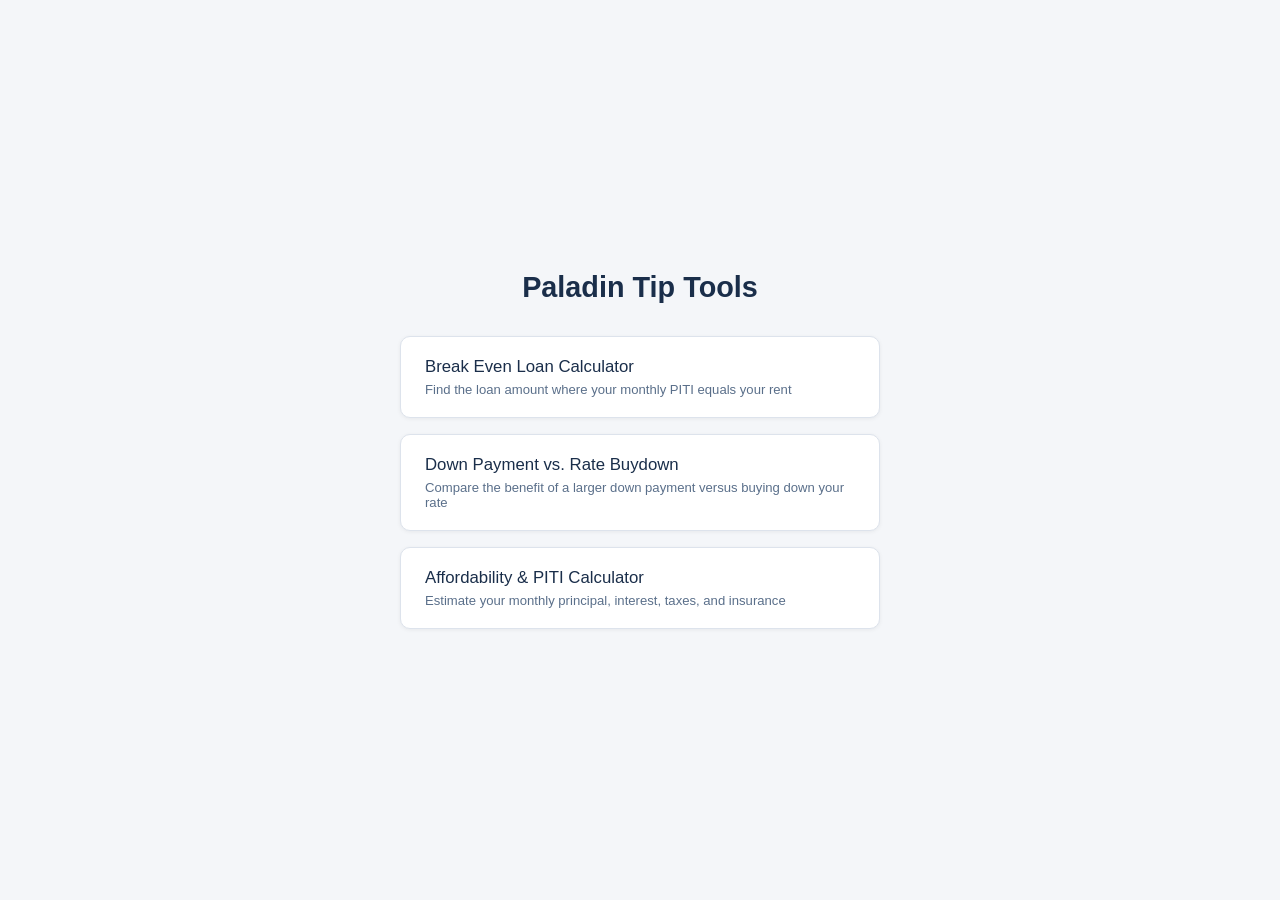
<file: index.html>
<!DOCTYPE html>
<html lang="en">
<head>
  <meta charset="UTF-8" />
  <meta name="viewport" content="width=device-width, initial-scale=1.0" />
  <title>Paladin Tip Tools</title>
  <style>
    * { box-sizing: border-box; margin: 0; padding: 0; }
    body {
      font-family: -apple-system, BlinkMacSystemFont, "Segoe UI", Roboto, sans-serif;
      background: #f4f6f9;
      min-height: 100vh;
      display: flex;
      flex-direction: column;
      align-items: center;
      justify-content: center;
      padding: 2rem;
    }
    h1 {
      font-size: 1.8rem;
      color: #1a2e4a;
      margin-bottom: 2rem;
      text-align: center;
    }
    .tools {
      display: flex;
      flex-direction: column;
      gap: 1rem;
      width: 100%;
      max-width: 480px;
    }
    a.tool-card {
      display: block;
      background: #ffffff;
      border: 1px solid #dde3ec;
      border-radius: 10px;
      padding: 1.25rem 1.5rem;
      text-decoration: none;
      color: #1a2e4a;
      font-size: 1.05rem;
      font-weight: 500;
      box-shadow: 0 1px 4px rgba(0,0,0,0.06);
      transition: background 0.15s, box-shadow 0.15s;
    }
    a.tool-card:hover {
      background: #eef3fb;
      box-shadow: 0 3px 10px rgba(0,0,0,0.1);
    }
    a.tool-card span {
      display: block;
      font-size: 0.82rem;
      color: #5a6f8a;
      font-weight: 400;
      margin-top: 0.3rem;
    }
    #status {
      font-size: 0.85rem;
      color: #5a6f8a;
      margin-top: 1rem;
      text-align: center;
    }
  </style>
</head>
<body>
  <h1>Paladin Tip Tools</h1>
  <nav class="tools" id="tools"></nav>
  <p id="status">Loading tools&hellip;</p>

  <script>
    // Known-file metadata: title + optional description.
    // Add entries here when you want custom descriptions for new files.
    const METADATA = {
      "break-even.html": {
        title: "Break Even Loan Calculator",
        desc:  "Find the loan amount where your monthly PITI equals your rent "
      },
      "down-pay-v-rate-buy.html": {
        title: "Down Payment vs. Rate Buydown",
        desc:  "Compare the benefit of a larger down payment versus buying down your rate"
      },
      "piti.html": {
        title: "Affordability & PITI Calculator",
        desc:  "Estimate your monthly principal, interest, taxes, and insurance"
      }
    };

    // Fallback list used when the API is unreachable.
    const FALLBACK = Object.keys(METADATA);

    // Convert a filename like "my-new-tool.html" → "My New Tool"
    function fileToTitle(filename) {
      return filename
        .replace(/\.html$/i, "")
        .replace(/[-_]+/g, " ")
        .replace(/\b\w/g, c => c.toUpperCase());
    }

    function renderCards(files) {
      const nav = document.getElementById("tools");
      nav.innerHTML = "";
      files.forEach(function(filename) {
        const meta  = METADATA[filename] || {};
        const title = meta.title || fileToTitle(filename);
        const desc  = meta.desc  || "";

        const a = document.createElement("a");
        a.className = "tool-card";
        a.href = filename;
        a.textContent = title;

        if (desc) {
          const s = document.createElement("span");
          s.textContent = desc;
          a.appendChild(s);
        }

        nav.appendChild(a);
      });
      document.getElementById("status").style.display = "none";
    }

    // Fetch the root directory listing via the GitHub Contents API.
    // This works for any public GitHub Pages repo with no authentication.
    fetch("https://api.github.com/repos/paladintip/paladintip.github.io/contents/")
      .then(function(res) {
        if (!res.ok) { throw new Error("API error " + res.status); }
        return res.json();
      })
      .then(function(items) {
        var htmlFiles = items
          .filter(function(item) {
            return item.type === "file" &&
                   /\.html$/i.test(item.name) &&
                   item.name.toLowerCase() !== "index.html";
          })
          .map(function(item) { return item.name; })
          .sort();

        if (htmlFiles.length === 0) {
          document.getElementById("status").textContent = "No tools found.";
          return;
        }
        renderCards(htmlFiles);
      })
      .catch(function() {
        // API unreachable (offline, rate-limited, etc.) — use static fallback.
        renderCards(FALLBACK);
        document.getElementById("status").style.display = "none";
      });
  </script>
</body>
</html>
</file>
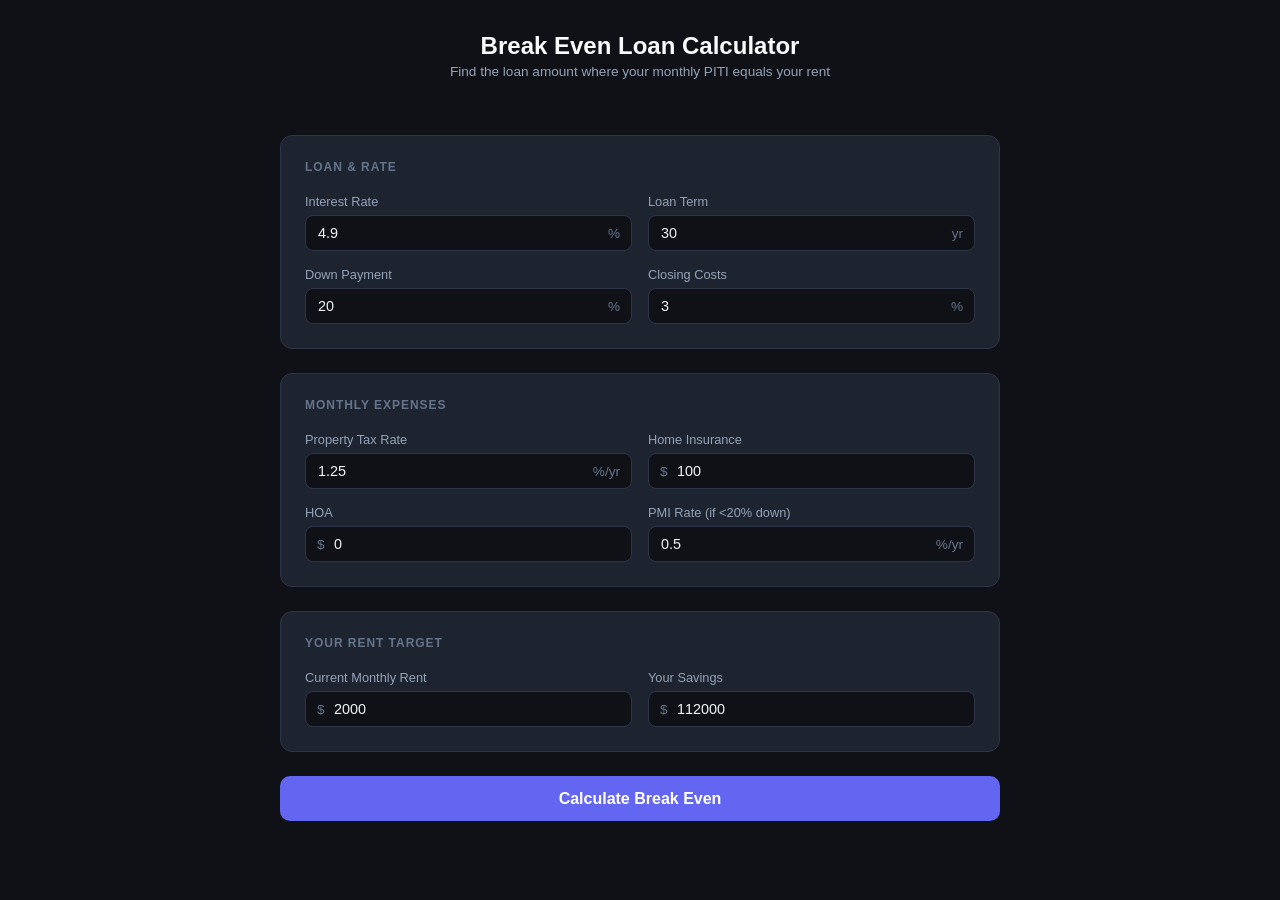
<file: break-even.html>
<!DOCTYPE html>
<html lang="en">
<head>
  <meta charset="UTF-8" />
  <meta name="viewport" content="width=device-width, initial-scale=1.0" />
  <title>Break Even Loan Calculator</title>
  <style>
    * {
      box-sizing: border-box;
      margin: 0;
      padding: 0;
    }

    body {
      font-family: -apple-system, BlinkMacSystemFont, "Segoe UI", Roboto,
        sans-serif;
      background: #0f1117;
      color: #e2e8f0;
      min-height: 100vh;
      padding: 2rem 1rem;
    }

    h1 {
      text-align: center;
      font-size: 1.5rem;
      font-weight: 700;
      color: #f8fafc;
      margin-bottom: 0.25rem;
    }

    .subtitle {
      text-align: center;
      font-size: 0.85rem;
      color: #94a3b8;
      margin-bottom: 2rem;
    }

    .container {
      max-width: 720px;
      margin: 0 auto;
      display: flex;
      flex-direction: column;
      gap: 1.5rem;
    }

    .card {
      background: #1e2330;
      border: 1px solid #2d3448;
      border-radius: 12px;
      padding: 1.5rem;
    }

    .card h2 {
      font-size: 0.75rem;
      font-weight: 600;
      text-transform: uppercase;
      letter-spacing: 0.08em;
      color: #64748b;
      margin-bottom: 1.25rem;
    }

    .grid {
      display: grid;
      grid-template-columns: 1fr 1fr;
      gap: 1rem;
    }

    @media (max-width: 500px) {
      .grid {
        grid-template-columns: 1fr;
      }
    }

    .field {
      display: flex;
      flex-direction: column;
      gap: 0.4rem;
    }

    label {
      font-size: 0.8rem;
      color: #94a3b8;
      font-weight: 500;
    }

    .input-wrap {
      position: relative;
      display: flex;
      align-items: center;
    }

    .prefix,
    .suffix {
      position: absolute;
      font-size: 0.85rem;
      color: #64748b;
      pointer-events: none;
    }

    .prefix {
      left: 0.75rem;
    }

    .suffix {
      right: 0.75rem;
    }

    input[type="number"] {
      width: 100%;
      background: #0f1117;
      border: 1px solid #2d3448;
      border-radius: 8px;
      color: #f1f5f9;
      font-size: 0.9rem;
      padding: 0.55rem 0.75rem;
      outline: none;
      transition: border-color 0.15s;
      -moz-appearance: textfield;
    }

    input[type="number"]::-webkit-inner-spin-button,
    input[type="number"]::-webkit-outer-spin-button {
      -webkit-appearance: none;
    }

    input[type="number"]:focus {
      border-color: #6366f1;
    }

    .has-prefix input {
      padding-left: 1.75rem;
    }

    .has-suffix input {
      padding-right: 2rem;
    }

    button {
      width: 100%;
      background: #6366f1;
      color: #fff;
      border: none;
      border-radius: 10px;
      padding: 0.85rem;
      font-size: 1rem;
      font-weight: 600;
      cursor: pointer;
      transition: background 0.15s;
    }

    button:hover {
      background: #4f46e5;
    }

    .results {
      display: none;
      flex-direction: column;
      gap: 1.5rem;
    }

    .results.visible {
      display: flex;
    }

    .hero {
      display: flex;
      flex-direction: column;
      align-items: center;
      gap: 0.25rem;
      padding: 1.25rem 0 0.5rem;
    }

    .hero-label {
      font-size: 0.8rem;
      color: #64748b;
      text-transform: uppercase;
      letter-spacing: 0.07em;
    }

    .hero-value {
      font-size: 2.6rem;
      font-weight: 800;
      color: #818cf8;
      line-height: 1;
    }

    .hero-sub {
      font-size: 0.85rem;
      color: #94a3b8;
      margin-top: 0.25rem;
    }

    table {
      width: 100%;
      border-collapse: collapse;
      font-size: 0.875rem;
    }

    thead tr {
      border-bottom: 1px solid #2d3448;
    }

    th {
      text-align: left;
      padding: 0.5rem 0.75rem;
      font-size: 0.75rem;
      font-weight: 600;
      text-transform: uppercase;
      letter-spacing: 0.06em;
      color: #64748b;
    }

    td {
      padding: 0.6rem 0.75rem;
      color: #cbd5e1;
      border-bottom: 1px solid #1a1f2e;
    }

    tr:last-child td {
      border-bottom: none;
    }

    td:last-child,
    th:last-child {
      text-align: right;
    }

    .highlight td {
      color: #f8fafc;
      font-weight: 600;
      background: #252b3b;
    }

    .tag {
      display: inline-block;
      font-size: 0.7rem;
      padding: 0.15rem 0.5rem;
      border-radius: 999px;
      font-weight: 600;
      margin-left: 0.4rem;
    }

    .tag-green {
      background: #14532d;
      color: #4ade80;
    }

    .tag-red {
      background: #450a0a;
      color: #f87171;
    }

    .tag-yellow {
      background: #422006;
      color: #fbbf24;
    }

    .note {
      font-size: 0.78rem;
      color: #64748b;
      line-height: 1.6;
      padding-top: 0.5rem;
      border-top: 1px solid #2d3448;
    }

    .piti-bar {
      display: flex;
      height: 10px;
      border-radius: 999px;
      overflow: hidden;
      margin-bottom: 0.75rem;
    }

    .piti-bar div {
      transition: width 0.3s;
    }

    .legend {
      display: flex;
      flex-wrap: wrap;
      gap: 0.75rem;
      font-size: 0.75rem;
      color: #94a3b8;
    }

    .legend-item {
      display: flex;
      align-items: center;
      gap: 0.35rem;
    }

    .dot {
      width: 10px;
      height: 10px;
      border-radius: 50%;
      flex-shrink: 0;
    }
  </style>
</head>
<body>
  <div class="container">
    <div>
      <h1>Break Even Loan Calculator</h1>
      <p class="subtitle">
        Find the loan amount where your monthly PITI equals your rent
      </p>
    </div>

    <div class="card">
      <h2>Loan & Rate</h2>
      <div class="grid">
        <div class="field">
          <label>Interest Rate</label>
          <div class="input-wrap has-suffix">
            <input type="number" id="rate" value="4.9" step="0.1" min="0" />
            <span class="suffix">%</span>
          </div>
        </div>
        <div class="field">
          <label>Loan Term</label>
          <div class="input-wrap has-suffix">
            <input type="number" id="term" value="30" step="1" min="1" />
            <span class="suffix">yr</span>
          </div>
        </div>
        <div class="field">
          <label>Down Payment</label>
          <div class="input-wrap has-suffix">
            <input type="number" id="down" value="20" step="1" min="0" max="99" />
            <span class="suffix">%</span>
          </div>
        </div>
        <div class="field">
          <label>Closing Costs</label>
          <div class="input-wrap has-suffix">
            <input type="number" id="closing" value="3" step="0.1" min="0" />
            <span class="suffix">%</span>
          </div>
        </div>
      </div>
    </div>

    <div class="card">
      <h2>Monthly Expenses</h2>
      <div class="grid">
        <div class="field">
          <label>Property Tax Rate</label>
          <div class="input-wrap has-suffix">
            <input type="number" id="taxRate" value="1.25" step="0.05" min="0" />
            <span class="suffix">%/yr</span>
          </div>
        </div>
        <div class="field">
          <label>Home Insurance</label>
          <div class="input-wrap has-prefix">
            <span class="prefix">$</span>
            <input type="number" id="insurance" value="100" step="10" min="0" />
          </div>
        </div>
        <div class="field">
          <label>HOA</label>
          <div class="input-wrap has-prefix">
            <span class="prefix">$</span>
            <input type="number" id="hoa" value="0" step="10" min="0" />
          </div>
        </div>
        <div class="field">
          <label>PMI Rate (if &lt;20% down)</label>
          <div class="input-wrap has-suffix">
            <input type="number" id="pmi" value="0.5" step="0.05" min="0" />
            <span class="suffix">%/yr</span>
          </div>
        </div>
      </div>
    </div>

    <div class="card">
      <h2>Your Rent Target</h2>
      <div class="grid">
        <div class="field">
          <label>Current Monthly Rent</label>
          <div class="input-wrap has-prefix">
            <span class="prefix">$</span>
            <input type="number" id="rent" value="2000" step="50" min="0" />
          </div>
        </div>
        <div class="field">
          <label>Your Savings</label>
          <div class="input-wrap has-prefix">
            <span class="prefix">$</span>
            <input type="number" id="savings" value="112000" step="1000" min="0" />
          </div>
        </div>
      </div>
    </div>

    <button onclick="calculate()">Calculate Break Even</button>

    <div class="results" id="results">
      <div class="card">
        <div class="hero">
          <span class="hero-label">Break Even Loan Amount</span>
          <span class="hero-value" id="heroLoan">—</span>
          <span class="hero-sub" id="heroSub">—</span>
        </div>
      </div>

      <div class="card">
        <h2>PITI Breakdown</h2>
        <div class="piti-bar" id="pitiBar"></div>
        <div class="legend" id="pitiLegend"></div>
        <br />
        <table>
          <thead>
            <tr>
              <th>Component</th>
              <th>Monthly</th>
            </tr>
          </thead>
          <tbody id="pitiTable"></tbody>
        </table>
      </div>

      <div class="card">
        <h2>Home Price Scenarios</h2>
        <table>
          <thead>
            <tr>
              <th>Down %</th>
              <th>Home Price</th>
              <th>Down Payment</th>
              <th>Cash to Close</th>
            </tr>
          </thead>
          <tbody id="scenarioTable"></tbody>
        </table>
      </div>

      <div class="card">
        <h2>Cash Position</h2>
        <table>
          <tbody id="cashTable"></tbody>
        </table>
      </div>

      <div class="card">
        <p class="note" id="noteText"></p>
      </div>
    </div>
  </div>

  <script>
    function fmt(n) {
      return "$" + Math.round(n).toLocaleString();
    }

    function fmtPct(n) {
      return n.toFixed(2) + "%";
    }

    function calcPI(loan, annualRate, termYears) {
      const r = annualRate / 100 / 12;
      const n = termYears * 12;
      if (r === 0) return loan / n;
      return (loan * (r * Math.pow(1 + r, n))) / (Math.pow(1 + r, n) - 1);
    }

    // Given target P&I, solve for loan amount
    function loanFromPI(targetPI, annualRate, termYears) {
      const r = annualRate / 100 / 12;
      const n = termYears * 12;
      if (r === 0) return targetPI * n;
      return (targetPI * (Math.pow(1 + r, n) - 1)) / (r * Math.pow(1 + r, n));
    }

    function calculate() {
      const rate = parseFloat(document.getElementById("rate").value);
      const term = parseFloat(document.getElementById("term").value);
      const downPct = parseFloat(document.getElementById("down").value) / 100;
      const closingPct = parseFloat(document.getElementById("closing").value) / 100;
      const taxRate = parseFloat(document.getElementById("taxRate").value) / 100;
      const insurance = parseFloat(document.getElementById("insurance").value);
      const hoa = parseFloat(document.getElementById("hoa").value);
      const pmiRate = parseFloat(document.getElementById("pmi").value) / 100;
      const rent = parseFloat(document.getElementById("rent").value);
      const userSavings = parseFloat(document.getElementById("savings").value);

      // Fixed monthly costs not dependent on loan
      const fixedMonthly = insurance + hoa;

      // We need to solve for loan amount L such that:
      // PI(L) + taxRate*homePrice/12 + fixedMonthly + PMI(L) = rent
      // homePrice = L / (1 - downPct)
      // PMI applies if downPct < 0.20

      // Tax per month = taxRate * homePrice / 12 = taxRate * L / ((1-downPct)*12)
      // PMI per month = pmiRate * L / 12  (if downPct < 0.20)

      // PI(L) = L * piFactor
      const r = rate / 100 / 12;
      const n = term * 12;
      const piFactor =
        r === 0 ? 1 / n : (r * Math.pow(1 + r, n)) / (Math.pow(1 + r, n) - 1);

      const taxFactor = taxRate / ((1 - downPct) * 12);
      const pmiFactor = downPct < 0.2 ? pmiRate / 12 : 0;

      // rent = L * (piFactor + taxFactor + pmiFactor) + fixedMonthly
      const totalLoanFactor = piFactor + taxFactor + pmiFactor;
      const targetForLoan = rent - fixedMonthly;

      if (targetForLoan <= 0) {
        alert(
          "Your fixed monthly costs (insurance + HOA) already exceed or equal rent. No loan possible."
        );
        return;
      }

      const loan = targetForLoan / totalLoanFactor;
      const homePrice = loan / (1 - downPct);

      const piPayment = loan * piFactor;
      const taxPayment = (homePrice * taxRate) / 12;
      const pmiPayment = pmiFactor * loan;
      const total = piPayment + taxPayment + insurance + hoa + pmiPayment;

      const downPayment = homePrice * downPct;
      const closingCosts = homePrice * closingPct;
      const cashToClose = downPayment + closingCosts;
      const cashAfter = userSavings - cashToClose;

      // Scenarios table: 5%, 10%, 15%, 20%, 25%
      const downOptions = [0.05, 0.1, 0.15, 0.2, 0.25];

      // Render hero
      document.getElementById("heroLoan").textContent = fmt(loan);
      document.getElementById("heroSub").textContent =
        `Home price: ${fmt(homePrice)} · ${fmtPct(downPct * 100)} down · ${fmtPct(rate)} / ${term}yr`;

      // PITI bar
      const colors = {
        "Principal & Interest": "#6366f1",
        "Property Tax": "#22d3ee",
        "Home Insurance": "#34d399",
        PMI: "#f59e0b",
        HOA: "#a78bfa",
      };

      const components = [
        { label: "Principal & Interest", value: piPayment },
        { label: "Property Tax", value: taxPayment },
        { label: "Home Insurance", value: insurance },
        ...(pmiPayment > 0 ? [{ label: "PMI", value: pmiPayment }] : []),
        ...(hoa > 0 ? [{ label: "HOA", value: hoa }] : []),
      ];

      const bar = document.getElementById("pitiBar");
      bar.innerHTML = components
        .map(
          (c) =>
            `<div style="width:${((c.value / total) * 100).toFixed(1)}%;background:${colors[c.label]}"></div>`
        )
        .join("");

      const legend = document.getElementById("pitiLegend");
      legend.innerHTML = components
        .map(
          (c) =>
            `<div class="legend-item"><div class="dot" style="background:${colors[c.label]}"></div>${c.label}</div>`
        )
        .join("");

      // PITI table
      const pitiBody = document.getElementById("pitiTable");
      pitiBody.innerHTML =
        components
          .map(
            (c) =>
              `<tr><td>${c.label}</td><td>${fmt(c.value)}</td></tr>`
          )
          .join("") +
        `<tr class="highlight"><td>Total Monthly</td><td>${fmt(total)}</td></tr>`;

      // Scenarios
      const scenBody = document.getElementById("scenarioTable");
      scenBody.innerHTML = downOptions
        .map((d) => {
          const hp = loan / (1 - d);
          const dp = hp * d;
          const cc = hp * closingPct;
          const ctc = dp + cc;
          const isSelected = Math.abs(d - downPct) < 0.001;
          return `<tr class="${isSelected ? "highlight" : ""}">
          <td>${(d * 100).toFixed(0)}%${isSelected ? ' <span class="tag tag-green">selected</span>' : ""}</td>
          <td>${fmt(hp)}</td>
          <td>${fmt(dp)}</td>
          <td>${fmt(ctc)}</td>
        </tr>`;
        })
        .join("");

      // Cash
      const cashBody = document.getElementById("cashTable");
      const cashTag =
        cashAfter >= 0
          ? `<span class="tag tag-green">+${fmt(cashAfter)} left</span>`
          : `<span class="tag tag-red">${fmt(Math.abs(cashAfter))} short</span>`;

      cashBody.innerHTML = `
        <tr><td>Your Savings</td><td>${fmt(userSavings)}</td></tr>
        <tr><td>Down Payment</td><td>−${fmt(downPayment)}</td></tr>
        <tr><td>Closing Costs (est.)</td><td>−${fmt(closingCosts)}</td></tr>
        <tr><td>Cash to Close</td><td>${fmt(cashToClose)}</td></tr>
        <tr class="highlight"><td>Cash After Close</td><td>${cashTag}</td></tr>
      `;

      // Note
      const pmiNote =
        downPct < 0.2
          ? `PMI of ${fmtPct(pmiRate * 100)}/yr is included because your down payment is below 20%.`
          : `No PMI — your down payment is ≥20%.`;

      document.getElementById("noteText").textContent =
        `This loan amount (${fmt(loan)}) produces a total PITI of ${fmt(total)}/mo, matching your ${fmt(rent)}/mo rent target. ` +
        `The corresponding home price is ${fmt(homePrice)} at ${(downPct * 100).toFixed(0)}% down. ` +
        pmiNote;

      document.getElementById("results").classList.add("visible");
      document.getElementById("results").scrollIntoView({ behavior: "smooth" });
    }
  </script>
  <script src="form-state-url.js"></script>
</body>
</html>
</file>
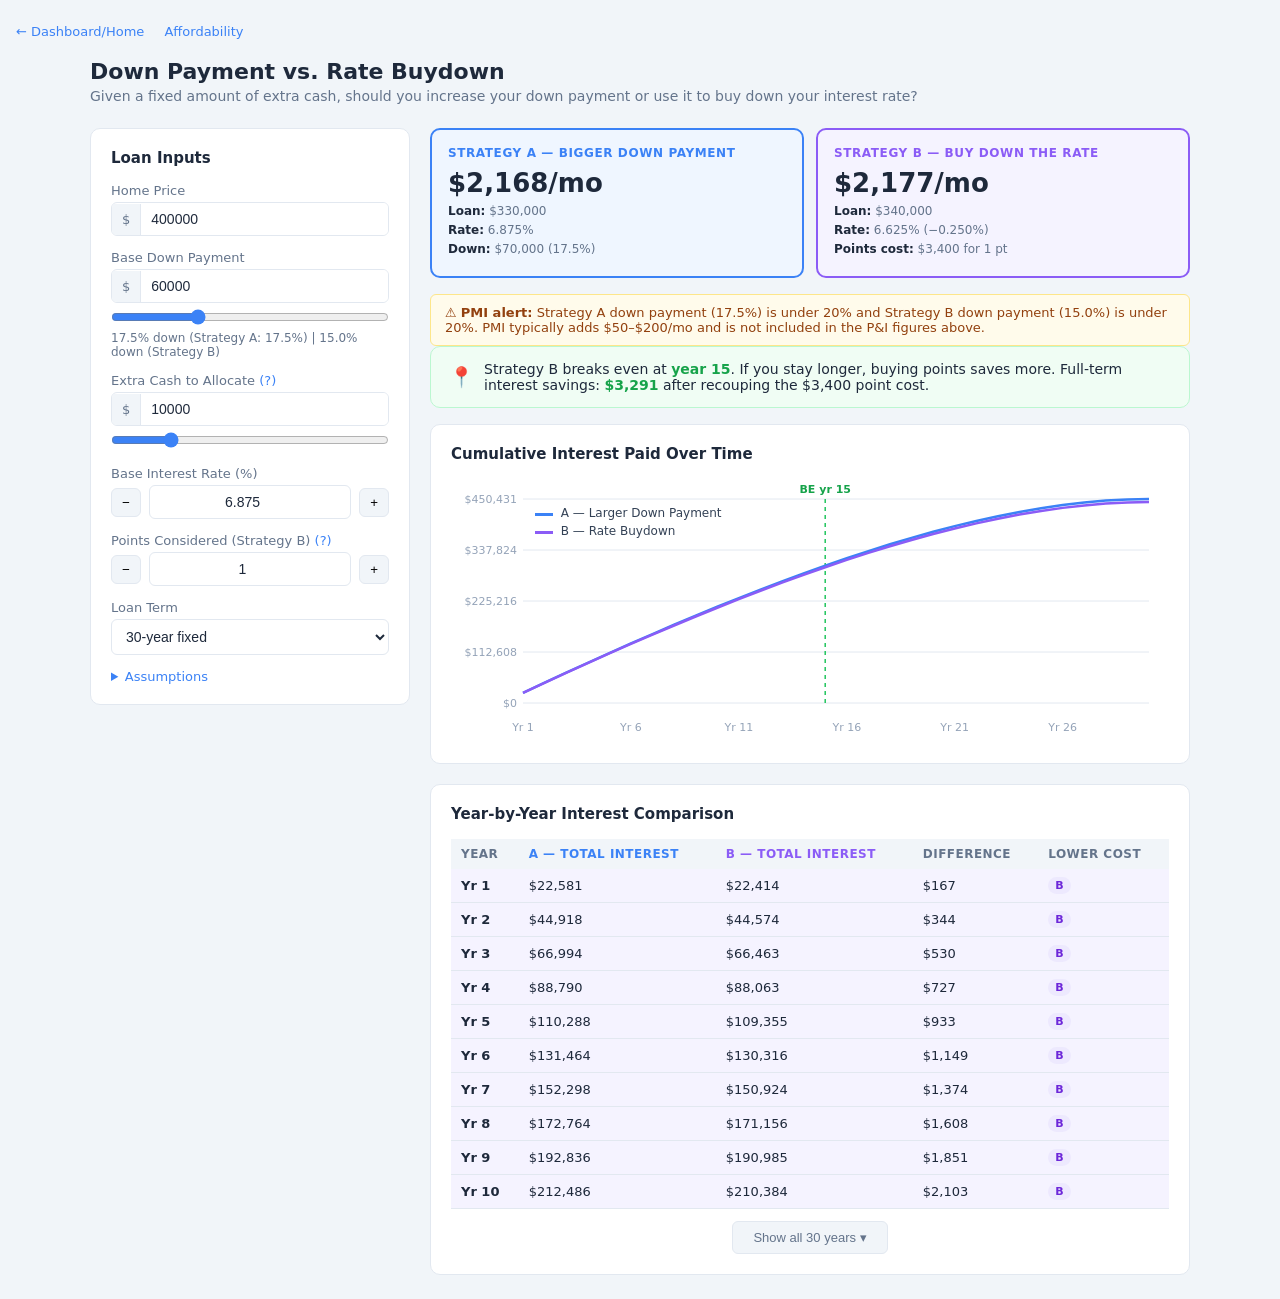
<file: down-pay-v-rate-buy.html>
<!DOCTYPE html>
<html lang="en">
<head>
<meta charset="UTF-8" />
<meta name="viewport" content="width=device-width, initial-scale=1.0" />
<title>Down Payment vs. Rate Buydown</title>
<style>
  :root {
    --primary: #3b82f6;
    --surface: #ffffff;
    --bg: #f1f5f9;
    --border: #e2e8f0;
    --text: #1e293b;
    --muted: #64748b;
    --green: #22c55e;
    --yellow: #f59e0b;
    --red: #ef4444;
    --radius: 10px;
  }
  * { box-sizing: border-box; margin: 0; padding: 0; }
  body {
    font-family: system-ui, sans-serif;
    background: var(--bg);
    color: var(--text);
    font-size: 15px;
    padding: 24px 16px;
  }
  nav {
    font-size: 13px;
    margin-bottom: 20px;
    color: var(--muted);
  }
  nav a { color: var(--primary); text-decoration: none; margin-right: 16px; }
  h1 { font-size: 22px; font-weight: 700; margin-bottom: 4px; }
  .subtitle { color: var(--muted); font-size: 14px; margin-bottom: 24px; }
  .layout {
    display: grid;
    grid-template-columns: 320px 1fr;
    gap: 20px;
    max-width: 1100px;
    margin: 0 auto;
  }
  .card {
    background: var(--surface);
    border: 1px solid var(--border);
    border-radius: var(--radius);
    padding: 20px;
  }
  .card h2 { font-size: 15px; font-weight: 600; margin-bottom: 16px; }
  .field { margin-bottom: 14px; }
  .field label {
    display: block;
    font-size: 13px;
    font-weight: 500;
    color: var(--muted);
    margin-bottom: 4px;
  }
  .field-row { display: flex; gap: 8px; align-items: center; }
  input[type="number"], select {
    width: 100%;
    padding: 8px 10px;
    border: 1px solid var(--border);
    border-radius: 6px;
    font-size: 14px;
    color: var(--text);
    background: var(--surface);
  }
  input[type="range"] { width: 100%; accent-color: var(--primary); }
  .input-prefix {
    display: flex;
    align-items: center;
    border: 1px solid var(--border);
    border-radius: 6px;
    overflow: hidden;
    width: 100%;
  }
  .input-prefix span {
    padding: 8px 10px;
    background: var(--bg);
    color: var(--muted);
    font-size: 13px;
    border-right: 1px solid var(--border);
  }
  .input-prefix input {
    border: none;
    border-radius: 0;
    flex: 1;
    min-width: 0;
  }
  .summary-cards {
    display: grid;
    grid-template-columns: 1fr 1fr;
    gap: 12px;
    margin-bottom: 16px;
  }
  .strat-card {
    border-radius: var(--radius);
    padding: 16px;
    border: 2px solid var(--border);
  }
  .strat-card.a { border-color: #3b82f6; background: #eff6ff; }
  .strat-card.b { border-color: #8b5cf6; background: #f5f3ff; }
  .strat-card .label {
    font-size: 12px;
    font-weight: 600;
    text-transform: uppercase;
    letter-spacing: .05em;
    margin-bottom: 8px;
  }
  .strat-card.a .label { color: #3b82f6; }
  .strat-card.b .label { color: #8b5cf6; }
  .strat-card .payment {
    font-size: 26px;
    font-weight: 700;
    margin-bottom: 4px;
  }
  .strat-card .detail { font-size: 12px; color: var(--muted); line-height: 1.6; }
  .strat-card .detail strong { color: var(--text); }
  .breakeven-banner {
    background: #f0fdf4;
    border: 1px solid #bbf7d0;
    border-radius: var(--radius);
    padding: 14px 18px;
    margin-bottom: 16px;
    font-size: 14px;
    display: flex;
    align-items: center;
    gap: 10px;
  }
  .breakeven-banner .icon { font-size: 20px; }
  .breakeven-banner strong { color: #16a34a; }
  canvas { width: 100%; border-radius: 8px; }
  details { margin-top: 12px; }
  details summary {
    cursor: pointer;
    font-size: 13px;
    color: var(--primary);
    font-weight: 500;
    user-select: none;
  }
  details .inner { padding-top: 12px; }
  table {
    width: 100%;
    border-collapse: collapse;
    font-size: 13px;
    margin-top: 16px;
  }
  th {
    text-align: left;
    padding: 8px 10px;
    background: var(--bg);
    font-weight: 600;
    font-size: 12px;
    color: var(--muted);
    text-transform: uppercase;
    letter-spacing: .04em;
  }
  td { padding: 8px 10px; border-bottom: 1px solid var(--border); }
  tr.winner-a td { background: #eff6ff; }
  tr.winner-b td { background: #f5f3ff; }
  tr.breakeven td { background: #f0fdf4; font-weight: 600; }
  .badge {
    display: inline-block;
    font-size: 11px;
    font-weight: 600;
    padding: 2px 7px;
    border-radius: 20px;
    text-transform: uppercase;
  }
  .badge.a { background: #dbeafe; color: #1d4ed8; }
  .badge.b { background: #ede9fe; color: #6d28d9; }
  .badge.tie { background: #fef9c3; color: #854d0e; }
  .show-all-btn {
    display: block;
    margin: 12px auto 0;
    padding: 8px 20px;
    background: var(--bg);
    border: 1px solid var(--border);
    border-radius: 6px;
    font-size: 13px;
    cursor: pointer;
    color: var(--muted);
  }
  .pmi-warning {
    background: #fffbeb;
    border: 1px solid #fde68a;
    border-radius: 6px;
    padding: 10px 14px;
    font-size: 13px;
    color: #92400e;
    margin-top: 8px;
  }
  @media (max-width: 720px) {
    .layout { grid-template-columns: 1fr; }
    .summary-cards { grid-template-columns: 1fr; }
  }
  @media print {
    nav, details summary, .show-all-btn { display: none; }
    body { background: white; padding: 0; }
    .layout { grid-template-columns: 1fr; }
    table tbody tr { display: table-row !important; }
  }
</style>
</head>
<body>

<nav>
  <a href="index.html">← Dashboard/Home</a>
  <a href="piti.html">Affordability</a>
</nav>

<div style="max-width:1100px;margin:0 auto">
  <h1>Down Payment vs. Rate Buydown</h1>
  <p class="subtitle">
    Given a fixed amount of extra cash, should you increase your down payment
    or use it to buy down your interest rate?
  </p>
</div>

<div class="layout">

  <!-- INPUTS -->
  <div>
    <div class="card">
      <h2>Loan Inputs</h2>

      <div class="field">
        <label>Home Price</label>
        <div class="input-prefix"><span>$</span>
          <input type="number" id="price" value="400000" min="50000" step="5000" />
        </div>
      </div>

      <div class="field">
        <label>Base Down Payment</label>
        <div class="input-prefix"><span>$</span>
          <input type="number" id="basedp" value="60000" min="0" step="1000" />
        </div>
        <input type="range" id="basedp_range" min="0" max="200000" step="1000" value="60000" style="margin-top:6px" />
        <div style="font-size:12px;color:var(--muted);margin-top:2px" id="basedp_pct"></div>
      </div>

      <div class="field">
        <label>Extra Cash to Allocate
          <span title="This is the amount you are deciding how to use — add to down payment OR buy points." style="cursor:help;color:var(--primary)"> (?)</span>
        </label>
        <div class="input-prefix"><span>$</span>
          <input type="number" id="extra" value="10000" min="0" step="500" />
        </div>
        <input type="range" id="extra_range" min="0" max="50000" step="500" value="10000" style="margin-top:6px" />
      </div>

      <div class="field">
        <label>Base Interest Rate (%)</label>
        <div class="field-row">
          <button onclick="adj('rate',-0.125)" style="padding:6px 10px;border:1px solid var(--border);border-radius:6px;cursor:pointer;background:var(--bg)">−</button>
          <input type="number" id="rate" value="6.875" min="1" max="15" step="0.125" style="text-align:center" />
          <button onclick="adj('rate',0.125)" style="padding:6px 10px;border:1px solid var(--border);border-radius:6px;cursor:pointer;background:var(--bg)">+</button>
        </div>
      </div>

      <div class="field">
        <label>Points Considered (Strategy B)
          <span title="Number of discount points to purchase with the extra cash. 1 point = 1% of loan amount." style="cursor:help;color:var(--primary)"> (?)</span>
        </label>
        <div class="field-row">
          <button onclick="adj('points',-0.25)" style="padding:6px 10px;border:1px solid var(--border);border-radius:6px;cursor:pointer;background:var(--bg)">−</button>
          <input type="number" id="points" value="1" min="0" max="4" step="0.25" style="text-align:center" />
          <button onclick="adj('points',0.25)" style="padding:6px 10px;border:1px solid var(--border);border-radius:6px;cursor:pointer;background:var(--bg)">+</button>
        </div>
      </div>

      <div class="field">
        <label>Loan Term</label>
        <select id="term">
          <option value="30">30-year fixed</option>
          <option value="20">20-year fixed</option>
          <option value="15">15-year fixed</option>
        </select>
      </div>

      <details>
        <summary>Assumptions</summary>
        <div class="inner">
          <div class="field">
            <label>Rate reduction per point (%)</label>
            <input type="number" id="rate_per_point" value="0.25" min="0.1" max="0.5" step="0.05" />
          </div>
          <div style="font-size:12px;color:var(--muted);line-height:1.6">
            Cost of 1 point = 1% of the <em>loan amount</em> for Strategy B.<br/>
            Points are calculated from your extra cash budget automatically.
          </div>
        </div>
      </details>
    </div>
  </div>

  <!-- RESULTS -->
  <div>

    <div class="summary-cards">
      <div class="strat-card a">
        <div class="label">Strategy A — Bigger Down Payment</div>
        <div class="payment" id="a_payment">—</div>
        <div class="detail" id="a_detail">—</div>
      </div>
      <div class="strat-card b">
        <div class="label">Strategy B — Buy Down the Rate</div>
        <div class="payment" id="b_payment">—</div>
        <div class="detail" id="b_detail">—</div>
      </div>
    </div>

    <div id="pmi_warning" class="pmi-warning" style="display:none">
      ⚠️ <strong>PMI alert:</strong> <span id="pmi_msg"></span>
      PMI typically adds $50–$200/mo and is not included in the P&I figures above.
    </div>

    <div class="breakeven-banner" id="breakeven_banner">
      <span class="icon">📍</span>
      <div id="breakeven_text">Calculating…</div>
    </div>

    <div class="card">
      <h2>Cumulative Interest Paid Over Time</h2>
      <canvas id="chart" height="260"></canvas>
    </div>

    <div class="card" style="margin-top:20px">
      <h2>Year-by-Year Interest Comparison</h2>
      <table>
        <thead>
          <tr>
            <th>Year</th>
            <th style="color:#3b82f6">A — Total Interest</th>
            <th style="color:#8b5cf6">B — Total Interest</th>
            <th>Difference</th>
            <th>Lower Cost</th>
          </tr>
        </thead>
        <tbody id="table_body"></tbody>
      </table>
      <button class="show-all-btn" id="show_all_btn" onclick="toggleTable()">Show all years ▾</button>
    </div>

  </div>
</div>

<script>
  const $ = id => document.getElementById(id);
  let showAll = false;
  let tableData = [];

  function adj(id, delta) {
    const el = $(id);
    el.value = Math.round((parseFloat(el.value) + delta) * 1000) / 1000;
    calc();
  }

  function fmt(n) {
    return '$' + Math.round(n).toLocaleString();
  }

  function pmt(principal, annualRate, months) {
    if (annualRate === 0) return principal / months;
    const r = annualRate / 100 / 12;
    return principal * r * Math.pow(1 + r, months) / (Math.pow(1 + r, months) - 1);
  }

  // Returns array of {year, totalInterest} for each year 1..termYears
  function buildSchedule(principal, annualRate, termYears) {
    const months = termYears * 12;
    const payment = pmt(principal, annualRate, months);
    const r = annualRate / 100 / 12;
    let balance = principal;
    let cumInterest = 0;
    const result = [];
    for (let m = 1; m <= months; m++) {
      const interestPaid = balance * r;
      const principalPaid = payment - interestPaid;
      cumInterest += interestPaid;
      balance -= principalPaid;
      if (m % 12 === 0) result.push({ year: m / 12, totalInterest: cumInterest });
    }
    return result;
  }

  function calc() {
    const price = parseFloat($('price').value) || 0;
    const basedp = parseFloat($('basedp').value) || 0;
    const extra = parseFloat($('extra').value) || 0;
    const baseRate = parseFloat($('rate').value) || 0;
    const points = parseFloat($('points').value) || 0;
    const term = parseInt($('term').value) || 30;
    const ratePerPoint = parseFloat($('rate_per_point').value) || 0.25;

    // Strategy A: bigger down payment
    const dpA = basedp + extra;
    const loanA = Math.max(0, price - dpA);
    const rateA = baseRate;

    // Strategy B: buy down rate with extra cash
    // Cost of points = points * 1% of loan B's amount
    // loanB = price - basedp
    const loanB_base = Math.max(0, price - basedp);
    // points budget: use extra cash as the budget for points
    // points affordable = extra / (1% of loanB_base)
    // but user chose # of points directly, so cost = points * 0.01 * loanB_base
    const pointsCost = points * 0.01 * loanB_base;
    const rateB = Math.max(0.5, baseRate - points * ratePerPoint);
    const loanB = loanB_base; // down payment stays at basedp

    // Update range sync
    $('basedp_range').value = basedp;
    $('extra_range').value = extra;
    $('basedp_pct').textContent =
      price > 0 ? `${((dpA / price) * 100).toFixed(1)}% down (Strategy A: ${(dpA/price*100).toFixed(1)}%)  |  ${(basedp/price*100).toFixed(1)}% down (Strategy B)` : '';

    const payA = pmt(loanA, rateA, term * 12);
    const payB = pmt(loanB, rateB, term * 12);

    $('a_payment').textContent = fmt(payA) + '/mo';
    $('a_detail').innerHTML =
      `<strong>Loan:</strong> ${fmt(loanA)}<br>` +
      `<strong>Rate:</strong> ${rateA.toFixed(3)}%<br>` +
      `<strong>Down:</strong> ${fmt(dpA)} (${(dpA/price*100).toFixed(1)}%)`;

    $('b_payment').textContent = fmt(payB) + '/mo';
    $('b_detail').innerHTML =
      `<strong>Loan:</strong> ${fmt(loanB)}<br>` +
      `<strong>Rate:</strong> ${rateB.toFixed(3)}% (−${(points * ratePerPoint).toFixed(3)}%)<br>` +
      `<strong>Points cost:</strong> ${fmt(pointsCost)} for ${points} pt${points !== 1 ? 's' : ''}`;

    // PMI check (rough: <20% down)
    const pmiWarning = $('pmi_warning');
    const pmiMsg = $('pmi_msg');
    const pmiA = dpA / price < 0.20;
    const pmiB = basedp / price < 0.20;
    if (pmiA || pmiB) {
      pmiWarning.style.display = 'block';
      const msgs = [];
      if (pmiA) msgs.push(`Strategy A down payment (${(dpA/price*100).toFixed(1)}%) is under 20%`);
      if (pmiB) msgs.push(`Strategy B down payment (${(basedp/price*100).toFixed(1)}%) is under 20%`);
      pmiMsg.textContent = msgs.join(' and ') + '. ';
    } else {
      pmiWarning.style.display = 'none';
    }

    // Build schedules
    const schedA = buildSchedule(loanA, rateA, term);
    const schedB = buildSchedule(loanB, rateB, term);
    tableData = schedA.map((row, i) => ({
      year: row.year,
      intA: row.totalInterest,
      intB: schedB[i].totalInterest,
    }));

    // Break-even
    let beYear = null;
    // B starts with buying points (sunk cost = pointsCost)
    // A starts with more equity
    // We find when cumulative interest saving of B = pointsCost
    // i.e. intA - intB >= pointsCost
    for (let i = 0; i < tableData.length; i++) {
      if (tableData[i].intA - tableData[i].intB >= pointsCost) {
        beYear = tableData[i].year;
        break;
      }
    }

    const banner = $('breakeven_banner');
    const beText = $('breakeven_text');
    if (points === 0) {
      banner.style.background = '#f8fafc';
      banner.style.borderColor = '#e2e8f0';
      beText.innerHTML = 'Enter points to compare strategies.';
    } else if (!beYear) {
      banner.style.background = '#fef2f2';
      banner.style.borderColor = '#fecaca';
      beText.innerHTML = `Strategy B <strong>never breaks even</strong> within the ${term}-year term. The rate reduction doesn't offset the cost of points for this loan.`;
    } else {
      const totalSavingFullTerm = tableData[term - 1].intA - tableData[term - 1].intB;
      banner.style.background = '#f0fdf4';
      banner.style.borderColor = '#bbf7d0';
      beText.innerHTML =
        `Strategy B breaks even at <strong>year ${beYear}</strong>. ` +
        `If you stay longer, buying points saves more. ` +
        `Full-term interest savings: <strong>${fmt(totalSavingFullTerm - pointsCost)}</strong> after recouping the ${fmt(pointsCost)} point cost.`;
    }

    renderTable();
    renderChart(schedA, schedB, beYear, pointsCost);

    // Persist
    try {
      localStorage.setItem('hvp_pvd_inputs', JSON.stringify({
        price, basedp, extra, baseRate, points, term, ratePerPoint
      }));
    } catch(e) {}
  }

  function renderTable() {
    const tbody = $('table_body');
    const rows = showAll ? tableData : tableData.slice(0, 10);
    const beYear = (() => {
      const points = parseFloat($('points').value) || 0;
      const basedp = parseFloat($('basedp').value) || 0;
      const price = parseFloat($('price').value) || 1;
      const loanB = Math.max(0, price - basedp);
      const pointsCost = points * 0.01 * loanB;
      for (let r of tableData) {
        if (r.intA - r.intB >= pointsCost) return r.year;
      }
      return null;
    })();

    tbody.innerHTML = rows.map(r => {
      const diff = Math.abs(r.intA - r.intB);
      const aWins = r.intA < r.intB;
      const tie = Math.abs(r.intA - r.intB) < 1;
      const be = r.year === beYear;
      const cls = be ? 'breakeven' : aWins ? 'winner-a' : 'winner-b';
      const badge = tie ? '<span class="badge tie">Tie</span>'
        : aWins ? '<span class="badge a">A</span>'
        : '<span class="badge b">B</span>';
      return `<tr class="${cls}">
        <td><strong>Yr ${r.year}</strong>${be ? ' ✓ break-even' : ''}</td>
        <td>${fmt(r.intA)}</td>
        <td>${fmt(r.intB)}</td>
        <td>${fmt(diff)}</td>
        <td>${badge}</td>
      </tr>`;
    }).join('');

    $('show_all_btn').style.display = tableData.length > 10 ? 'block' : 'none';
    $('show_all_btn').textContent = showAll
      ? 'Show fewer years ▴'
      : `Show all ${tableData.length} years ▾`;
  }

  function toggleTable() {
    showAll = !showAll;
    renderTable();
  }

  function renderChart(schedA, schedB, beYear, pointsCost) {
    const canvas = $('chart');
    const dpr = window.devicePixelRatio || 1;
    const W = canvas.parentElement.clientWidth - 40;
    const H = 260;
    canvas.width = W * dpr;
    canvas.height = H * dpr;
    canvas.style.width = W + 'px';
    canvas.style.height = H + 'px';
    const ctx = canvas.getContext('2d');
    ctx.scale(dpr, dpr);

    const pad = { top: 20, right: 20, bottom: 36, left: 72 };
    const w = W - pad.left - pad.right;
    const h = H - pad.top - pad.bottom;

    const maxY = Math.max(...schedA.map(r => r.totalInterest), ...schedB.map(r => r.totalInterest));
    const years = schedA.length;

    function xp(year) { return pad.left + (year - 1) / (years - 1) * w; }
    function yp(val)  { return pad.top + (1 - val / maxY) * h; }

    ctx.clearRect(0, 0, W, H);

    // Grid lines
    ctx.strokeStyle = '#e2e8f0';
    ctx.lineWidth = 1;
    for (let i = 0; i <= 4; i++) {
      const y = pad.top + (i / 4) * h;
      ctx.beginPath(); ctx.moveTo(pad.left, y); ctx.lineTo(pad.left + w, y); ctx.stroke();
      const label = fmt(maxY * (1 - i / 4));
      ctx.fillStyle = '#94a3b8';
      ctx.font = '11px system-ui';
      ctx.textAlign = 'right';
      ctx.fillText(label, pad.left - 6, y + 4);
    }

    // Year labels
    const step = years <= 15 ? 1 : years <= 20 ? 2 : 5;
    ctx.fillStyle = '#94a3b8'; ctx.font = '11px system-ui'; ctx.textAlign = 'center';
    for (let y = 1; y <= years; y += step) {
      ctx.fillText('Yr ' + y, xp(y), H - 8);
    }

    // Break-even vertical line
    if (beYear) {
      ctx.strokeStyle = '#22c55e';
      ctx.lineWidth = 1.5;
      ctx.setLineDash([4, 4]);
      ctx.beginPath();
      ctx.moveTo(xp(beYear), pad.top);
      ctx.lineTo(xp(beYear), pad.top + h);
      ctx.stroke();
      ctx.setLineDash([]);
      ctx.fillStyle = '#16a34a';
      ctx.font = 'bold 11px system-ui';
      ctx.textAlign = 'center';
      ctx.fillText('BE yr ' + beYear, xp(beYear), pad.top - 6);
    }

    // Strategy A line
    ctx.strokeStyle = '#3b82f6';
    ctx.lineWidth = 2.5;
    ctx.beginPath();
    schedA.forEach((r, i) => {
      i === 0 ? ctx.moveTo(xp(r.year), yp(r.totalInterest))
              : ctx.lineTo(xp(r.year), yp(r.totalInterest));
    });
    ctx.stroke();

    // Strategy B line
    ctx.strokeStyle = '#8b5cf6';
    ctx.lineWidth = 2.5;
    ctx.beginPath();
    schedB.forEach((r, i) => {
      i === 0 ? ctx.moveTo(xp(r.year), yp(r.totalInterest))
              : ctx.lineTo(xp(r.year), yp(r.totalInterest));
    });
    ctx.stroke();

    // Legend
    const lx = pad.left + 12;
    const ly = pad.top + 14;
    [[' A — Larger Down Payment', '#3b82f6'], [' B — Rate Buydown', '#8b5cf6']].forEach(([label, color], i) => {
      ctx.fillStyle = color;
      ctx.fillRect(lx, ly + i * 18, 18, 3);
      ctx.fillStyle = '#334155';
      ctx.font = '12px system-ui';
      ctx.textAlign = 'left';
      ctx.fillText(label, lx + 22, ly + 4 + i * 18);
    });
  }

  // Sync range inputs
  ['basedp', 'extra'].forEach(id => {
    $(id).addEventListener('input', () => { $(`${id}_range`).value = $(id).value; calc(); });
    $(`${id}_range`).addEventListener('input', () => { $(id).value = $(`${id}_range`).value; calc(); });
  });

  ['price', 'rate', 'points', 'term', 'rate_per_point'].forEach(id => {
    $(id).addEventListener('input', calc);
  });

  // Load saved inputs
  try {
    const saved = JSON.parse(localStorage.getItem('hvp_pvd_inputs') || 'null');
    if (saved) {
      ['price','basedp','extra','baseRate','points','term','ratePerPoint'].forEach(k => {
        const elId = k === 'baseRate' ? 'rate' : k === 'ratePerPoint' ? 'rate_per_point' : k;
        if (saved[k] !== undefined && $(elId)) $(elId).value = saved[k];
      });
    }
  } catch(e) {}

  window.addEventListener('resize', calc);
  calc();
</script>
<script src="form-state-url.js"></script>
</body>
</html>
</file>
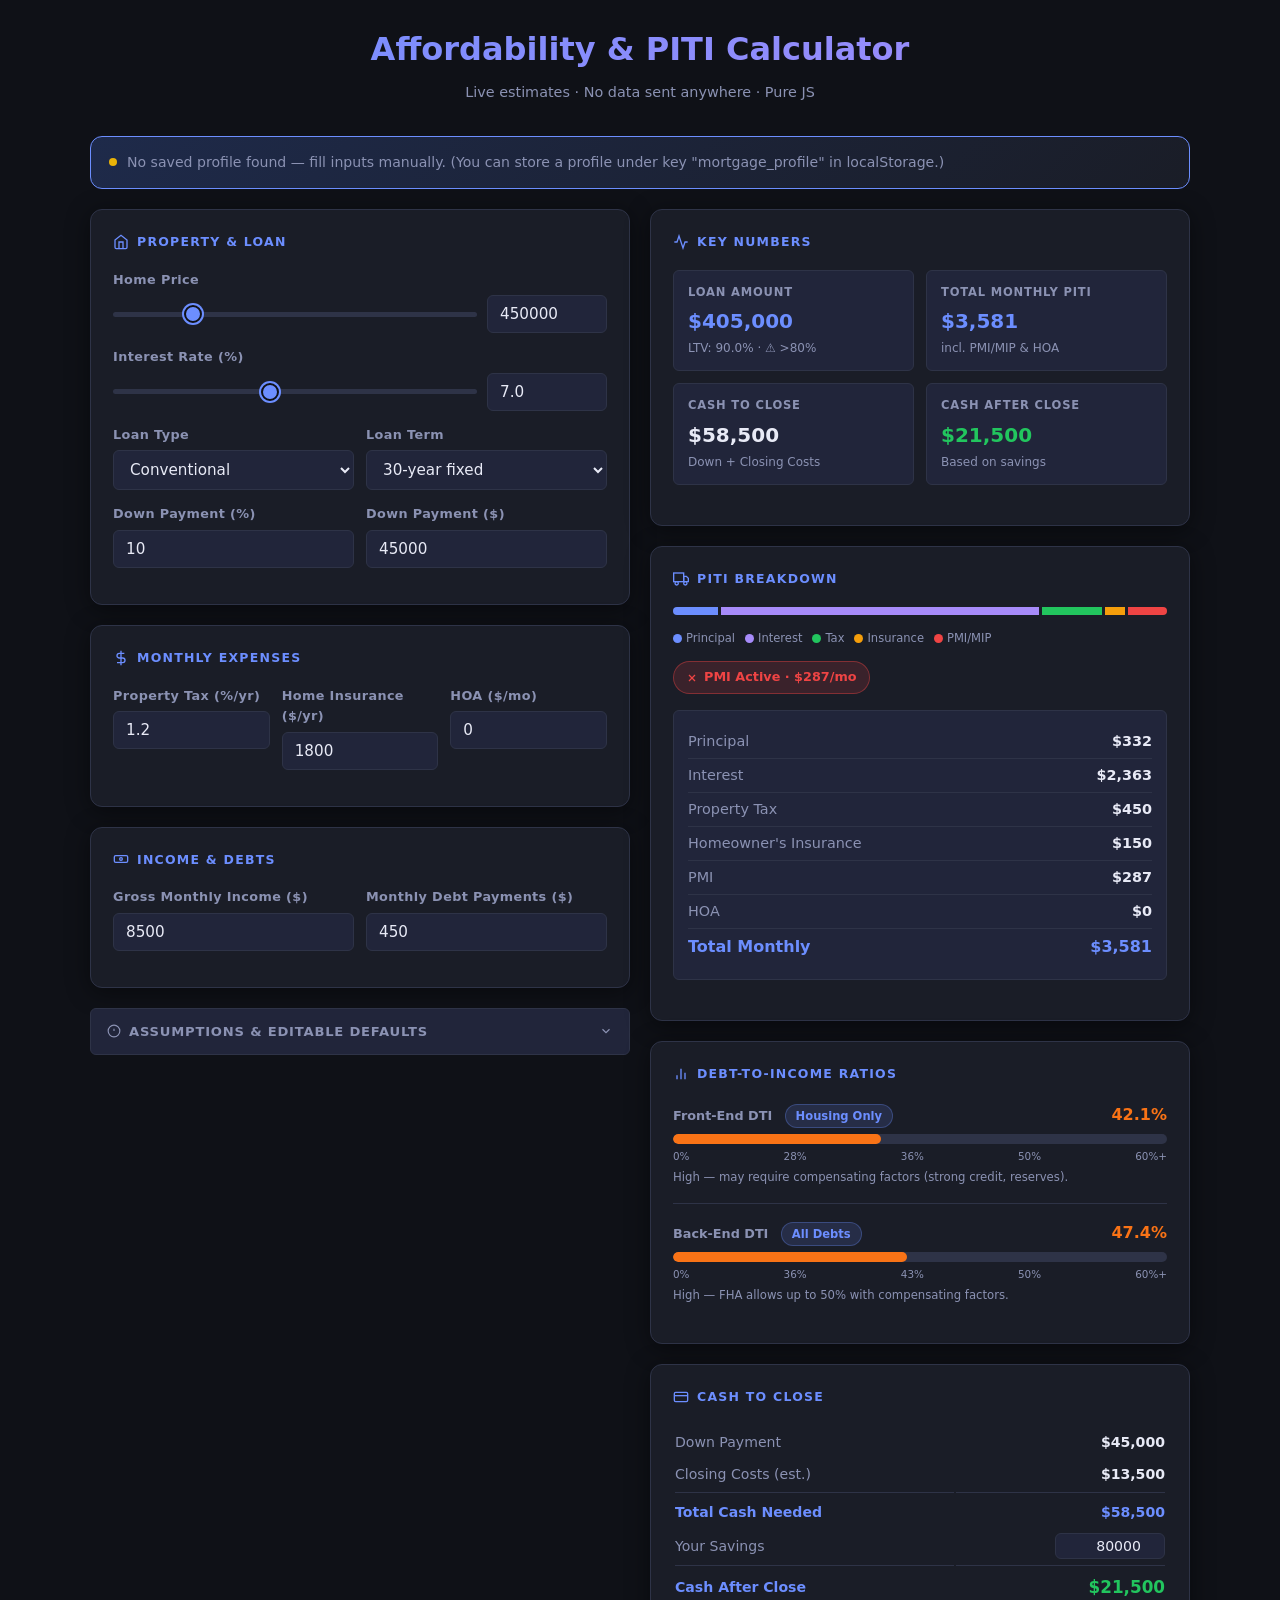
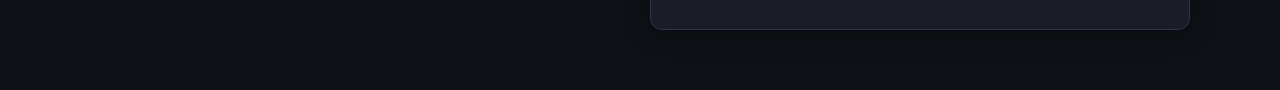
<file: piti.html>
<!DOCTYPE html>
<html lang="en">
<head>
  <meta charset="UTF-8" />
  <meta name="viewport" content="width=device-width, initial-scale=1.0" />
  <title>Affordability & PITI Calculator</title>
  <style>
    /* ── Reset & Tokens ─────────────────────────────────────── */
    *, *::before, *::after { box-sizing: border-box; margin: 0; padding: 0; }

    :root {
      --bg:        #0f1117;
      --surface:   #1a1d27;
      --surface2:  #21253a;
      --border:    #2e3347;
      --accent:    #6c8eff;
      --accent2:   #a78bfa;
      --text:      #e8eaf6;
      --muted:     #8b92b3;
      --green:     #22c55e;
      --yellow:    #eab308;
      --red:       #ef4444;
      --radius:    12px;
      --radius-sm: 6px;
      --shadow:    0 4px 24px rgba(0,0,0,.45);
      --font:      'Segoe UI', system-ui, sans-serif;
    }

    body {
      background: var(--bg);
      color: var(--text);
      font-family: var(--font);
      font-size: 15px;
      line-height: 1.6;
      min-height: 100vh;
      padding: 24px 16px 60px;
    }

    /* ── Layout ─────────────────────────────────────────────── */
    .page-header {
      text-align: center;
      margin-bottom: 32px;
    }
    .page-header h1 {
      font-size: clamp(1.4rem, 4vw, 2rem);
      font-weight: 700;
      background: linear-gradient(135deg, var(--accent), var(--accent2));
      -webkit-background-clip: text;
      -webkit-text-fill-color: transparent;
      background-clip: text;
    }
    .page-header p {
      color: var(--muted);
      font-size: .9rem;
      margin-top: 6px;
    }

    .layout {
      display: grid;
      grid-template-columns: 1fr 1fr;
      gap: 20px;
      max-width: 1100px;
      margin: 0 auto;
    }
    @media (max-width: 800px) {
      .layout { grid-template-columns: 1fr; }
    }

    .col { display: flex; flex-direction: column; gap: 20px; }

    /* ── Cards ──────────────────────────────────────────────── */
    .card {
      background: var(--surface);
      border: 1px solid var(--border);
      border-radius: var(--radius);
      padding: 22px;
      box-shadow: var(--shadow);
    }
    .card-title {
      font-size: .78rem;
      font-weight: 700;
      letter-spacing: .1em;
      text-transform: uppercase;
      color: var(--accent);
      margin-bottom: 18px;
      display: flex;
      align-items: center;
      gap: 8px;
    }
    .card-title svg { flex-shrink: 0; }

    /* ── Profile Banner ─────────────────────────────────────── */
    #profile-banner {
      background: linear-gradient(135deg, #1e2a4a, #1a1d27);
      border: 1px solid var(--accent);
      border-radius: var(--radius);
      padding: 14px 18px;
      font-size: .88rem;
      color: var(--muted);
      max-width: 1100px;
      margin: 0 auto 20px;
      display: flex;
      align-items: center;
      gap: 10px;
    }
    #profile-banner span { color: var(--text); font-weight: 600; }
    #profile-banner .dot {
      width: 8px; height: 8px;
      border-radius: 50%;
      background: var(--green);
      flex-shrink: 0;
    }
    #profile-banner.absent .dot { background: var(--yellow); }

    /* ── Form Controls ──────────────────────────────────────── */
    .field { margin-bottom: 14px; }
    .field:last-child { margin-bottom: 0; }

    label {
      display: block;
      font-size: .8rem;
      font-weight: 600;
      color: var(--muted);
      margin-bottom: 5px;
      letter-spacing: .03em;
    }

    input[type="number"],
    input[type="text"],
    select {
      width: 100%;
      background: var(--surface2);
      border: 1px solid var(--border);
      border-radius: var(--radius-sm);
      color: var(--text);
      font-size: .95rem;
      font-family: inherit;
      padding: 9px 12px;
      outline: none;
      transition: border-color .2s;
    }
    input[type="number"]:focus,
    input[type="text"]:focus,
    select:focus { border-color: var(--accent); }

    select { cursor: pointer; }
    select option { background: var(--surface2); }

    /* slider + number pair */
    .slider-pair {
      display: grid;
      grid-template-columns: 1fr auto;
      gap: 10px;
      align-items: center;
    }
    .slider-pair input[type="number"] { width: 120px; }

    input[type="range"] {
      -webkit-appearance: none;
      appearance: none;
      width: 100%;
      height: 5px;
      background: var(--border);
      border-radius: 99px;
      outline: none;
      cursor: pointer;
      accent-color: var(--accent);
    }
    input[type="range"]::-webkit-slider-thumb {
      -webkit-appearance: none;
      width: 18px; height: 18px;
      border-radius: 50%;
      background: var(--accent);
      border: 2px solid var(--bg);
      box-shadow: 0 0 0 2px var(--accent);
      cursor: grab;
    }
    input[type="range"]:active::-webkit-slider-thumb { cursor: grabbing; }

    .grid-2 { display: grid; grid-template-columns: 1fr 1fr; gap: 12px; }
    .grid-3 { display: grid; grid-template-columns: 1fr 1fr 1fr; gap: 12px; }

    /* ── Output Panel ───────────────────────────────────────── */
    .results-grid {
      display: grid;
      grid-template-columns: 1fr 1fr;
      gap: 12px;
      margin-bottom: 18px;
    }

    .result-box {
      background: var(--surface2);
      border: 1px solid var(--border);
      border-radius: var(--radius-sm);
      padding: 12px 14px;
    }
    .result-box .label {
      font-size: .72rem;
      font-weight: 700;
      letter-spacing: .07em;
      text-transform: uppercase;
      color: var(--muted);
      margin-bottom: 4px;
    }
    .result-box .value {
      font-size: 1.25rem;
      font-weight: 700;
      color: var(--text);
    }
    .result-box .value.accent { color: var(--accent); }
    .result-box .value.green  { color: var(--green); }
    .result-box .value.red    { color: var(--red); }
    .result-box .sub {
      font-size: .75rem;
      color: var(--muted);
      margin-top: 2px;
    }

    /* PITI Breakdown */
    .piti-breakdown {
      background: var(--surface2);
      border: 1px solid var(--border);
      border-radius: var(--radius-sm);
      padding: 14px;
      margin-bottom: 18px;
    }
    .piti-row {
      display: flex;
      justify-content: space-between;
      align-items: center;
      padding: 5px 0;
      font-size: .9rem;
      border-bottom: 1px solid var(--border);
    }
    .piti-row:last-child { border-bottom: none; }
    .piti-row .piti-label { color: var(--muted); }
    .piti-row .piti-val   { font-weight: 600; }
    .piti-row.total .piti-label,
    .piti-row.total .piti-val {
      color: var(--accent);
      font-weight: 700;
      font-size: 1rem;
    }
    .piti-bar-wrap {
      display: flex;
      gap: 3px;
      height: 8px;
      border-radius: 99px;
      overflow: hidden;
      margin-bottom: 14px;
    }
    .piti-seg { height: 100%; transition: width .3s; }
    .seg-p  { background: #6c8eff; }
    .seg-i  { background: #a78bfa; }
    .seg-t  { background: #22c55e; }
    .seg-ins{ background: #f59e0b; }
    .seg-pmi{ background: #ef4444; }

    .piti-legend {
      display: flex;
      flex-wrap: wrap;
      gap: 10px;
      font-size: .72rem;
      color: var(--muted);
      margin-bottom: 14px;
    }
    .legend-dot {
      display: inline-block;
      width: 9px; height: 9px;
      border-radius: 50%;
      margin-right: 4px;
      vertical-align: middle;
    }

    /* DTI Bar */
    .dti-section { margin-bottom: 16px; }
    .dti-header {
      display: flex;
      justify-content: space-between;
      align-items: baseline;
      margin-bottom: 6px;
    }
    .dti-label { font-size: .8rem; font-weight: 700; color: var(--muted); }
    .dti-value { font-size: 1rem; font-weight: 700; }
    .dti-track {
      height: 10px;
      background: var(--border);
      border-radius: 99px;
      overflow: hidden;
      margin-bottom: 4px;
    }
    .dti-fill {
      height: 100%;
      border-radius: 99px;
      transition: width .35s, background .35s;
    }
    .dti-explain {
      font-size: .73rem;
      color: var(--muted);
      margin-top: 3px;
    }
    .dti-ticks {
      display: flex;
      justify-content: space-between;
      font-size: .65rem;
      color: var(--muted);
      margin-top: 2px;
    }

    /* PMI Badge */
    .pmi-badge {
      display: inline-flex;
      align-items: center;
      gap: 6px;
      font-size: .8rem;
      font-weight: 700;
      padding: 5px 12px;
      border-radius: 99px;
      margin-bottom: 16px;
    }
    .pmi-badge.active  { background: rgba(239,68,68,.15); color: var(--red);   border: 1px solid rgba(239,68,68,.4); }
    .pmi-badge.none    { background: rgba(34,197,94,.15); color: var(--green); border: 1px solid rgba(34,197,94,.4); }

    /* Cash to Close */
    .cash-table { width: 100%; font-size: .88rem; }
    .cash-table tr td { padding: 4px 0; }
    .cash-table tr td:last-child { text-align: right; font-weight: 600; }
    .cash-table .ct-total td { color: var(--accent); font-weight: 700; border-top: 1px solid var(--border); padding-top: 8px; }

    /* Assumptions */
    details {
      background: var(--surface2);
      border: 1px solid var(--border);
      border-radius: var(--radius-sm);
      padding: 0;
      overflow: hidden;
    }
    summary {
      cursor: pointer;
      padding: 12px 16px;
      font-size: .82rem;
      font-weight: 700;
      color: var(--muted);
      letter-spacing: .06em;
      text-transform: uppercase;
      list-style: none;
      user-select: none;
      display: flex;
      align-items: center;
      gap: 8px;
    }
    summary::-webkit-details-marker { display: none; }
    summary .chevron { transition: transform .2s; margin-left: auto; }
    details[open] summary .chevron { transform: rotate(180deg); }
    .assumption-body {
      padding: 14px 16px 16px;
      border-top: 1px solid var(--border);
    }

    /* Chip */
    .chip {
      display: inline-block;
      background: rgba(108,142,255,.15);
      border: 1px solid rgba(108,142,255,.3);
      color: var(--accent);
      border-radius: 99px;
      font-size: .72rem;
      font-weight: 700;
      padding: 2px 10px;
      margin-left: 8px;
      vertical-align: middle;
    }

    /* Divider */
    .divider {
      border: none;
      border-top: 1px solid var(--border);
      margin: 16px 0;
    }

    /* Scrollbar */
    ::-webkit-scrollbar { width: 6px; }
    ::-webkit-scrollbar-track { background: var(--bg); }
    ::-webkit-scrollbar-thumb { background: var(--border); border-radius: 3px; }
  </style>
</head>
<body>

<div class="page-header">
  <h1>Affordability &amp; PITI Calculator</h1>
  <p>Live estimates · No data sent anywhere · Pure JS</p>
</div>

<!-- Profile Banner -->
<div id="profile-banner" class="absent">
  <div class="dot"></div>
  <div id="profile-text">No profile found in storage — fill inputs manually.</div>
</div>

<div class="layout">
  <!-- ── LEFT COLUMN: INPUTS ─────────────────────────────── -->
  <div class="col">

    <!-- Home Price & Rate -->
    <div class="card">
      <div class="card-title">
        <svg width="16" height="16" viewBox="0 0 24 24" fill="none" stroke="currentColor" stroke-width="2">
          <path d="M3 9l9-7 9 7v11a2 2 0 0 1-2 2H5a2 2 0 0 1-2-2z"/>
          <polyline points="9 22 9 12 15 12 15 22"/>
        </svg>
        Property & Loan
      </div>

      <div class="field">
        <label>Home Price</label>
        <div class="slider-pair">
          <input type="range" id="price-slider" min="50000" max="2000000" step="5000" value="450000" />
          <input type="number" id="price-input" min="0" step="1000" value="450000" />
        </div>
      </div>

      <div class="field">
        <label>Interest Rate (%)</label>
        <div class="slider-pair">
          <input type="range" id="rate-slider" min="1" max="15" step="0.125" value="7.0" />
          <input type="number" id="rate-input" min="0.1" max="30" step="0.125" value="7.0" />
        </div>
      </div>

      <div class="grid-2">
        <div class="field">
          <label>Loan Type</label>
          <select id="loan-type">
            <option value="conventional">Conventional</option>
            <option value="fha">FHA</option>
            <option value="va">VA</option>
            <option value="usda">USDA</option>
          </select>
        </div>
        <div class="field">
          <label>Loan Term</label>
          <select id="loan-term">
            <option value="360">30-year fixed</option>
            <option value="180">15-year fixed</option>
            <option value="240">20-year fixed</option>
            <option value="84">7-year ARM</option>
          </select>
        </div>
      </div>

      <div class="grid-2">
        <div class="field">
          <label>Down Payment (%)</label>
          <input type="number" id="down-pct" min="0" max="100" step="0.5" value="10" />
        </div>
        <div class="field">
          <label>Down Payment ($)</label>
          <input type="number" id="down-amt" min="0" step="1000" value="45000" />
        </div>
      </div>
    </div>

    <!-- Expenses -->
    <div class="card">
      <div class="card-title">
        <svg width="16" height="16" viewBox="0 0 24 24" fill="none" stroke="currentColor" stroke-width="2">
          <line x1="12" y1="1" x2="12" y2="23"/><path d="M17 5H9.5a3.5 3.5 0 0 0 0 7h5a3.5 3.5 0 0 1 0 7H6"/>
        </svg>
        Monthly Expenses
      </div>

      <div class="grid-3">
        <div class="field">
          <label>Property Tax (%/yr)</label>
          <input type="number" id="tax-rate" min="0" max="5" step="0.01" value="1.2" />
        </div>
        <div class="field">
          <label>Home Insurance ($/yr)</label>
          <input type="number" id="insurance" min="0" step="100" value="1800" />
        </div>
        <div class="field">
          <label>HOA ($/mo)</label>
          <input type="number" id="hoa" min="0" step="25" value="0" />
        </div>
      </div>
    </div>

    <!-- Income & Debts -->
    <div class="card">
      <div class="card-title">
        <svg width="16" height="16" viewBox="0 0 24 24" fill="none" stroke="currentColor" stroke-width="2">
          <path d="M20 7H4a2 2 0 0 0-2 2v6a2 2 0 0 0 2 2h16a2 2 0 0 0 2-2V9a2 2 0 0 0-2-2z"/>
          <circle cx="12" cy="12" r="2"/>
        </svg>
        Income &amp; Debts
      </div>

      <div class="grid-2">
        <div class="field">
          <label>Gross Monthly Income ($)</label>
          <input type="number" id="income" min="0" step="500" value="8500" />
        </div>
        <div class="field">
          <label>Monthly Debt Payments ($)</label>
          <input type="number" id="debts" min="0" step="50" value="450" />
        </div>
      </div>
    </div>

    <!-- Assumptions -->
    <details>
      <summary>
        <svg width="14" height="14" viewBox="0 0 24 24" fill="none" stroke="currentColor" stroke-width="2">
          <circle cx="12" cy="12" r="10"/><line x1="12" y1="8" x2="12" y2="12"/><line x1="12" y1="16" x2="12.01" y2="16"/>
        </svg>
        Assumptions &amp; Editable Defaults
        <svg class="chevron" width="14" height="14" viewBox="0 0 24 24" fill="none" stroke="currentColor" stroke-width="2">
          <polyline points="6 9 12 15 18 9"/>
        </svg>
      </summary>
      <div class="assumption-body">
        <div class="grid-2">
          <div class="field">
            <label>Conventional PMI (%/yr of loan)</label>
            <input type="number" id="conv-pmi" min="0" max="5" step="0.01" value="0.85" />
          </div>
          <div class="field">
            <label>FHA MIP (%/yr of loan)</label>
            <input type="number" id="fha-mip" min="0" max="5" step="0.01" value="0.55" />
          </div>
          <div class="field">
            <label>FHA Upfront MIP (%)</label>
            <input type="number" id="fha-ufmip" min="0" max="5" step="0.01" value="1.75" />
          </div>
          <div class="field">
            <label>USDA Guarantee Fee (%/yr)</label>
            <input type="number" id="usda-fee" min="0" max="5" step="0.01" value="0.35" />
          </div>
          <div class="field">
            <label>VA Funding Fee (%)</label>
            <input type="number" id="va-fee" min="0" max="5" step="0.01" value="2.15" />
          </div>
          <div class="field">
            <label>Closing Cost (%)</label>
            <input type="number" id="closing-pct" min="0" max="10" step="0.1" value="3" />
          </div>
        </div>
        <p style="font-size:.74rem;color:var(--muted);margin-top:8px;">
          PMI applies to Conventional loans with &lt;20% down. FHA MIP applies regardless of down payment (with current LTV &gt; 90%). VA and USDA have no monthly mortgage insurance; upfront fees rolled in.
        </p>
      </div>
    </details>

  </div><!-- /left col -->

  <!-- ── RIGHT COLUMN: OUTPUTS ───────────────────────────── -->
  <div class="col">

    <!-- Key Numbers -->
    <div class="card">
      <div class="card-title">
        <svg width="16" height="16" viewBox="0 0 24 24" fill="none" stroke="currentColor" stroke-width="2">
          <polyline points="22 12 18 12 15 21 9 3 6 12 2 12"/>
        </svg>
        Key Numbers
      </div>

      <div class="results-grid">
        <div class="result-box">
          <div class="label">Loan Amount</div>
          <div class="value accent" id="out-loan">—</div>
          <div class="sub" id="out-ltv">LTV: —</div>
        </div>
        <div class="result-box">
          <div class="label">Total Monthly PITI</div>
          <div class="value accent" id="out-piti">—</div>
          <div class="sub" id="out-piti-sub">incl. PMI &amp; HOA</div>
        </div>
        <div class="result-box">
          <div class="label">Cash to Close</div>
          <div class="value" id="out-ctc">—</div>
          <div class="sub">Down + Closing Costs</div>
        </div>
        <div class="result-box">
          <div class="label">Cash After Close</div>
          <div class="value" id="out-remaining">—</div>
          <div class="sub" id="out-savings-sub">Based on savings</div>
        </div>
      </div>
    </div>

    <!-- PITI Breakdown -->
    <div class="card">
      <div class="card-title">
        <svg width="16" height="16" viewBox="0 0 24 24" fill="none" stroke="currentColor" stroke-width="2">
          <rect x="1" y="3" width="15" height="13"/><polygon points="16 8 20 8 23 11 23 16 16 16 16 8"/>
          <circle cx="5.5" cy="18.5" r="2.5"/><circle cx="18.5" cy="18.5" r="2.5"/>
        </svg>
        PITI Breakdown
      </div>

      <div class="piti-bar-wrap" id="piti-bar">
        <div class="piti-seg seg-p" id="bar-p" style="width:0%"></div>
        <div class="piti-seg seg-i" id="bar-i" style="width:0%"></div>
        <div class="piti-seg seg-t" id="bar-t" style="width:0%"></div>
        <div class="piti-seg seg-ins" id="bar-ins" style="width:0%"></div>
        <div class="piti-seg seg-pmi" id="bar-pmi" style="width:0%"></div>
      </div>

      <div class="piti-legend">
        <span><span class="legend-dot" style="background:#6c8eff"></span>Principal</span>
        <span><span class="legend-dot" style="background:#a78bfa"></span>Interest</span>
        <span><span class="legend-dot" style="background:#22c55e"></span>Tax</span>
        <span><span class="legend-dot" style="background:#f59e0b"></span>Insurance</span>
        <span><span class="legend-dot" style="background:#ef4444"></span>PMI/MIP</span>
      </div>

      <!-- PMI Badge -->
      <div id="pmi-badge" class="pmi-badge none">
        <svg width="12" height="12" viewBox="0 0 24 24" fill="none" stroke="currentColor" stroke-width="2.5">
          <polyline points="20 6 9 17 4 12"/>
        </svg>
        No PMI / MIP
      </div>

      <div class="piti-breakdown">
        <div class="piti-row">
          <span class="piti-label">Principal</span>
          <span class="piti-val" id="out-principal">—</span>
        </div>
        <div class="piti-row">
          <span class="piti-label">Interest</span>
          <span class="piti-val" id="out-interest">—</span>
        </div>
        <div class="piti-row">
          <span class="piti-label">Property Tax</span>
          <span class="piti-val" id="out-tax">—</span>
        </div>
        <div class="piti-row">
          <span class="piti-label">Homeowner's Insurance</span>
          <span class="piti-val" id="out-insurance">—</span>
        </div>
        <div class="piti-row">
          <span class="piti-label" id="pmi-label">PMI / MIP</span>
          <span class="piti-val" id="out-pmi">—</span>
        </div>
        <div class="piti-row">
          <span class="piti-label">HOA</span>
          <span class="piti-val" id="out-hoa">—</span>
        </div>
        <div class="piti-row total">
          <span class="piti-label">Total Monthly</span>
          <span class="piti-val" id="out-total-monthly">—</span>
        </div>
      </div>
    </div>

    <!-- DTI -->
    <div class="card">
      <div class="card-title">
        <svg width="16" height="16" viewBox="0 0 24 24" fill="none" stroke="currentColor" stroke-width="2">
          <path d="M18 20V10"/><path d="M12 20V4"/><path d="M6 20v-6"/>
        </svg>
        Debt-to-Income Ratios
      </div>

      <div class="dti-section">
        <div class="dti-header">
          <span class="dti-label">Front-End DTI <span class="chip">Housing Only</span></span>
          <span class="dti-value" id="out-fedti">—</span>
        </div>
        <div class="dti-track">
          <div class="dti-fill" id="fill-fedti" style="width:0%"></div>
        </div>
        <div class="dti-ticks">
          <span>0%</span><span>28%</span><span>36%</span><span>50%</span><span>60%+</span>
        </div>
        <div class="dti-explain" id="explain-fedti"></div>
      </div>

      <hr class="divider" />

      <div class="dti-section">
        <div class="dti-header">
          <span class="dti-label">Back-End DTI <span class="chip">All Debts</span></span>
          <span class="dti-value" id="out-bedti">—</span>
        </div>
        <div class="dti-track">
          <div class="dti-fill" id="fill-bedti" style="width:0%"></div>
        </div>
        <div class="dti-ticks">
          <span>0%</span><span>36%</span><span>43%</span><span>50%</span><span>60%+</span>
        </div>
        <div class="dti-explain" id="explain-bedti"></div>
      </div>
    </div>

    <!-- Cash to Close Detail -->
    <div class="card">
      <div class="card-title">
        <svg width="16" height="16" viewBox="0 0 24 24" fill="none" stroke="currentColor" stroke-width="2">
          <rect x="2" y="5" width="20" height="14" rx="2"/><line x1="2" y1="10" x2="22" y2="10"/>
        </svg>
        Cash to Close
      </div>

      <table class="cash-table">
        <tbody>
          <tr>
            <td style="color:var(--muted)">Down Payment</td>
            <td id="ctc-down">—</td>
          </tr>
          <tr>
            <td style="color:var(--muted)">Closing Costs (est.)</td>
            <td id="ctc-closing">—</td>
          </tr>
          <tr id="ctc-upfront-row">
            <td style="color:var(--muted)" id="ctc-upfront-label">Upfront Fee</td>
            <td id="ctc-upfront">—</td>
          </tr>
          <tr class="ct-total">
            <td>Total Cash Needed</td>
            <td id="ctc-total">—</td>
          </tr>
          <tr>
            <td style="color:var(--muted)">Your Savings</td>
            <td>
              <input
                type="number"
                id="savings"
                min="0"
                step="1000"
                value="80000"
                style="width:110px;text-align:right;padding:4px 8px;font-size:.88rem;"
              />
            </td>
          </tr>
          <tr class="ct-total">
            <td id="remaining-label">Cash After Close</td>
            <td id="ctc-remaining" style="font-size:1.05rem">—</td>
          </tr>
        </tbody>
      </table>
    </div>

  </div><!-- /right col -->
</div><!-- /layout -->

<script>
  /* ════════════════════════════════════════════════════
     UTILITIES
  ════════════════════════════════════════════════════ */
  const $ = id => document.getElementById(id);
  const fmt = (n, decimals = 0) =>
    new Intl.NumberFormat('en-US', {
      style: 'currency',
      currency: 'USD',
      maximumFractionDigits: decimals,
      minimumFractionDigits: decimals,
    }).format(n);

  const pct = n => n.toFixed(1) + '%';
  const clamp = (v, lo, hi) => Math.max(lo, Math.min(hi, v));

  /* ════════════════════════════════════════════════════
     PURE MATH FUNCTIONS
  ════════════════════════════════════════════════════ */

  /**
   * Monthly mortgage payment (principal + interest)
   * @param {number} principal  - loan amount
   * @param {number} annualRate - annual interest rate as percent (e.g. 7.0)
   * @param {number} months     - loan term in months
   */
  function calcPI(principal, annualRate, months) {
    if (annualRate === 0) return principal / months;
    const r = annualRate / 100 / 12;
    return principal * (r * Math.pow(1 + r, months)) / (Math.pow(1 + r, months) - 1);
  }

  /**
   * Split a full P&I payment into principal and interest portions
   * for the very first payment.
   */
  function calcFirstPrincipal(principal, annualRate, months) {
    const r = annualRate / 100 / 12;
    const interestPortion = principal * r;
    const piPayment = calcPI(principal, annualRate, months);
    return {
      interest: interestPortion,
      principal: piPayment - interestPortion,
    };
  }

  /** LTV as a ratio (0–1) */
  function calcLTV(price, downAmt) {
    if (price === 0) return 0;
    return (price - downAmt) / price;
  }

  /**
   * Monthly PMI/MIP amount.
   * Returns { monthly, label, upfrontFee }
   */
  function calcMortgageInsurance(loanType, loanAmount, price, downAmt, assumptions) {
    const ltv = calcLTV(price, downAmt);
    const downPct = 1 - ltv;

    switch (loanType) {
      case 'conventional': {
        if (ltv <= 0.80) return { monthly: 0, label: 'PMI', upfront: 0, active: false };
        const annual = (loanAmount * assumptions.convPMI) / 100;
        return { monthly: annual / 12, label: 'PMI', upfront: 0, active: true };
      }
      case 'fha': {
        // FHA MIP always applies (for terms >15yr and base loan > threshold)
        const annual = (loanAmount * assumptions.fhaMIP) / 100;
        const upfront = loanAmount * (assumptions.fhaUFMIP / 100);
        return { monthly: annual / 12, label: 'FHA MIP', upfront, active: true };
      }
      case 'va': {
        const upfront = loanAmount * (assumptions.vaFee / 100);
        return { monthly: 0, label: 'VA Funding Fee', upfront, active: false };
      }
      case 'usda': {
        const annual = (loanAmount * assumptions.usdaFee) / 100;
        return { monthly: annual / 12, label: 'USDA Fee', upfront: 0, active: true };
      }
      default:
        return { monthly: 0, label: 'PMI', upfront: 0, active: false };
    }
  }

  /** DTI color + explanation */
  function dtiStatus(ratio, isFront) {
    const greenThreshold  = isFront ? 0.28 : 0.36;
    const yellowThreshold = isFront ? 0.36 : 0.43;

    if (ratio <= greenThreshold) {
      return {
        color: '#22c55e',
        explanation: isFront
          ? 'Excellent — well within conventional guidelines (≤28%).'
          : 'Excellent — below the QM safe-harbor limit (≤36%).',
      };
    } else if (ratio <= yellowThreshold) {
      return {
        color: '#eab308',
        explanation: isFront
          ? 'Acceptable — some lenders allow up to 36% front-end DTI.'
          : 'Caution — approaching conventional 43% back-end limit.',
      };
    } else if (ratio <= 0.50) {
      return {
        color: '#f97316',
        explanation: isFront
          ? 'High — may require compensating factors (strong credit, reserves).'
          : 'High — FHA allows up to 50% with compensating factors.',
      };
    } else {
      return {
        color: '#ef4444',
        explanation: 'Very high — likely ineligible for most conforming loan programs.',
      };
    }
  }

  /* ════════════════════════════════════════════════════
     PROFILE LOADER
  ════════════════════════════════════════════════════ */
  function loadProfile() {
    try {
      const raw = localStorage.getItem('mortgage_profile');
      if (!raw) return null;
      return JSON.parse(raw);
    } catch { return null; }
  }

  function applyProfile(p) {
    if (!p) return;
    const map = {
      income:    'income',
      debts:     'debts',
      savings:   'savings',
      homePrice: 'price-input',
      rate:      'rate-input',
      loanType:  'loan-type',
      taxRate:   'tax-rate',
      insurance: 'insurance',
      hoa:       'hoa',
    };
    Object.entries(map).forEach(([key, id]) => {
      if (p[key] !== undefined) {
        const el = $(id);
        if (el) el.value = p[key];
      }
    });
    if (p.homePrice) {
      $('price-slider').value = p.homePrice;
    }
    if (p.rate) {
      $('rate-slider').value = p.rate;
    }
  }

  /* ════════════════════════════════════════════════════
     MAIN CALCULATE
  ════════════════════════════════════════════════════ */
  function calculate() {
    /* ── Read inputs ── */
    const price     = parseFloat($('price-input').value)   || 0;
    const rate      = parseFloat($('rate-input').value)    || 0;
    const termMo    = parseInt($('loan-term').value)       || 360;
    const loanType  = $('loan-type').value;
    const downPct   = parseFloat($('down-pct').value)      || 0;
    const downAmt   = parseFloat($('down-amt').value)      || 0;
    const taxPct    = parseFloat($('tax-rate').value)      || 0;
    const insurAnn  = parseFloat($('insurance').value)     || 0;
    const hoa       = parseFloat($('hoa').value)           || 0;
    const income    = parseFloat($('income').value)        || 0;
    const debts     = parseFloat($('debts').value)         || 0;
    const savings   = parseFloat($('savings').value)       || 0;
    const closingPct = parseFloat($('closing-pct').value)  || 3;

    /* ── Assumptions ── */
    const assumptions = {
      convPMI:  parseFloat($('conv-pmi').value)  || 0.85,
      fhaMIP:   parseFloat($('fha-mip').value)   || 0.55,
      fhaUFMIP: parseFloat($('fha-ufmip').value) || 1.75,
      usdaFee:  parseFloat($('usda-fee').value)  || 0.35,
      vaFee:    parseFloat($('va-fee').value)     || 2.15,
    };

    const loanAmount = Math.max(0, price - downAmt);
    const ltv = calcLTV(price, downAmt);
    const ltvPct = ltv * 100;

    /* ── P&I ── */
    const pi = calcPI(loanAmount, rate, termMo);
    const { principal, interest } = calcFirstPrincipal(loanAmount, rate, termMo);

    /* ── T&I ── */
    const monthlyTax  = (price * taxPct / 100) / 12;
    const monthlyInsu = insurAnn / 12;

    /* ── PMI/MIP ── */
    const mi = calcMortgageInsurance(loanType, loanAmount, price, downAmt, assumptions);

    /* ── Totals ── */
    const pitiBase = pi + monthlyTax + monthlyInsu + mi.monthly + hoa;
    const totalMonthly = pitiBase;

    /* ── DTI ── */
    const frontDTI = income > 0 ? totalMonthly / income : 0;
    const backDTI  = income > 0 ? (totalMonthly + debts) / income : 0;

    /* ── Cash to Close ── */
    const closingCosts = price * (closingPct / 100);
    const totalCash    = downAmt + closingCosts + (mi.upfront || 0);
    const cashAfter    = savings - totalCash;

    /* ════ UPDATE DOM ════ */

    /* Key Numbers */
    $('out-loan').textContent     = fmt(loanAmount);
    $('out-ltv').textContent      = `LTV: ${pct(ltvPct)} · ${ltvPct > 80 ? '⚠ >80%' : '✓ ≤80%'}`;
    $('out-piti').textContent     = fmt(totalMonthly);
    $('out-piti-sub').textContent = `incl. PMI/MIP & HOA`;

    $('out-ctc').textContent       = fmt(totalCash);
    $('out-ctc').className         = 'value ' + (savings >= totalCash ? '' : 'red');
    $('out-remaining').textContent = fmt(cashAfter);
    $('out-remaining').className   = 'value ' + (cashAfter >= 0 ? 'green' : 'red');

    /* PITI rows */
    $('out-principal').textContent    = fmt(principal);
    $('out-interest').textContent     = fmt(interest);
    $('out-tax').textContent          = fmt(monthlyTax);
    $('out-insurance').textContent    = fmt(monthlyInsu);
    $('out-pmi').textContent          = fmt(mi.monthly);
    $('out-hoa').textContent          = fmt(hoa);
    $('out-total-monthly').textContent = fmt(totalMonthly);
    $('pmi-label').textContent        = mi.label;

    /* PMI Badge */
    const badge = $('pmi-badge');
    if (mi.active && mi.monthly > 0) {
      badge.className = 'pmi-badge active';
      badge.innerHTML = `<svg width="12" height="12" viewBox="0 0 24 24" fill="none" stroke="currentColor" stroke-width="2.5"><line x1="18" y1="6" x2="6" y2="18"/><line x1="6" y1="6" x2="18" y2="18"/></svg>
        ${mi.label} Active · ${fmt(mi.monthly)}/mo`;
    } else {
      badge.className = 'pmi-badge none';
      badge.innerHTML = `<svg width="12" height="12" viewBox="0 0 24 24" fill="none" stroke="currentColor" stroke-width="2.5"><polyline points="20 6 9 17 4 12"/></svg>
        No ${mi.label}`;
    }

    /* PITI Stacked Bar */
    const barTotal = totalMonthly || 1;
    $('bar-p').style.width   = pct(principal   / barTotal * 100);
    $('bar-i').style.width   = pct(interest    / barTotal * 100);
    $('bar-t').style.width   = pct(monthlyTax  / barTotal * 100);
    $('bar-ins').style.width = pct(monthlyInsu / barTotal * 100);
    $('bar-pmi').style.width = pct(mi.monthly  / barTotal * 100);

    /* DTI */
    const feStatus = dtiStatus(frontDTI, true);
    const beStatus = dtiStatus(backDTI, false);

    $('out-fedti').textContent      = pct(frontDTI * 100);
    $('out-fedti').style.color      = feStatus.color;
    $('fill-fedti').style.width     = pct(clamp(frontDTI * 100, 0, 100));
    $('fill-fedti').style.background = feStatus.color;
    $('explain-fedti').textContent  = feStatus.explanation;

    $('out-bedti').textContent       = pct(backDTI * 100);
    $('out-bedti').style.color       = beStatus.color;
    $('fill-bedti').style.width      = pct(clamp(backDTI * 100, 0, 100));
    $('fill-bedti').style.background = beStatus.color;
    $('explain-bedti').textContent   = beStatus.explanation;

    /* Cash to Close */
    $('ctc-down').textContent    = fmt(downAmt);
    $('ctc-closing').textContent = fmt(closingCosts);
    $('ctc-total').textContent   = fmt(totalCash);
    $('ctc-remaining').textContent = fmt(cashAfter);
    $('ctc-remaining').style.color = cashAfter >= 0 ? 'var(--green)' : 'var(--red)';
    $('out-remaining').textContent = fmt(cashAfter);
    $('out-remaining').className   = 'value ' + (cashAfter >= 0 ? 'green' : 'red');

    /* Upfront fee row */
    const upfrontRow = $('ctc-upfront-row');
    if (mi.upfront > 0) {
      upfrontRow.style.display = '';
      $('ctc-upfront-label').textContent = mi.label + ' (Upfront)';
      $('ctc-upfront').textContent       = fmt(mi.upfront);
    } else {
      upfrontRow.style.display = 'none';
    }
  }

  /* ════════════════════════════════════════════════════
     SLIDER ↔ NUMBER SYNC
  ════════════════════════════════════════════════════ */
  function syncSliders() {
    /* Price */
    $('price-slider').addEventListener('input', () => {
      $('price-input').value = $('price-slider').value;
      syncDown();
      calculate();
    });
    $('price-input').addEventListener('input', () => {
      $('price-slider').value = $('price-input').value;
      syncDown();
      calculate();
    });

    /* Rate */
    $('rate-slider').addEventListener('input', () => {
      $('rate-input').value = $('rate-slider').value;
      calculate();
    });
    $('rate-input').addEventListener('input', () => {
      $('rate-slider').value = $('rate-input').value;
      calculate();
    });
  }

  /* Keep down-payment % and $ in sync */
  let _downSyncing = false;
  function syncDown() {
    if (_downSyncing) return;
    _downSyncing = true;
    const price   = parseFloat($('price-input').value) || 0;
    const pctVal  = parseFloat($('down-pct').value)    || 0;
    $('down-amt').value = Math.round(price * pctVal / 100);
    _downSyncing = false;
  }

  $('down-pct').addEventListener('input', () => {
    if (_downSyncing) return;
    _downSyncing = true;
    const price = parseFloat($('price-input').value) || 0;
    const p     = parseFloat($('down-pct').value)    || 0;
    $('down-amt').value = Math.round(price * p / 100);
    _downSyncing = false;
    calculate();
  });

  $('down-amt').addEventListener('input', () => {
    if (_downSyncing) return;
    _downSyncing = true;
    const price = parseFloat($('price-input').value) || 0;
    const a     = parseFloat($('down-amt').value)    || 0;
    $('down-pct').value = price > 0 ? ((a / price) * 100).toFixed(2) : 0;
    _downSyncing = false;
    calculate();
  });

  /* ════════════════════════════════════════════════════
     ATTACH ALL OTHER LISTENERS
  ════════════════════════════════════════════════════ */
  function attachListeners() {
    const ids = [
      'loan-type','loan-term','tax-rate','insurance','hoa',
      'income','debts','savings',
      'conv-pmi','fha-mip','fha-ufmip','usda-fee','va-fee','closing-pct',
    ];
    ids.forEach(id => {
      const el = $(id);
      if (el) el.addEventListener('input', calculate);
    });
  }

  /* ════════════════════════════════════════════════════
     INIT
  ════════════════════════════════════════════════════ */
  (function init() {
    const profile = loadProfile();
    const banner  = $('profile-banner');
    const text    = $('profile-text');

    if (profile) {
      applyProfile(profile);
      banner.classList.remove('absent');
      banner.querySelector('.dot').style.background = 'var(--green)';
      text.innerHTML = `Profile loaded from storage &mdash; <span>${
        profile.name || 'Saved Profile'
      }</span>. Values pre-filled below.`;
    } else {
      banner.classList.add('absent');
      text.textContent = 'No saved profile found — fill inputs manually. (You can store a profile under key "mortgage_profile" in localStorage.)';
    }

    syncSliders();
    attachListeners();
    syncDown();
    calculate();
  })();
</script>
<script src="form-state-url.js"></script>
</body>
</html>
</file>
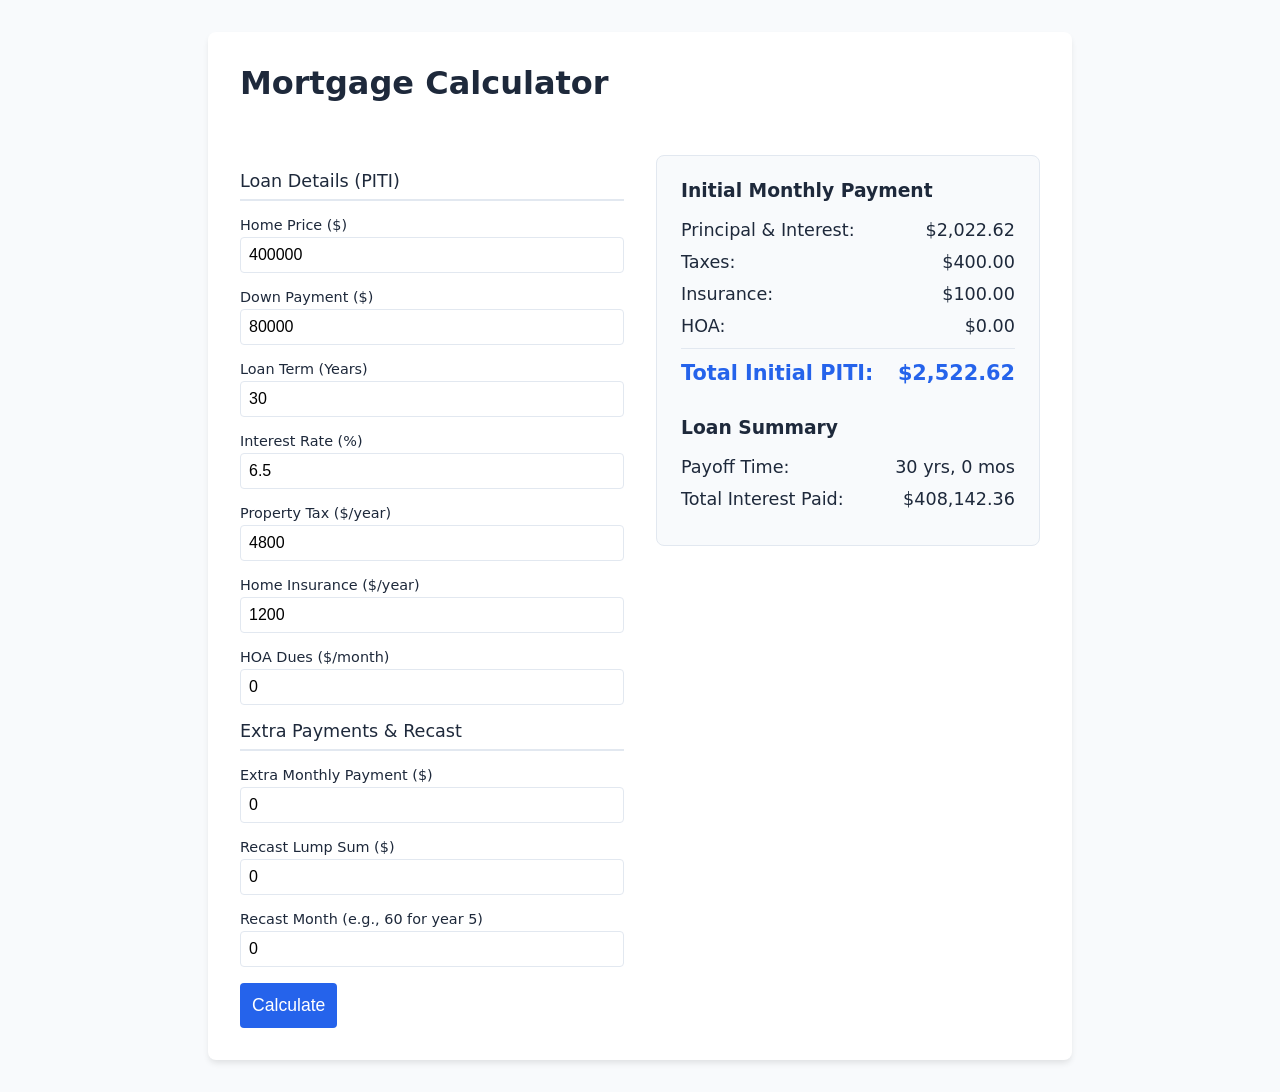
<file: recast-calculator.html>
<!DOCTYPE html>
<html lang="en">
  <head>
    <meta charset="UTF-8" />
    <meta name="viewport" content="width=device-width, initial-scale=1.0" />
    <title>PITI & Recast Mortgage Calculator</title>
    <style>
      :root {
        --primary: #2563eb;
        --bg: #f8fafc;
        --card: #ffffff;
        --text: #1e293b;
        --border: #e2e8f0;
      }
      body {
        font-family: system-ui, -apple-system, sans-serif;
        background-color: var(--bg);
        color: var(--text);
        margin: 0;
        padding: 2rem;
        display: flex;
        justify-content: center;
      }
      .container {
        background: var(--card);
        padding: 2rem;
        border-radius: 8px;
        box-shadow: 0 4px 6px -1px rgb(0 0 0 / 0.1);
        max-width: 800px;
        width: 100%;
        display: grid;
        grid-template-columns: 1fr 1fr;
        gap: 2rem;
      }
      @media (max-width: 768px) {
        .container {
          grid-template-columns: 1fr;
        }
      }
      h1,
      h2,
      h3 {
        grid-column: 1 / -1;
        margin-top: 0;
      }
      .form-group {
        display: flex;
        flex-direction: column;
        margin-bottom: 1rem;
      }
      label {
        font-weight: 500;
        margin-bottom: 0.25rem;
        font-size: 0.9rem;
      }
      input {
        padding: 0.5rem;
        border: 1px solid var(--border);
        border-radius: 4px;
        font-size: 1rem;
      }
      .section-title {
        font-size: 1.1rem;
        border-bottom: 2px solid var(--border);
        padding-bottom: 0.5rem;
        margin-top: 1rem;
        margin-bottom: 1rem;
      }
      .results {
        background: var(--bg);
        padding: 1.5rem;
        border-radius: 8px;
        border: 1px solid var(--border);
      }
      .result-row {
        display: flex;
        justify-content: space-between;
        margin-bottom: 0.75rem;
        font-size: 1.1rem;
      }
      .result-row.total {
        font-weight: bold;
        font-size: 1.3rem;
        color: var(--primary);
        border-top: 1px solid var(--border);
        padding-top: 0.75rem;
      }
      button {
        grid-column: 1 / -1;
        background: var(--primary);
        color: white;
        border: none;
        padding: 0.75rem;
        border-radius: 4px;
        font-size: 1.1rem;
        cursor: pointer;
        transition: background 0.2s;
      }
      button:hover {
        background: #1d4ed8;
      }
    </style>
  </head>
  <body>
    <div class="container">
      <h1>Mortgage Calculator</h1>

      <form id="mortgage-form" style="display: contents">
        <!-- Input Section -->
        <div>
          <div class="section-title">Loan Details (PITI)</div>
          <div class="form-group">
            <label>Home Price ($)</label>
            <input type="number" name="homePrice" id="homePrice" value="400000" />
          </div>
          <div class="form-group">
            <label>Down Payment ($)</label>
            <input type="number" name="downPayment" id="downPayment" value="80000" />
          </div>
          <div class="form-group">
            <label>Loan Term (Years)</label>
            <input type="number" name="loanTerm" id="loanTerm" value="30" />
          </div>
          <div class="form-group">
            <label>Interest Rate (%)</label>
            <input type="number" step="0.01" name="interestRate" id="interestRate" value="6.5" />
          </div>
          <div class="form-group">
            <label>Property Tax ($/year)</label>
            <input type="number" name="propertyTax" id="propertyTax" value="4800" />
          </div>
          <div class="form-group">
            <label>Home Insurance ($/year)</label>
            <input type="number" name="homeInsurance" id="homeInsurance" value="1200" />
          </div>
          <div class="form-group">
            <label>HOA Dues ($/month)</label>
            <input type="number" name="hoa" id="hoa" value="0" />
          </div>

          <div class="section-title">Extra Payments & Recast</div>
          <div class="form-group">
            <label>Extra Monthly Payment ($)</label>
            <input type="number" name="extraPayment" id="extraPayment" value="0" />
          </div>
          <div class="form-group">
            <label>Recast Lump Sum ($)</label>
            <input type="number" name="recastAmount" id="recastAmount" value="0" />
          </div>
          <div class="form-group">
            <label>Recast Month (e.g., 60 for year 5)</label>
            <input type="number" name="recastMonth" id="recastMonth" value="0" />
          </div>

          <button type="button" onclick="calculateMortgage()">Calculate</button>
        </div>
      </form>

      <!-- Results Section -->
      <div>
        <div class="results">
          <h3>Initial Monthly Payment</h3>
          <div class="result-row">
            <span>Principal & Interest:</span>
            <span id="res-pi">$0.00</span>
          </div>
          <div class="result-row">
            <span>Taxes:</span>
            <span id="res-tax">$0.00</span>
          </div>
          <div class="result-row">
            <span>Insurance:</span>
            <span id="res-ins">$0.00</span>
          </div>
          <div class="result-row">
            <span>HOA:</span>
            <span id="res-hoa">$0.00</span>
          </div>
          <div class="result-row total">
            <span>Total Initial PITI:</span>
            <span id="res-piti">$0.00</span>
          </div>

          <h3 style="margin-top: 2rem">Loan Summary</h3>
          <div class="result-row">
            <span>Payoff Time:</span>
            <span id="res-payoff">0 months</span>
          </div>
          <div class="result-row">
            <span>Total Interest Paid:</span>
            <span id="res-total-interest">$0.00</span>
          </div>

          <div id="recast-results" style="display: none; margin-top: 2rem">
            <h3>Post-Recast Details</h3>
            <div class="result-row">
              <span>New P&I Payment:</span>
              <span id="res-recast-pi">$0.00</span>
            </div>
            <div class="result-row total">
              <span>New Total PITI:</span>
              <span id="res-recast-piti">$0.00</span>
            </div>
          </div>
        </div>
      </div>
    </div>

    <!-- Form State Sync Script -->
    <script src="form-state-url.js"></script>

    <!-- Calculation Logic -->
    <script>
      const formatCurrency = (num) =>
        new Intl.NumberFormat('en-US', {
          style: 'currency',
          currency: 'USD',
        }).format(num);

      function calcPI(principal, ratePerPeriod, periods) {
        if (ratePerPeriod === 0) return principal / periods;
        return (
          (principal * ratePerPeriod * Math.pow(1 + ratePerPeriod, periods)) /
          (Math.pow(1 + ratePerPeriod, periods) - 1)
        );
      }

      function calculateMortgage() {
        // Get Inputs
        const homePrice = parseFloat(document.getElementById('homePrice').value) || 0;
        const downPayment = parseFloat(document.getElementById('downPayment').value) || 0;
        const loanTermYears = parseFloat(document.getElementById('loanTerm').value) || 0;
        const interestRate = parseFloat(document.getElementById('interestRate').value) || 0;
        const propertyTaxYear = parseFloat(document.getElementById('propertyTax').value) || 0;
        const homeInsuranceYear = parseFloat(document.getElementById('homeInsurance').value) || 0;
        const hoa = parseFloat(document.getElementById('hoa').value) || 0;
        
        const extraPayment = parseFloat(document.getElementById('extraPayment').value) || 0;
        const recastAmount = parseFloat(document.getElementById('recastAmount').value) || 0;
        const recastMonth = parseInt(document.getElementById('recastMonth').value) || 0;

        // Base Calculations
        let principal = homePrice - downPayment;
        const monthlyRate = interestRate / 100 / 12;
        const totalMonths = loanTermYears * 12;
        
        const monthlyTax = propertyTaxYear / 12;
        const monthlyIns = homeInsuranceYear / 12;
        
        const initialPI = calcPI(principal, monthlyRate, totalMonths);
        const initialPITI = initialPI + monthlyTax + monthlyIns + hoa;

        // Display Initial Setup
        document.getElementById('res-pi').innerText = formatCurrency(initialPI);
        document.getElementById('res-tax').innerText = formatCurrency(monthlyTax);
        document.getElementById('res-ins').innerText = formatCurrency(monthlyIns);
        document.getElementById('res-hoa').innerText = formatCurrency(hoa);
        document.getElementById('res-piti').innerText = formatCurrency(initialPITI);

        // Amortization Loop
        let balance = principal;
        let totalInterest = 0;
        let monthsElapsed = 0;
        let currentPI = initialPI;
        let newRecastPI = 0;

        for (let m = 1; m <= totalMonths; m++) {
          if (balance <= 0) break;

          monthsElapsed++;

          // Apply Recast
          if (m === recastMonth && recastAmount > 0) {
            balance -= recastAmount;
            if (balance < 0) balance = 0;
            // Recalculate PI for remaining term
            const remainingMonths = totalMonths - m + 1;
            currentPI = calcPI(balance, monthlyRate, remainingMonths);
            newRecastPI = currentPI;
          }

          let interestForMonth = balance * monthlyRate;
          totalInterest += interestForMonth;

          let principalForMonth = currentPI - interestForMonth + extraPayment;
          
          if (principalForMonth > balance) {
            principalForMonth = balance;
          }

          balance -= principalForMonth;
        }

        // Display Totals
        const years = Math.floor(monthsElapsed / 12);
        const months = monthsElapsed % 12;
        document.getElementById('res-payoff').innerText = `${years} yrs, ${months} mos`;
        document.getElementById('res-total-interest').innerText = formatCurrency(totalInterest);

        // Display Recast Info if applicable
        const recastDiv = document.getElementById('recast-results');
        if (recastAmount > 0 && newRecastPI > 0) {
          recastDiv.style.display = 'block';
          document.getElementById('res-recast-pi').innerText = formatCurrency(newRecastPI);
          document.getElementById('res-recast-piti').innerText = formatCurrency(newRecastPI + monthlyTax + monthlyIns + hoa);
        } else {
          recastDiv.style.display = 'none';
        }
      }

      // Initial calculation on load
      window.onload = () => {
        // Slight delay to allow form-state-url.js to populate fields if needed
        setTimeout(calculateMortgage, 100);
      };
      
      // Calculate whenever inputs change
      document.getElementById('mortgage-form').addEventListener('input', calculateMortgage);
    </script>
  </body>
</html>
</file>
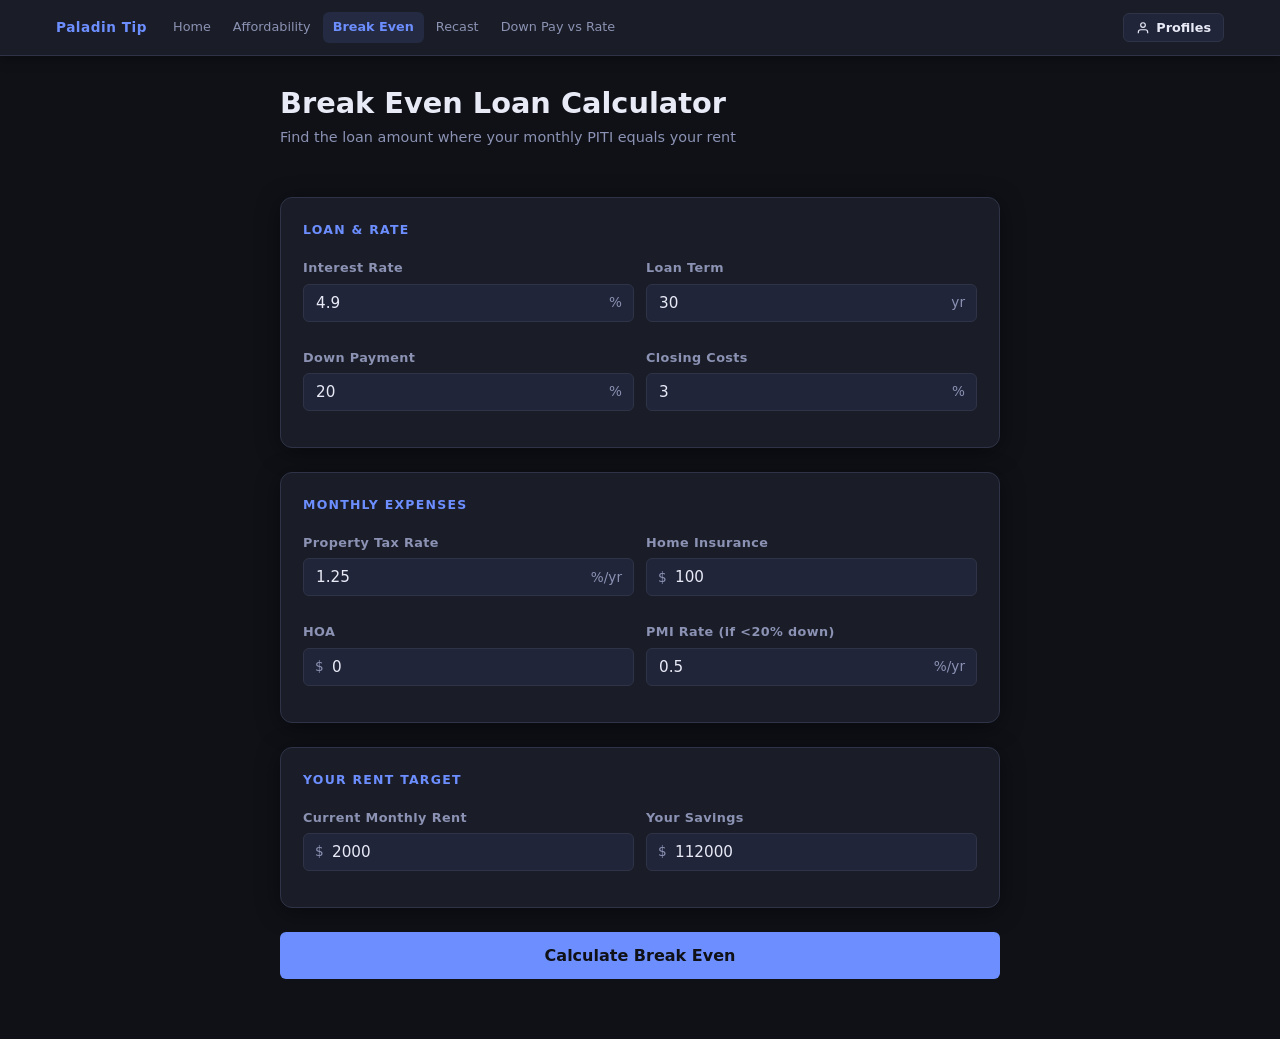
<file: v2/break-even.html>
<!DOCTYPE html>
<html lang="en">
<head>
  <meta charset="UTF-8" />
  <meta name="viewport" content="width=device-width, initial-scale=1.0" />
  <title>Break Even Loan Calculator</title>
  <script src="profile-manager.js"></script>
  <script src="nav.js"></script>
  <link rel="stylesheet" href="shared.css" />
  <style>
    /* ── Input with prefix / suffix ─────────────────────────── */
    .input-wrap {
      position: relative;
      display: flex;
      align-items: center;
    }
    .prefix, .suffix {
      position: absolute;
      font-size: .85rem;
      color: var(--muted);
      pointer-events: none;
    }
    .prefix { left: .75rem; }
    .suffix { right: .75rem; }
    .has-prefix input { padding-left: 1.75rem; }
    .has-suffix input { padding-right: 2rem; }

    /* ── Hero result ─────────────────────────────────────────── */
    .hero {
      display: flex;
      flex-direction: column;
      align-items: center;
      gap: .25rem;
      padding: 1.25rem 0 .5rem;
    }
    .hero-label {
      font-size: .8rem;
      color: var(--muted);
      text-transform: uppercase;
      letter-spacing: .07em;
    }
    .hero-value {
      font-size: 2.6rem;
      font-weight: 800;
      color: var(--accent2);
      line-height: 1;
    }
    .hero-sub {
      font-size: .85rem;
      color: var(--muted);
      margin-top: .25rem;
    }

    /* ── PITI bar ────────────────────────────────────────────── */
    .piti-bar {
      display: flex;
      height: 10px;
      border-radius: 999px;
      overflow: hidden;
      margin-bottom: .75rem;
    }
    .piti-bar div { transition: width .3s; }
    .legend {
      display: flex;
      flex-wrap: wrap;
      gap: .75rem;
      font-size: .75rem;
      color: var(--muted);
    }
    .legend-item { display: flex; align-items: center; gap: .35rem; }
    .dot {
      width: 10px; height: 10px;
      border-radius: 50%;
      flex-shrink: 0;
    }

    /* ── Table overrides ─────────────────────────────────────── */
    .highlight td {
      color: var(--text);
      font-weight: 600;
      background: var(--surface2);
    }
    .tag {
      display: inline-block;
      font-size: .7rem;
      padding: .15rem .5rem;
      border-radius: 999px;
      font-weight: 600;
      margin-left: .4rem;
    }
    .tag-green { background: rgba(34,197,94,.15);  color: var(--green); }
    .tag-red   { background: rgba(239,68,68,.15);  color: var(--red);   }
    .tag-yellow{ background: rgba(234,179,8,.15);  color: var(--yellow);}

    .note {
      font-size: .78rem;
      color: var(--muted);
      line-height: 1.6;
      padding-top: .5rem;
      border-top: 1px solid var(--border);
    }

    /* ── Results reveal ─────────────────────────────────────── */
    .results { display: none; flex-direction: column; gap: 1.5rem; }
    .results.visible { display: flex; }

    /* ── Calculate button ───────────────────────────────────── */
    button.calc-btn {
      width: 100%;
      padding: .85rem;
      font-size: 1rem;
    }
  </style>
</head>
<body>
  <div class="container">
    <div>
      <h1>Break Even Loan Calculator</h1>
      <p class="subtitle">
        Find the loan amount where your monthly PITI equals your rent
      </p>
    </div>

    <div class="card">
      <h2>Loan & Rate</h2>
      <div class="grid">
        <div class="field">
          <label>Interest Rate</label>
          <div class="input-wrap has-suffix">
            <input type="number" id="rate" value="4.9" step="0.1" min="0" />
            <span class="suffix">%</span>
          </div>
        </div>
        <div class="field">
          <label>Loan Term</label>
          <div class="input-wrap has-suffix">
            <input type="number" id="term" value="30" step="1" min="1" />
            <span class="suffix">yr</span>
          </div>
        </div>
        <div class="field">
          <label>Down Payment</label>
          <div class="input-wrap has-suffix">
            <input type="number" id="down" value="20" step="1" min="0" max="99" />
            <span class="suffix">%</span>
          </div>
        </div>
        <div class="field">
          <label>Closing Costs</label>
          <div class="input-wrap has-suffix">
            <input type="number" id="closing" value="3" step="0.1" min="0" />
            <span class="suffix">%</span>
          </div>
        </div>
      </div>
    </div>

    <div class="card">
      <h2>Monthly Expenses</h2>
      <div class="grid">
        <div class="field">
          <label>Property Tax Rate</label>
          <div class="input-wrap has-suffix">
            <input type="number" id="taxRate" value="1.25" step="0.05" min="0" />
            <span class="suffix">%/yr</span>
          </div>
        </div>
        <div class="field">
          <label>Home Insurance</label>
          <div class="input-wrap has-prefix">
            <span class="prefix">$</span>
            <input type="number" id="insurance" value="100" step="10" min="0" />
          </div>
        </div>
        <div class="field">
          <label>HOA</label>
          <div class="input-wrap has-prefix">
            <span class="prefix">$</span>
            <input type="number" id="hoa" value="0" step="10" min="0" />
          </div>
        </div>
        <div class="field">
          <label>PMI Rate (if &lt;20% down)</label>
          <div class="input-wrap has-suffix">
            <input type="number" id="pmi" value="0.5" step="0.05" min="0" />
            <span class="suffix">%/yr</span>
          </div>
        </div>
      </div>
    </div>

    <div class="card">
      <h2>Your Rent Target</h2>
      <div class="grid">
        <div class="field">
          <label>Current Monthly Rent</label>
          <div class="input-wrap has-prefix">
            <span class="prefix">$</span>
            <input type="number" id="rent" value="2000" step="50" min="0" />
          </div>
        </div>
        <div class="field">
          <label>Your Savings</label>
          <div class="input-wrap has-prefix">
            <span class="prefix">$</span>
            <input type="number" id="savings" value="112000" step="1000" min="0" />
          </div>
        </div>
      </div>
    </div>

    <button class="calc-btn" onclick="calculate()">Calculate Break Even</button>

    <div class="results" id="results">
      <div class="card">
        <div class="hero">
          <span class="hero-label">Break Even Loan Amount</span>
          <span class="hero-value" id="heroLoan">—</span>
          <span class="hero-sub" id="heroSub">—</span>
        </div>
      </div>

      <div class="card">
        <h2>PITI Breakdown</h2>
        <div class="piti-bar" id="pitiBar"></div>
        <div class="legend" id="pitiLegend"></div>
        <br />
        <table>
          <thead>
            <tr>
              <th>Component</th>
              <th>Monthly</th>
            </tr>
          </thead>
          <tbody id="pitiTable"></tbody>
        </table>
      </div>

      <div class="card">
        <h2>Home Price Scenarios</h2>
        <table>
          <thead>
            <tr>
              <th>Down %</th>
              <th>Home Price</th>
              <th>Down Payment</th>
              <th>Cash to Close</th>
            </tr>
          </thead>
          <tbody id="scenarioTable"></tbody>
        </table>
      </div>

      <div class="card">
        <h2>Cash Position</h2>
        <table>
          <tbody id="cashTable"></tbody>
        </table>
      </div>

      <div class="card">
        <p class="note" id="noteText"></p>
      </div>
    </div>
  </div>

  <script>
    function fmt(n) {
      return "$" + Math.round(n).toLocaleString();
    }

    function fmtPct(n) {
      return n.toFixed(2) + "%";
    }

    function calcPI(loan, annualRate, termYears) {
      const r = annualRate / 100 / 12;
      const n = termYears * 12;
      if (r === 0) return loan / n;
      return (loan * (r * Math.pow(1 + r, n))) / (Math.pow(1 + r, n) - 1);
    }

    // Given target P&I, solve for loan amount
    function loanFromPI(targetPI, annualRate, termYears) {
      const r = annualRate / 100 / 12;
      const n = termYears * 12;
      if (r === 0) return targetPI * n;
      return (targetPI * (Math.pow(1 + r, n) - 1)) / (r * Math.pow(1 + r, n));
    }

    function calculate() {
      const rate = parseFloat(document.getElementById("rate").value);
      const term = parseFloat(document.getElementById("term").value);
      const downPct = parseFloat(document.getElementById("down").value) / 100;
      const closingPct = parseFloat(document.getElementById("closing").value) / 100;
      const taxRate = parseFloat(document.getElementById("taxRate").value) / 100;
      const insurance = parseFloat(document.getElementById("insurance").value);
      const hoa = parseFloat(document.getElementById("hoa").value);
      const pmiRate = parseFloat(document.getElementById("pmi").value) / 100;
      const rent = parseFloat(document.getElementById("rent").value);
      const userSavings = parseFloat(document.getElementById("savings").value);

      // Fixed monthly costs not dependent on loan
      const fixedMonthly = insurance + hoa;

      // We need to solve for loan amount L such that:
      // PI(L) + taxRate*homePrice/12 + fixedMonthly + PMI(L) = rent
      // homePrice = L / (1 - downPct)
      // PMI applies if downPct < 0.20

      // Tax per month = taxRate * homePrice / 12 = taxRate * L / ((1-downPct)*12)
      // PMI per month = pmiRate * L / 12  (if downPct < 0.20)

      // PI(L) = L * piFactor
      const r = rate / 100 / 12;
      const n = term * 12;
      const piFactor =
        r === 0 ? 1 / n : (r * Math.pow(1 + r, n)) / (Math.pow(1 + r, n) - 1);

      const taxFactor = taxRate / ((1 - downPct) * 12);
      const pmiFactor = downPct < 0.2 ? pmiRate / 12 : 0;

      // rent = L * (piFactor + taxFactor + pmiFactor) + fixedMonthly
      const totalLoanFactor = piFactor + taxFactor + pmiFactor;
      const targetForLoan = rent - fixedMonthly;

      if (targetForLoan <= 0) {
        alert(
          "Your fixed monthly costs (insurance + HOA) already exceed or equal rent. No loan possible."
        );
        return;
      }

      const loan = targetForLoan / totalLoanFactor;
      const homePrice = loan / (1 - downPct);

      const piPayment = loan * piFactor;
      const taxPayment = (homePrice * taxRate) / 12;
      const pmiPayment = pmiFactor * loan;
      const total = piPayment + taxPayment + insurance + hoa + pmiPayment;

      const downPayment = homePrice * downPct;
      const closingCosts = homePrice * closingPct;
      const cashToClose = downPayment + closingCosts;
      const cashAfter = userSavings - cashToClose;

      // Scenarios table: 5%, 10%, 15%, 20%, 25%
      const downOptions = [0.05, 0.1, 0.15, 0.2, 0.25];

      // Render hero
      document.getElementById("heroLoan").textContent = fmt(loan);
      document.getElementById("heroSub").textContent =
        `Home price: ${fmt(homePrice)} · ${fmtPct(downPct * 100)} down · ${fmtPct(rate)} / ${term}yr`;

      // PITI bar
      const colors = {
        "Principal & Interest": "#6366f1",
        "Property Tax": "#22d3ee",
        "Home Insurance": "#34d399",
        PMI: "#f59e0b",
        HOA: "#a78bfa",
      };

      const components = [
        { label: "Principal & Interest", value: piPayment },
        { label: "Property Tax", value: taxPayment },
        { label: "Home Insurance", value: insurance },
        ...(pmiPayment > 0 ? [{ label: "PMI", value: pmiPayment }] : []),
        ...(hoa > 0 ? [{ label: "HOA", value: hoa }] : []),
      ];

      const bar = document.getElementById("pitiBar");
      bar.innerHTML = components
        .map(
          (c) =>
            `<div style="width:${((c.value / total) * 100).toFixed(1)}%;background:${colors[c.label]}"></div>`
        )
        .join("");

      const legend = document.getElementById("pitiLegend");
      legend.innerHTML = components
        .map(
          (c) =>
            `<div class="legend-item"><div class="dot" style="background:${colors[c.label]}"></div>${c.label}</div>`
        )
        .join("");

      // PITI table
      const pitiBody = document.getElementById("pitiTable");
      pitiBody.innerHTML =
        components
          .map(
            (c) =>
              `<tr><td>${c.label}</td><td>${fmt(c.value)}</td></tr>`
          )
          .join("") +
        `<tr class="highlight"><td>Total Monthly</td><td>${fmt(total)}</td></tr>`;

      // Scenarios
      const scenBody = document.getElementById("scenarioTable");
      scenBody.innerHTML = downOptions
        .map((d) => {
          const hp = loan / (1 - d);
          const dp = hp * d;
          const cc = hp * closingPct;
          const ctc = dp + cc;
          const isSelected = Math.abs(d - downPct) < 0.001;
          return `<tr class="${isSelected ? "highlight" : ""}">
          <td>${(d * 100).toFixed(0)}%${isSelected ? ' <span class="tag tag-green">selected</span>' : ""}</td>
          <td>${fmt(hp)}</td>
          <td>${fmt(dp)}</td>
          <td>${fmt(ctc)}</td>
        </tr>`;
        })
        .join("");

      // Cash
      const cashBody = document.getElementById("cashTable");
      const cashTag =
        cashAfter >= 0
          ? `<span class="tag tag-green">+${fmt(cashAfter)} left</span>`
          : `<span class="tag tag-red">${fmt(Math.abs(cashAfter))} short</span>`;

      cashBody.innerHTML = `
        <tr><td>Your Savings</td><td>${fmt(userSavings)}</td></tr>
        <tr><td>Down Payment</td><td>−${fmt(downPayment)}</td></tr>
        <tr><td>Closing Costs (est.)</td><td>−${fmt(closingCosts)}</td></tr>
        <tr><td>Cash to Close</td><td>${fmt(cashToClose)}</td></tr>
        <tr class="highlight"><td>Cash After Close</td><td>${cashTag}</td></tr>
      `;

      // Note
      const pmiNote =
        downPct < 0.2
          ? `PMI of ${fmtPct(pmiRate * 100)}/yr is included because your down payment is below 20%.`
          : `No PMI — your down payment is ≥20%.`;

      document.getElementById("noteText").textContent =
        `This loan amount (${fmt(loan)}) produces a total PITI of ${fmt(total)}/mo, matching your ${fmt(rent)}/mo rent target. ` +
        `The corresponding home price is ${fmt(homePrice)} at ${(downPct * 100).toFixed(0)}% down. ` +
        pmiNote;

      document.getElementById("results").classList.add("visible");
      document.getElementById("results").scrollIntoView({ behavior: "smooth" });
    }
  </script>
  <script src="form-state-url.js"></script>
</body>
</html>
</file>
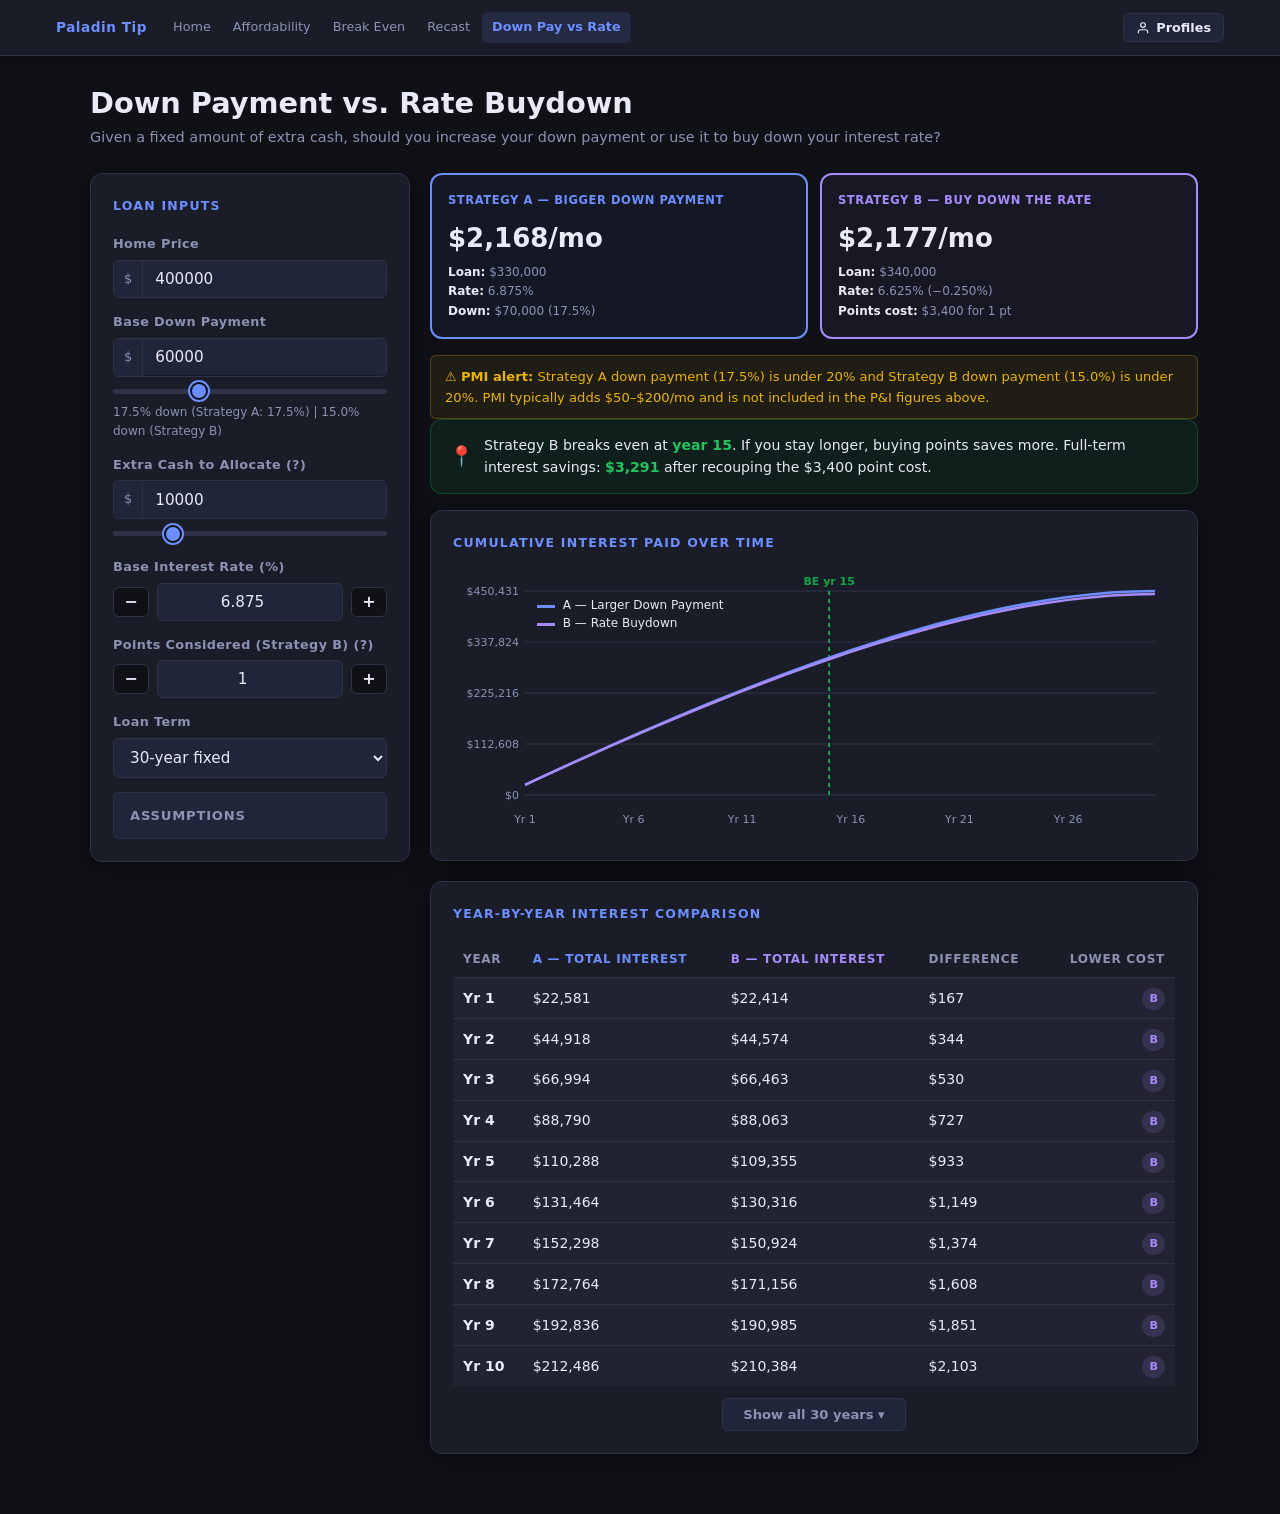
<file: v2/down-pay-v-rate-buy.html>
<!DOCTYPE html>
<html lang="en">
<head>
<meta charset="UTF-8" />
<meta name="viewport" content="width=device-width, initial-scale=1.0" />
<title>Down Payment vs. Rate Buydown</title>
<script src="profile-manager.js"></script>
<script src="nav.js"></script>
<link rel="stylesheet" href="shared.css" />
<style>
  /* ── Two-panel layout ─────────────────────────────────────── */
  .layout {
    grid-template-columns: 320px 1fr;
  }
  @media (max-width: 720px) {
    .layout { grid-template-columns: 1fr; }
  }

  /* ── Input prefix style ($ prefix inside border) ─────────── */
  .input-prefix {
    display: flex;
    align-items: center;
    border: 1px solid var(--border);
    border-radius: var(--radius-sm);
    overflow: hidden;
    width: 100%;
  }
  .input-prefix span {
    padding: 8px 10px;
    background: var(--surface2);
    color: var(--muted);
    font-size: 13px;
    border-right: 1px solid var(--border);
    flex-shrink: 0;
  }
  .input-prefix input {
    border: none;
    border-radius: 0;
    flex: 1;
    min-width: 0;
  }

  /* ── Field row (for ± buttons) ────────────────────────────── */
  .field-row { display: flex; gap: 8px; align-items: center; }
  .field-row button {
    padding: 6px 10px;
    border: 1px solid var(--border);
    border-radius: var(--radius-sm);
    cursor: pointer;
    background: var(--surface2);
    color: var(--text);
    font-size: 1rem;
    line-height: 1;
    flex-shrink: 0;
    width: 36px;
  }
  .field-row button:hover { background: var(--surface); border-color: var(--accent); }

  /* ── Strategy cards ───────────────────────────────────────── */
  .summary-cards {
    display: grid;
    grid-template-columns: 1fr 1fr;
    gap: 12px;
    margin-bottom: 16px;
  }
  @media (max-width: 720px) {
    .summary-cards { grid-template-columns: 1fr; }
  }
  .strat-card {
    border-radius: var(--radius);
    padding: 16px;
    border: 2px solid var(--border);
    background: var(--surface);
  }
  .strat-card.a { border-color: #6c8eff; background: rgba(108,142,255,.06); }
  .strat-card.b { border-color: #a78bfa; background: rgba(167,139,250,.06); }
  .strat-card .strat-label {
    font-size: .72rem;
    font-weight: 700;
    text-transform: uppercase;
    letter-spacing: .05em;
    margin-bottom: 8px;
  }
  .strat-card.a .strat-label { color: #6c8eff; }
  .strat-card.b .strat-label { color: #a78bfa; }
  .strat-card .payment {
    font-size: 26px;
    font-weight: 700;
    color: var(--text);
    margin-bottom: 4px;
  }
  .strat-card .detail { font-size: .75rem; color: var(--muted); line-height: 1.6; }
  .strat-card .detail strong { color: var(--text); }

  /* ── Banners ──────────────────────────────────────────────── */
  .breakeven-banner {
    background: rgba(34,197,94,.08);
    border: 1px solid rgba(34,197,94,.25);
    border-radius: var(--radius);
    padding: 14px 18px;
    margin-bottom: 16px;
    font-size: .88rem;
    display: flex;
    align-items: center;
    gap: 10px;
    color: var(--text);
  }
  .breakeven-banner .icon { font-size: 20px; }
  .breakeven-banner strong { color: var(--green); }
  .pmi-warning {
    background: rgba(234,179,8,.08);
    border: 1px solid rgba(234,179,8,.25);
    border-radius: var(--radius-sm);
    padding: 10px 14px;
    font-size: .82rem;
    color: var(--yellow);
    margin-top: 8px;
  }

  /* ── Table row highlights ─────────────────────────────────── */
  canvas { width: 100%; border-radius: 8px; }
  .badge {
    display: inline-block;
    font-size: .7rem;
    font-weight: 700;
    padding: 2px 7px;
    border-radius: 20px;
    text-transform: uppercase;
  }
  .badge.a   { background: rgba(108,142,255,.15); color: #6c8eff; }
  .badge.b   { background: rgba(167,139,250,.15); color: #a78bfa; }
  .badge.tie { background: rgba(234,179,8,.15);   color: var(--yellow); }
  tr.winner-a td { background: rgba(108,142,255,.05); }
  tr.winner-b td { background: rgba(167,139,250,.05); }
  tr.breakeven td { background: rgba(34,197,94,.07); font-weight: 600; }
  .show-all-btn {
    display: block;
    margin: 12px auto 0;
    padding: 8px 20px;
    background: var(--surface2);
    border: 1px solid var(--border);
    border-radius: var(--radius-sm);
    font-size: .82rem;
    cursor: pointer;
    color: var(--muted);
  }
  .show-all-btn:hover { border-color: var(--accent); color: var(--text); }
  .basedp-hint { font-size: .75rem; color: var(--muted); margin-top: 2px; }

  /* ── Print ────────────────────────────────────────────────── */
  @media print {
    details summary, .show-all-btn { display: none; }
    .layout { grid-template-columns: 1fr; }
    table tbody tr { display: table-row !important; }
  }
</style>
</head>
<body>

<div style="max-width:1100px;margin:0 auto">
  <h1>Down Payment vs. Rate Buydown</h1>
  <p class="subtitle">
    Given a fixed amount of extra cash, should you increase your down payment
    or use it to buy down your interest rate?
  </p>
</div>

<div class="layout">

  <!-- INPUTS -->
  <div>
    <div class="card">
      <h2>Loan Inputs</h2>

      <div class="field">
        <label>Home Price</label>
        <div class="input-prefix"><span>$</span>
          <input type="number" id="price" value="400000" min="50000" step="5000" />
        </div>
      </div>

      <div class="field">
        <label>Base Down Payment</label>
        <div class="input-prefix"><span>$</span>
          <input type="number" id="basedp" value="60000" min="0" step="1000" />
        </div>
        <input type="range" id="basedp_range" min="0" max="200000" step="1000" value="60000" style="margin-top:6px" />
        <div style="font-size:12px;color:var(--muted);margin-top:2px" id="basedp_pct"></div>
      </div>

      <div class="field">
        <label>Extra Cash to Allocate
          <span title="This is the amount you are deciding how to use — add to down payment OR buy points." style="cursor:help;color:var(--primary)"> (?)</span>
        </label>
        <div class="input-prefix"><span>$</span>
          <input type="number" id="extra" value="10000" min="0" step="500" />
        </div>
        <input type="range" id="extra_range" min="0" max="50000" step="500" value="10000" style="margin-top:6px" />
      </div>

      <div class="field">
        <label>Base Interest Rate (%)</label>
        <div class="field-row">
          <button onclick="adj('rate',-0.125)" style="padding:6px 10px;border:1px solid var(--border);border-radius:6px;cursor:pointer;background:var(--bg)">−</button>
          <input type="number" id="rate" value="6.875" min="1" max="15" step="0.125" style="text-align:center" />
          <button onclick="adj('rate',0.125)" style="padding:6px 10px;border:1px solid var(--border);border-radius:6px;cursor:pointer;background:var(--bg)">+</button>
        </div>
      </div>

      <div class="field">
        <label>Points Considered (Strategy B)
          <span title="Number of discount points to purchase with the extra cash. 1 point = 1% of loan amount." style="cursor:help;color:var(--primary)"> (?)</span>
        </label>
        <div class="field-row">
          <button onclick="adj('points',-0.25)" style="padding:6px 10px;border:1px solid var(--border);border-radius:6px;cursor:pointer;background:var(--bg)">−</button>
          <input type="number" id="points" value="1" min="0" max="4" step="0.25" style="text-align:center" />
          <button onclick="adj('points',0.25)" style="padding:6px 10px;border:1px solid var(--border);border-radius:6px;cursor:pointer;background:var(--bg)">+</button>
        </div>
      </div>

      <div class="field">
        <label>Loan Term</label>
        <select id="term">
          <option value="30">30-year fixed</option>
          <option value="20">20-year fixed</option>
          <option value="15">15-year fixed</option>
        </select>
      </div>

      <details>
        <summary>Assumptions</summary>
        <div class="inner">
          <div class="field">
            <label>Rate reduction per point (%)</label>
            <input type="number" id="rate_per_point" value="0.25" min="0.1" max="0.5" step="0.05" />
          </div>
          <div style="font-size:12px;color:var(--muted);line-height:1.6">
            Cost of 1 point = 1% of the <em>loan amount</em> for Strategy B.<br/>
            Points are calculated from your extra cash budget automatically.
          </div>
        </div>
      </details>
    </div>
  </div>

  <!-- RESULTS -->
  <div>

    <div class="summary-cards">
      <div class="strat-card a">
        <div class="strat-label">Strategy A — Bigger Down Payment</div>
        <div class="payment" id="a_payment">—</div>
        <div class="detail" id="a_detail">—</div>
      </div>
      <div class="strat-card b">
        <div class="strat-label">Strategy B — Buy Down the Rate</div>
        <div class="payment" id="b_payment">—</div>
        <div class="detail" id="b_detail">—</div>
      </div>
    </div>

    <div id="pmi_warning" class="pmi-warning" style="display:none">
      ⚠️ <strong>PMI alert:</strong> <span id="pmi_msg"></span>
      PMI typically adds $50–$200/mo and is not included in the P&I figures above.
    </div>

    <div class="breakeven-banner" id="breakeven_banner">
      <span class="icon">📍</span>
      <div id="breakeven_text">Calculating…</div>
    </div>

    <div class="card">
      <h2>Cumulative Interest Paid Over Time</h2>
      <canvas id="chart" height="260"></canvas>
    </div>

    <div class="card" style="margin-top:20px">
      <h2>Year-by-Year Interest Comparison</h2>
      <table>
        <thead>
          <tr>
            <th>Year</th>
            <th style="color:#6c8eff">A — Total Interest</th>
            <th style="color:#a78bfa">B — Total Interest</th>
            <th>Difference</th>
            <th>Lower Cost</th>
          </tr>
        </thead>
        <tbody id="table_body"></tbody>
      </table>
      <button class="show-all-btn" id="show_all_btn" onclick="toggleTable()">Show all years ▾</button>
    </div>

  </div>
</div>

<script>
  const $ = id => document.getElementById(id);
  let showAll = false;
  let tableData = [];

  function adj(id, delta) {
    const el = $(id);
    el.value = Math.round((parseFloat(el.value) + delta) * 1000) / 1000;
    calc();
  }

  function fmt(n) {
    return '$' + Math.round(n).toLocaleString();
  }

  function pmt(principal, annualRate, months) {
    if (annualRate === 0) return principal / months;
    const r = annualRate / 100 / 12;
    return principal * r * Math.pow(1 + r, months) / (Math.pow(1 + r, months) - 1);
  }

  // Returns array of {year, totalInterest} for each year 1..termYears
  function buildSchedule(principal, annualRate, termYears) {
    const months = termYears * 12;
    const payment = pmt(principal, annualRate, months);
    const r = annualRate / 100 / 12;
    let balance = principal;
    let cumInterest = 0;
    const result = [];
    for (let m = 1; m <= months; m++) {
      const interestPaid = balance * r;
      const principalPaid = payment - interestPaid;
      cumInterest += interestPaid;
      balance -= principalPaid;
      if (m % 12 === 0) result.push({ year: m / 12, totalInterest: cumInterest });
    }
    return result;
  }

  function calc() {
    const price = parseFloat($('price').value) || 0;
    const basedp = parseFloat($('basedp').value) || 0;
    const extra = parseFloat($('extra').value) || 0;
    const baseRate = parseFloat($('rate').value) || 0;
    const points = parseFloat($('points').value) || 0;
    const term = parseInt($('term').value) || 30;
    const ratePerPoint = parseFloat($('rate_per_point').value) || 0.25;

    // Strategy A: bigger down payment
    const dpA = basedp + extra;
    const loanA = Math.max(0, price - dpA);
    const rateA = baseRate;

    // Strategy B: buy down rate with extra cash
    // Cost of points = points * 1% of loan B's amount
    // loanB = price - basedp
    const loanB_base = Math.max(0, price - basedp);
    // points budget: use extra cash as the budget for points
    // points affordable = extra / (1% of loanB_base)
    // but user chose # of points directly, so cost = points * 0.01 * loanB_base
    const pointsCost = points * 0.01 * loanB_base;
    const rateB = Math.max(0.5, baseRate - points * ratePerPoint);
    const loanB = loanB_base; // down payment stays at basedp

    // Update range sync
    $('basedp_range').value = basedp;
    $('extra_range').value = extra;
    $('basedp_pct').textContent =
      price > 0 ? `${((dpA / price) * 100).toFixed(1)}% down (Strategy A: ${(dpA/price*100).toFixed(1)}%)  |  ${(basedp/price*100).toFixed(1)}% down (Strategy B)` : '';

    const payA = pmt(loanA, rateA, term * 12);
    const payB = pmt(loanB, rateB, term * 12);

    $('a_payment').textContent = fmt(payA) + '/mo';
    $('a_detail').innerHTML =
      `<strong>Loan:</strong> ${fmt(loanA)}<br>` +
      `<strong>Rate:</strong> ${rateA.toFixed(3)}%<br>` +
      `<strong>Down:</strong> ${fmt(dpA)} (${(dpA/price*100).toFixed(1)}%)`;

    $('b_payment').textContent = fmt(payB) + '/mo';
    $('b_detail').innerHTML =
      `<strong>Loan:</strong> ${fmt(loanB)}<br>` +
      `<strong>Rate:</strong> ${rateB.toFixed(3)}% (−${(points * ratePerPoint).toFixed(3)}%)<br>` +
      `<strong>Points cost:</strong> ${fmt(pointsCost)} for ${points} pt${points !== 1 ? 's' : ''}`;

    // PMI check (rough: <20% down)
    const pmiWarning = $('pmi_warning');
    const pmiMsg = $('pmi_msg');
    const pmiA = dpA / price < 0.20;
    const pmiB = basedp / price < 0.20;
    if (pmiA || pmiB) {
      pmiWarning.style.display = 'block';
      const msgs = [];
      if (pmiA) msgs.push(`Strategy A down payment (${(dpA/price*100).toFixed(1)}%) is under 20%`);
      if (pmiB) msgs.push(`Strategy B down payment (${(basedp/price*100).toFixed(1)}%) is under 20%`);
      pmiMsg.textContent = msgs.join(' and ') + '. ';
    } else {
      pmiWarning.style.display = 'none';
    }

    // Build schedules
    const schedA = buildSchedule(loanA, rateA, term);
    const schedB = buildSchedule(loanB, rateB, term);
    tableData = schedA.map((row, i) => ({
      year: row.year,
      intA: row.totalInterest,
      intB: schedB[i].totalInterest,
    }));

    // Break-even
    let beYear = null;
    // B starts with buying points (sunk cost = pointsCost)
    // A starts with more equity
    // We find when cumulative interest saving of B = pointsCost
    // i.e. intA - intB >= pointsCost
    for (let i = 0; i < tableData.length; i++) {
      if (tableData[i].intA - tableData[i].intB >= pointsCost) {
        beYear = tableData[i].year;
        break;
      }
    }

    const banner = $('breakeven_banner');
    const beText = $('breakeven_text');
    if (points === 0) {
      banner.style.background = 'var(--surface2)';
      banner.style.borderColor = 'var(--border)';
      beText.innerHTML = 'Enter points to compare strategies.';
    } else if (!beYear) {
      banner.style.background = 'rgba(239,68,68,.08)';
      banner.style.borderColor = 'rgba(239,68,68,.25)';
      beText.innerHTML = `Strategy B <strong>never breaks even</strong> within the ${term}-year term. The rate reduction doesn't offset the cost of points for this loan.`;
    } else {
      const totalSavingFullTerm = tableData[term - 1].intA - tableData[term - 1].intB;
      banner.style.background = 'rgba(34,197,94,.08)';
      banner.style.borderColor = 'rgba(34,197,94,.25)';
      beText.innerHTML =
        `Strategy B breaks even at <strong>year ${beYear}</strong>. ` +
        `If you stay longer, buying points saves more. ` +
        `Full-term interest savings: <strong>${fmt(totalSavingFullTerm - pointsCost)}</strong> after recouping the ${fmt(pointsCost)} point cost.`;
    }

    renderTable();
    renderChart(schedA, schedB, beYear, pointsCost);

    // Persist
    try {
      localStorage.setItem('hvp_pvd_inputs', JSON.stringify({
        price, basedp, extra, baseRate, points, term, ratePerPoint
      }));
    } catch(e) {}
  }

  function renderTable() {
    const tbody = $('table_body');
    const rows = showAll ? tableData : tableData.slice(0, 10);
    const beYear = (() => {
      const points = parseFloat($('points').value) || 0;
      const basedp = parseFloat($('basedp').value) || 0;
      const price = parseFloat($('price').value) || 1;
      const loanB = Math.max(0, price - basedp);
      const pointsCost = points * 0.01 * loanB;
      for (let r of tableData) {
        if (r.intA - r.intB >= pointsCost) return r.year;
      }
      return null;
    })();

    tbody.innerHTML = rows.map(r => {
      const diff = Math.abs(r.intA - r.intB);
      const aWins = r.intA < r.intB;
      const tie = Math.abs(r.intA - r.intB) < 1;
      const be = r.year === beYear;
      const cls = be ? 'breakeven' : aWins ? 'winner-a' : 'winner-b';
      const badge = tie ? '<span class="badge tie">Tie</span>'
        : aWins ? '<span class="badge a">A</span>'
        : '<span class="badge b">B</span>';
      return `<tr class="${cls}">
        <td><strong>Yr ${r.year}</strong>${be ? ' ✓ break-even' : ''}</td>
        <td>${fmt(r.intA)}</td>
        <td>${fmt(r.intB)}</td>
        <td>${fmt(diff)}</td>
        <td>${badge}</td>
      </tr>`;
    }).join('');

    $('show_all_btn').style.display = tableData.length > 10 ? 'block' : 'none';
    $('show_all_btn').textContent = showAll
      ? 'Show fewer years ▴'
      : `Show all ${tableData.length} years ▾`;
  }

  function toggleTable() {
    showAll = !showAll;
    renderTable();
  }

  function renderChart(schedA, schedB, beYear, pointsCost) {
    const canvas = $('chart');
    const dpr = window.devicePixelRatio || 1;
    const W = canvas.parentElement.clientWidth - 40;
    const H = 260;
    canvas.width = W * dpr;
    canvas.height = H * dpr;
    canvas.style.width = W + 'px';
    canvas.style.height = H + 'px';
    const ctx = canvas.getContext('2d');
    ctx.scale(dpr, dpr);

    const pad = { top: 20, right: 20, bottom: 36, left: 72 };
    const w = W - pad.left - pad.right;
    const h = H - pad.top - pad.bottom;

    const maxY = Math.max(...schedA.map(r => r.totalInterest), ...schedB.map(r => r.totalInterest));
    const years = schedA.length;

    function xp(year) { return pad.left + (year - 1) / (years - 1) * w; }
    function yp(val)  { return pad.top + (1 - val / maxY) * h; }

    ctx.clearRect(0, 0, W, H);

    // Grid lines
    ctx.strokeStyle = '#2e3347';
    ctx.lineWidth = 1;
    for (let i = 0; i <= 4; i++) {
      const y = pad.top + (i / 4) * h;
      ctx.beginPath(); ctx.moveTo(pad.left, y); ctx.lineTo(pad.left + w, y); ctx.stroke();
      const label = fmt(maxY * (1 - i / 4));
      ctx.fillStyle = '#8b92b3';
      ctx.font = '11px system-ui';
      ctx.textAlign = 'right';
      ctx.fillText(label, pad.left - 6, y + 4);
    }

    // Year labels
    const step = years <= 15 ? 1 : years <= 20 ? 2 : 5;
    ctx.fillStyle = '#8b92b3'; ctx.font = '11px system-ui'; ctx.textAlign = 'center';
    for (let y = 1; y <= years; y += step) {
      ctx.fillText('Yr ' + y, xp(y), H - 8);
    }

    // Break-even vertical line
    if (beYear) {
      ctx.strokeStyle = '#22c55e';
      ctx.lineWidth = 1.5;
      ctx.setLineDash([4, 4]);
      ctx.beginPath();
      ctx.moveTo(xp(beYear), pad.top);
      ctx.lineTo(xp(beYear), pad.top + h);
      ctx.stroke();
      ctx.setLineDash([]);
      ctx.fillStyle = '#16a34a';
      ctx.font = 'bold 11px system-ui';
      ctx.textAlign = 'center';
      ctx.fillText('BE yr ' + beYear, xp(beYear), pad.top - 6);
    }

    // Strategy A line
    ctx.strokeStyle = '#6c8eff';
    ctx.lineWidth = 2.5;
    ctx.beginPath();
    schedA.forEach((r, i) => {
      i === 0 ? ctx.moveTo(xp(r.year), yp(r.totalInterest))
              : ctx.lineTo(xp(r.year), yp(r.totalInterest));
    });
    ctx.stroke();

    // Strategy B line
    ctx.strokeStyle = '#a78bfa';
    ctx.lineWidth = 2.5;
    ctx.beginPath();
    schedB.forEach((r, i) => {
      i === 0 ? ctx.moveTo(xp(r.year), yp(r.totalInterest))
              : ctx.lineTo(xp(r.year), yp(r.totalInterest));
    });
    ctx.stroke();

    // Legend
    const lx = pad.left + 12;
    const ly = pad.top + 14;
    [[' A — Larger Down Payment', '#6c8eff'], [' B — Rate Buydown', '#a78bfa']].forEach(([label, color], i) => {
      ctx.fillStyle = color;
      ctx.fillRect(lx, ly + i * 18, 18, 3);
      ctx.fillStyle = '#e8eaf6';
      ctx.font = '12px system-ui';
      ctx.textAlign = 'left';
      ctx.fillText(label, lx + 22, ly + 4 + i * 18);
    });
  }

  // Sync range inputs
  ['basedp', 'extra'].forEach(id => {
    $(id).addEventListener('input', () => { $(`${id}_range`).value = $(id).value; calc(); });
    $(`${id}_range`).addEventListener('input', () => { $(id).value = $(`${id}_range`).value; calc(); });
  });

  ['price', 'rate', 'points', 'term', 'rate_per_point'].forEach(id => {
    $(id).addEventListener('input', calc);
  });

  // Load saved inputs
  try {
    const saved = JSON.parse(localStorage.getItem('hvp_pvd_inputs') || 'null');
    if (saved) {
      ['price','basedp','extra','baseRate','points','term','ratePerPoint'].forEach(k => {
        const elId = k === 'baseRate' ? 'rate' : k === 'ratePerPoint' ? 'rate_per_point' : k;
        if (saved[k] !== undefined && $(elId)) $(elId).value = saved[k];
      });
    }
  } catch(e) {}

  window.addEventListener('resize', calc);
  calc();
</script>
<script src="form-state-url.js"></script>
</body>
</html>
</file>
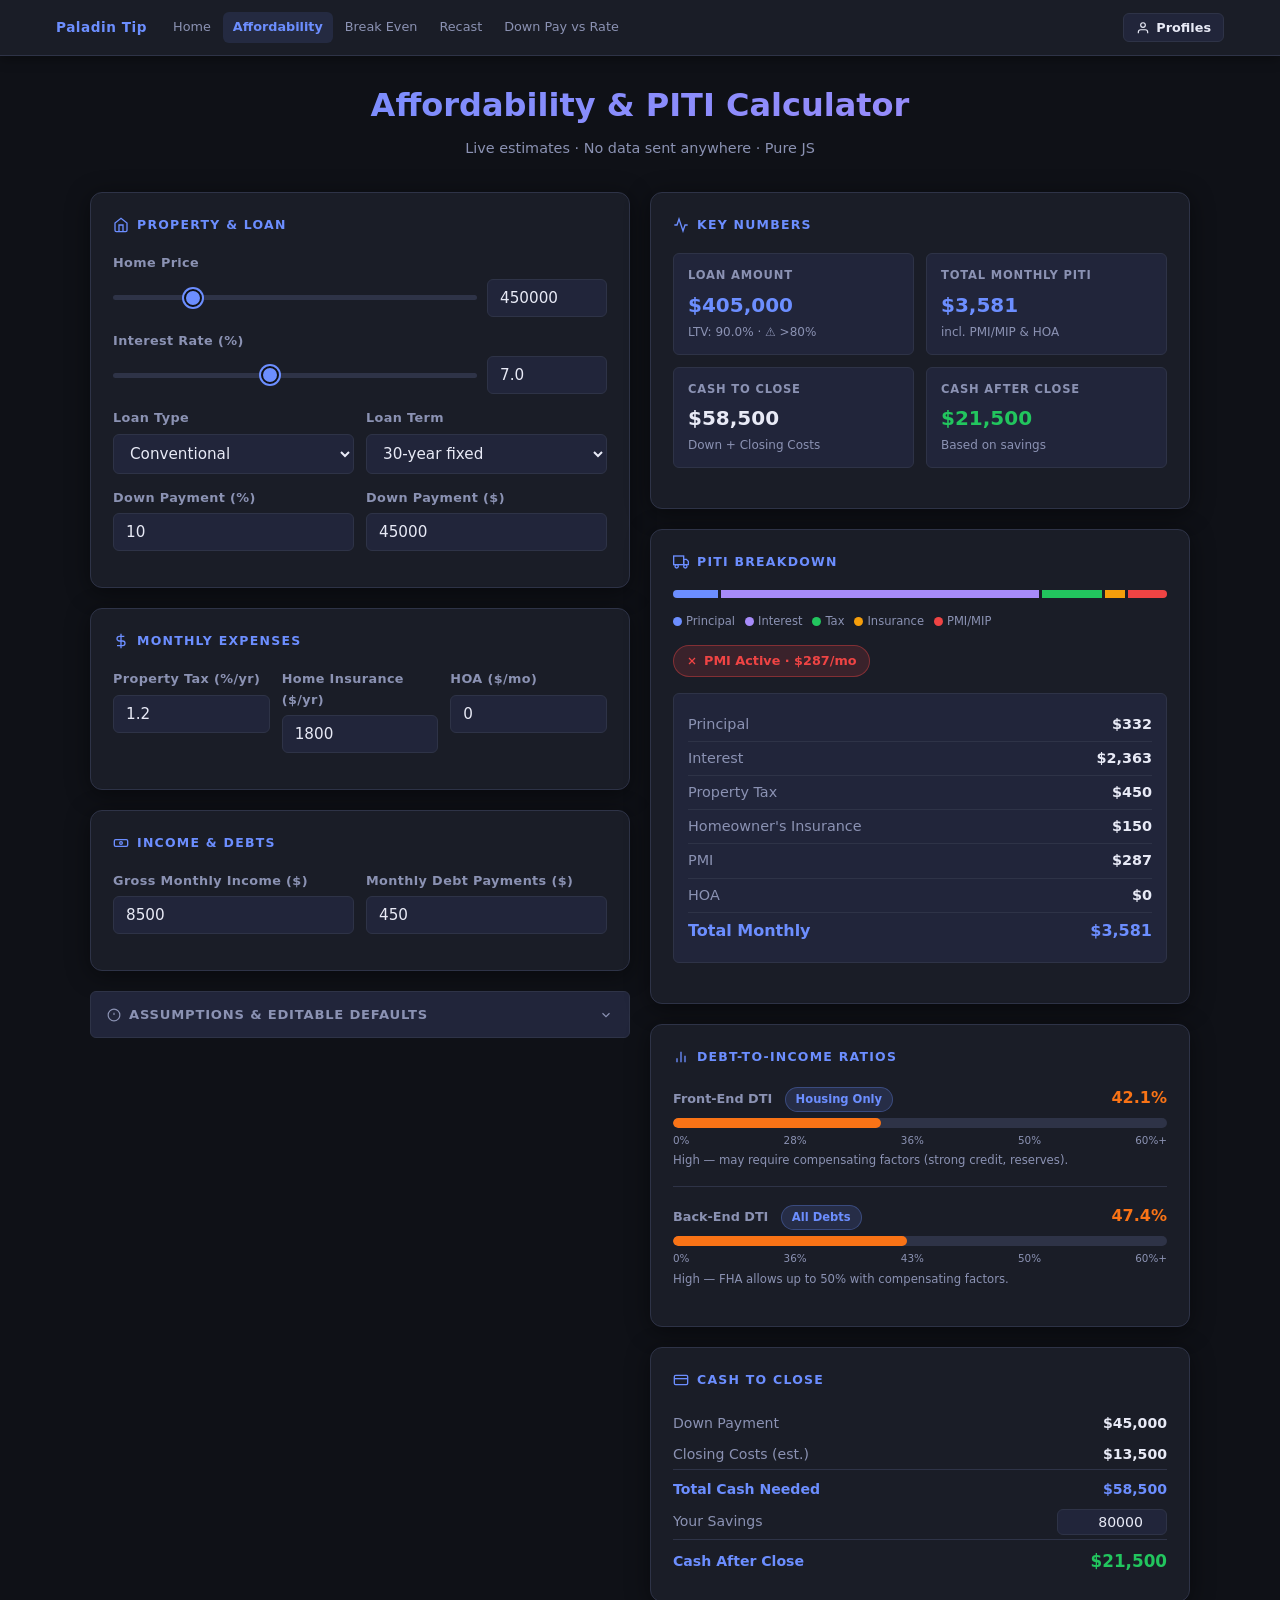
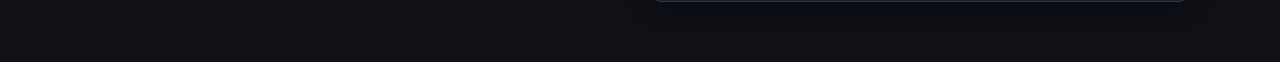
<file: v2/piti.html>
<!DOCTYPE html>
<html lang="en">
<head>
  <meta charset="UTF-8" />
  <meta name="viewport" content="width=device-width, initial-scale=1.0" />
  <title>Affordability & PITI Calculator</title>
  <script src="profile-manager.js"></script>
  <script src="nav.js"></script>
  <link rel="stylesheet" href="shared.css" />
  <style>
    /* ── Slider + number pair ───────────────────────────────── */
    .slider-pair {
      display: grid;
      grid-template-columns: 1fr auto;
      gap: 10px;
      align-items: center;
    }
    .slider-pair input[type="number"] { width: 120px; }

    /* ── PITI Breakdown ─────────────────────────────────────── */
    .piti-breakdown {
      background: var(--surface2);
      border: 1px solid var(--border);
      border-radius: var(--radius-sm);
      padding: 14px;
      margin-bottom: 18px;
    }
    .piti-row {
      display: flex;
      justify-content: space-between;
      align-items: center;
      padding: 5px 0;
      font-size: .9rem;
      border-bottom: 1px solid var(--border);
    }
    .piti-row:last-child { border-bottom: none; }
    .piti-row .piti-label { color: var(--muted); }
    .piti-row .piti-val   { font-weight: 600; }
    .piti-row.total .piti-label,
    .piti-row.total .piti-val {
      color: var(--accent);
      font-weight: 700;
      font-size: 1rem;
    }
    .piti-bar-wrap {
      display: flex;
      gap: 3px;
      height: 8px;
      border-radius: 99px;
      overflow: hidden;
      margin-bottom: 14px;
    }
    .piti-seg { height: 100%; transition: width .3s; }
    .seg-p  { background: #6c8eff; }
    .seg-i  { background: #a78bfa; }
    .seg-t  { background: #22c55e; }
    .seg-ins{ background: #f59e0b; }
    .seg-pmi{ background: #ef4444; }
    .piti-legend {
      display: flex;
      flex-wrap: wrap;
      gap: 10px;
      font-size: .72rem;
      color: var(--muted);
      margin-bottom: 14px;
    }
    .legend-dot {
      display: inline-block;
      width: 9px; height: 9px;
      border-radius: 50%;
      margin-right: 4px;
      vertical-align: middle;
    }

    /* ── DTI Bars ───────────────────────────────────────────── */
    .dti-section { margin-bottom: 16px; }
    .dti-header {
      display: flex;
      justify-content: space-between;
      align-items: baseline;
      margin-bottom: 6px;
    }
    .dti-label { font-size: .8rem; font-weight: 700; color: var(--muted); }
    .dti-value { font-size: 1rem; font-weight: 700; }
    .dti-track {
      height: 10px;
      background: var(--border);
      border-radius: 99px;
      overflow: hidden;
      margin-bottom: 4px;
    }
    .dti-fill {
      height: 100%;
      border-radius: 99px;
      transition: width .35s, background .35s;
    }
    .dti-explain { font-size: .73rem; color: var(--muted); margin-top: 3px; }
    .dti-ticks {
      display: flex;
      justify-content: space-between;
      font-size: .65rem;
      color: var(--muted);
      margin-top: 2px;
    }

    /* ── PMI Badge ──────────────────────────────────────────── */
    .pmi-badge {
      display: inline-flex;
      align-items: center;
      gap: 6px;
      font-size: .8rem;
      font-weight: 700;
      padding: 5px 12px;
      border-radius: 99px;
      margin-bottom: 16px;
    }
    .pmi-badge.active { background: rgba(239,68,68,.15); color: var(--red);   border: 1px solid rgba(239,68,68,.4); }
    .pmi-badge.none   { background: rgba(34,197,94,.15); color: var(--green); border: 1px solid rgba(34,197,94,.4); }

    /* ── Cash to Close table ────────────────────────────────── */
    .cash-table { width: 100%; font-size: .88rem; }
    .cash-table tr td { padding: 4px 0; border-bottom: none; }
    .cash-table tr td:last-child { text-align: right; font-weight: 600; }
    .cash-table .ct-total td { color: var(--accent); font-weight: 700; border-top: 1px solid var(--border); padding-top: 8px; }
  </style>
</head>
<body>

<div class="page-header">
  <h1>Affordability &amp; PITI Calculator</h1>
  <p>Live estimates · No data sent anywhere · Pure JS</p>
</div>

<div class="layout">
  <!-- ── LEFT COLUMN: INPUTS ─────────────────────────────── -->
  <div class="col">

    <!-- Home Price & Rate -->
    <div class="card">
      <div class="card-title">
        <svg width="16" height="16" viewBox="0 0 24 24" fill="none" stroke="currentColor" stroke-width="2">
          <path d="M3 9l9-7 9 7v11a2 2 0 0 1-2 2H5a2 2 0 0 1-2-2z"/>
          <polyline points="9 22 9 12 15 12 15 22"/>
        </svg>
        Property & Loan
      </div>

      <div class="field">
        <label>Home Price</label>
        <div class="slider-pair">
          <input type="range" id="price-slider" min="50000" max="2000000" step="5000" value="450000" />
          <input type="number" id="price-input" min="0" step="1000" value="450000" />
        </div>
      </div>

      <div class="field">
        <label>Interest Rate (%)</label>
        <div class="slider-pair">
          <input type="range" id="rate-slider" min="1" max="15" step="0.125" value="7.0" />
          <input type="number" id="rate-input" min="0.1" max="30" step="0.125" value="7.0" />
        </div>
      </div>

      <div class="grid-2">
        <div class="field">
          <label>Loan Type</label>
          <select id="loan-type">
            <option value="conventional">Conventional</option>
            <option value="fha">FHA</option>
            <option value="va">VA</option>
            <option value="usda">USDA</option>
          </select>
        </div>
        <div class="field">
          <label>Loan Term</label>
          <select id="loan-term">
            <option value="360">30-year fixed</option>
            <option value="180">15-year fixed</option>
            <option value="240">20-year fixed</option>
            <option value="84">7-year ARM</option>
          </select>
        </div>
      </div>

      <div class="grid-2">
        <div class="field">
          <label>Down Payment (%)</label>
          <input type="number" id="down-pct" min="0" max="100" step="0.5" value="10" />
        </div>
        <div class="field">
          <label>Down Payment ($)</label>
          <input type="number" id="down-amt" min="0" step="1000" value="45000" />
        </div>
      </div>
    </div>

    <!-- Expenses -->
    <div class="card">
      <div class="card-title">
        <svg width="16" height="16" viewBox="0 0 24 24" fill="none" stroke="currentColor" stroke-width="2">
          <line x1="12" y1="1" x2="12" y2="23"/><path d="M17 5H9.5a3.5 3.5 0 0 0 0 7h5a3.5 3.5 0 0 1 0 7H6"/>
        </svg>
        Monthly Expenses
      </div>

      <div class="grid-3">
        <div class="field">
          <label>Property Tax (%/yr)</label>
          <input type="number" id="tax-rate" min="0" max="5" step="0.01" value="1.2" />
        </div>
        <div class="field">
          <label>Home Insurance ($/yr)</label>
          <input type="number" id="insurance" min="0" step="100" value="1800" />
        </div>
        <div class="field">
          <label>HOA ($/mo)</label>
          <input type="number" id="hoa" min="0" step="25" value="0" />
        </div>
      </div>
    </div>

    <!-- Income & Debts -->
    <div class="card">
      <div class="card-title">
        <svg width="16" height="16" viewBox="0 0 24 24" fill="none" stroke="currentColor" stroke-width="2">
          <path d="M20 7H4a2 2 0 0 0-2 2v6a2 2 0 0 0 2 2h16a2 2 0 0 0 2-2V9a2 2 0 0 0-2-2z"/>
          <circle cx="12" cy="12" r="2"/>
        </svg>
        Income &amp; Debts
      </div>

      <div class="grid-2">
        <div class="field">
          <label>Gross Monthly Income ($)</label>
          <input type="number" id="income" min="0" step="500" value="8500" />
        </div>
        <div class="field">
          <label>Monthly Debt Payments ($)</label>
          <input type="number" id="debts" min="0" step="50" value="450" />
        </div>
      </div>
    </div>

    <!-- Assumptions -->
    <details>
      <summary>
        <svg width="14" height="14" viewBox="0 0 24 24" fill="none" stroke="currentColor" stroke-width="2">
          <circle cx="12" cy="12" r="10"/><line x1="12" y1="8" x2="12" y2="12"/><line x1="12" y1="16" x2="12.01" y2="16"/>
        </svg>
        Assumptions &amp; Editable Defaults
        <svg class="chevron" width="14" height="14" viewBox="0 0 24 24" fill="none" stroke="currentColor" stroke-width="2">
          <polyline points="6 9 12 15 18 9"/>
        </svg>
      </summary>
      <div class="assumption-body">
        <div class="grid-2">
          <div class="field">
            <label>Conventional PMI (%/yr of loan)</label>
            <input type="number" id="conv-pmi" min="0" max="5" step="0.01" value="0.85" />
          </div>
          <div class="field">
            <label>FHA MIP (%/yr of loan)</label>
            <input type="number" id="fha-mip" min="0" max="5" step="0.01" value="0.55" />
          </div>
          <div class="field">
            <label>FHA Upfront MIP (%)</label>
            <input type="number" id="fha-ufmip" min="0" max="5" step="0.01" value="1.75" />
          </div>
          <div class="field">
            <label>USDA Guarantee Fee (%/yr)</label>
            <input type="number" id="usda-fee" min="0" max="5" step="0.01" value="0.35" />
          </div>
          <div class="field">
            <label>VA Funding Fee (%)</label>
            <input type="number" id="va-fee" min="0" max="5" step="0.01" value="2.15" />
          </div>
          <div class="field">
            <label>Closing Cost (%)</label>
            <input type="number" id="closing-pct" min="0" max="10" step="0.1" value="3" />
          </div>
        </div>
        <p style="font-size:.74rem;color:var(--muted);margin-top:8px;">
          PMI applies to Conventional loans with &lt;20% down. FHA MIP applies regardless of down payment (with current LTV &gt; 90%). VA and USDA have no monthly mortgage insurance; upfront fees rolled in.
        </p>
      </div>
    </details>

  </div><!-- /left col -->

  <!-- ── RIGHT COLUMN: OUTPUTS ───────────────────────────── -->
  <div class="col">

    <!-- Key Numbers -->
    <div class="card">
      <div class="card-title">
        <svg width="16" height="16" viewBox="0 0 24 24" fill="none" stroke="currentColor" stroke-width="2">
          <polyline points="22 12 18 12 15 21 9 3 6 12 2 12"/>
        </svg>
        Key Numbers
      </div>

      <div class="results-grid">
        <div class="result-box">
          <div class="label">Loan Amount</div>
          <div class="value accent" id="out-loan">—</div>
          <div class="sub" id="out-ltv">LTV: —</div>
        </div>
        <div class="result-box">
          <div class="label">Total Monthly PITI</div>
          <div class="value accent" id="out-piti">—</div>
          <div class="sub" id="out-piti-sub">incl. PMI &amp; HOA</div>
        </div>
        <div class="result-box">
          <div class="label">Cash to Close</div>
          <div class="value" id="out-ctc">—</div>
          <div class="sub">Down + Closing Costs</div>
        </div>
        <div class="result-box">
          <div class="label">Cash After Close</div>
          <div class="value" id="out-remaining">—</div>
          <div class="sub" id="out-savings-sub">Based on savings</div>
        </div>
      </div>
    </div>

    <!-- PITI Breakdown -->
    <div class="card">
      <div class="card-title">
        <svg width="16" height="16" viewBox="0 0 24 24" fill="none" stroke="currentColor" stroke-width="2">
          <rect x="1" y="3" width="15" height="13"/><polygon points="16 8 20 8 23 11 23 16 16 16 16 8"/>
          <circle cx="5.5" cy="18.5" r="2.5"/><circle cx="18.5" cy="18.5" r="2.5"/>
        </svg>
        PITI Breakdown
      </div>

      <div class="piti-bar-wrap" id="piti-bar">
        <div class="piti-seg seg-p" id="bar-p" style="width:0%"></div>
        <div class="piti-seg seg-i" id="bar-i" style="width:0%"></div>
        <div class="piti-seg seg-t" id="bar-t" style="width:0%"></div>
        <div class="piti-seg seg-ins" id="bar-ins" style="width:0%"></div>
        <div class="piti-seg seg-pmi" id="bar-pmi" style="width:0%"></div>
      </div>

      <div class="piti-legend">
        <span><span class="legend-dot" style="background:#6c8eff"></span>Principal</span>
        <span><span class="legend-dot" style="background:#a78bfa"></span>Interest</span>
        <span><span class="legend-dot" style="background:#22c55e"></span>Tax</span>
        <span><span class="legend-dot" style="background:#f59e0b"></span>Insurance</span>
        <span><span class="legend-dot" style="background:#ef4444"></span>PMI/MIP</span>
      </div>

      <!-- PMI Badge -->
      <div id="pmi-badge" class="pmi-badge none">
        <svg width="12" height="12" viewBox="0 0 24 24" fill="none" stroke="currentColor" stroke-width="2.5">
          <polyline points="20 6 9 17 4 12"/>
        </svg>
        No PMI / MIP
      </div>

      <div class="piti-breakdown">
        <div class="piti-row">
          <span class="piti-label">Principal</span>
          <span class="piti-val" id="out-principal">—</span>
        </div>
        <div class="piti-row">
          <span class="piti-label">Interest</span>
          <span class="piti-val" id="out-interest">—</span>
        </div>
        <div class="piti-row">
          <span class="piti-label">Property Tax</span>
          <span class="piti-val" id="out-tax">—</span>
        </div>
        <div class="piti-row">
          <span class="piti-label">Homeowner's Insurance</span>
          <span class="piti-val" id="out-insurance">—</span>
        </div>
        <div class="piti-row">
          <span class="piti-label" id="pmi-label">PMI / MIP</span>
          <span class="piti-val" id="out-pmi">—</span>
        </div>
        <div class="piti-row">
          <span class="piti-label">HOA</span>
          <span class="piti-val" id="out-hoa">—</span>
        </div>
        <div class="piti-row total">
          <span class="piti-label">Total Monthly</span>
          <span class="piti-val" id="out-total-monthly">—</span>
        </div>
      </div>
    </div>

    <!-- DTI -->
    <div class="card">
      <div class="card-title">
        <svg width="16" height="16" viewBox="0 0 24 24" fill="none" stroke="currentColor" stroke-width="2">
          <path d="M18 20V10"/><path d="M12 20V4"/><path d="M6 20v-6"/>
        </svg>
        Debt-to-Income Ratios
      </div>

      <div class="dti-section">
        <div class="dti-header">
          <span class="dti-label">Front-End DTI <span class="chip">Housing Only</span></span>
          <span class="dti-value" id="out-fedti">—</span>
        </div>
        <div class="dti-track">
          <div class="dti-fill" id="fill-fedti" style="width:0%"></div>
        </div>
        <div class="dti-ticks">
          <span>0%</span><span>28%</span><span>36%</span><span>50%</span><span>60%+</span>
        </div>
        <div class="dti-explain" id="explain-fedti"></div>
      </div>

      <hr class="divider" />

      <div class="dti-section">
        <div class="dti-header">
          <span class="dti-label">Back-End DTI <span class="chip">All Debts</span></span>
          <span class="dti-value" id="out-bedti">—</span>
        </div>
        <div class="dti-track">
          <div class="dti-fill" id="fill-bedti" style="width:0%"></div>
        </div>
        <div class="dti-ticks">
          <span>0%</span><span>36%</span><span>43%</span><span>50%</span><span>60%+</span>
        </div>
        <div class="dti-explain" id="explain-bedti"></div>
      </div>
    </div>

    <!-- Cash to Close Detail -->
    <div class="card">
      <div class="card-title">
        <svg width="16" height="16" viewBox="0 0 24 24" fill="none" stroke="currentColor" stroke-width="2">
          <rect x="2" y="5" width="20" height="14" rx="2"/><line x1="2" y1="10" x2="22" y2="10"/>
        </svg>
        Cash to Close
      </div>

      <table class="cash-table">
        <tbody>
          <tr>
            <td style="color:var(--muted)">Down Payment</td>
            <td id="ctc-down">—</td>
          </tr>
          <tr>
            <td style="color:var(--muted)">Closing Costs (est.)</td>
            <td id="ctc-closing">—</td>
          </tr>
          <tr id="ctc-upfront-row">
            <td style="color:var(--muted)" id="ctc-upfront-label">Upfront Fee</td>
            <td id="ctc-upfront">—</td>
          </tr>
          <tr class="ct-total">
            <td>Total Cash Needed</td>
            <td id="ctc-total">—</td>
          </tr>
          <tr>
            <td style="color:var(--muted)">Your Savings</td>
            <td>
              <input
                type="number"
                id="savings"
                min="0"
                step="1000"
                value="80000"
                style="width:110px;text-align:right;padding:4px 8px;font-size:.88rem;"
              />
            </td>
          </tr>
          <tr class="ct-total">
            <td id="remaining-label">Cash After Close</td>
            <td id="ctc-remaining" style="font-size:1.05rem">—</td>
          </tr>
        </tbody>
      </table>
    </div>

  </div><!-- /right col -->
</div><!-- /layout -->

<script>
  /* ════════════════════════════════════════════════════
     UTILITIES
  ════════════════════════════════════════════════════ */
  const $ = id => document.getElementById(id);
  const fmt = (n, decimals = 0) =>
    new Intl.NumberFormat('en-US', {
      style: 'currency',
      currency: 'USD',
      maximumFractionDigits: decimals,
      minimumFractionDigits: decimals,
    }).format(n);

  const pct = n => n.toFixed(1) + '%';
  const clamp = (v, lo, hi) => Math.max(lo, Math.min(hi, v));

  /* ════════════════════════════════════════════════════
     PURE MATH FUNCTIONS
  ════════════════════════════════════════════════════ */

  /**
   * Monthly mortgage payment (principal + interest)
   * @param {number} principal  - loan amount
   * @param {number} annualRate - annual interest rate as percent (e.g. 7.0)
   * @param {number} months     - loan term in months
   */
  function calcPI(principal, annualRate, months) {
    if (annualRate === 0) return principal / months;
    const r = annualRate / 100 / 12;
    return principal * (r * Math.pow(1 + r, months)) / (Math.pow(1 + r, months) - 1);
  }

  /**
   * Split a full P&I payment into principal and interest portions
   * for the very first payment.
   */
  function calcFirstPrincipal(principal, annualRate, months) {
    const r = annualRate / 100 / 12;
    const interestPortion = principal * r;
    const piPayment = calcPI(principal, annualRate, months);
    return {
      interest: interestPortion,
      principal: piPayment - interestPortion,
    };
  }

  /** LTV as a ratio (0–1) */
  function calcLTV(price, downAmt) {
    if (price === 0) return 0;
    return (price - downAmt) / price;
  }

  /**
   * Monthly PMI/MIP amount.
   * Returns { monthly, label, upfrontFee }
   */
  function calcMortgageInsurance(loanType, loanAmount, price, downAmt, assumptions) {
    const ltv = calcLTV(price, downAmt);
    const downPct = 1 - ltv;

    switch (loanType) {
      case 'conventional': {
        if (ltv <= 0.80) return { monthly: 0, label: 'PMI', upfront: 0, active: false };
        const annual = (loanAmount * assumptions.convPMI) / 100;
        return { monthly: annual / 12, label: 'PMI', upfront: 0, active: true };
      }
      case 'fha': {
        // FHA MIP always applies (for terms >15yr and base loan > threshold)
        const annual = (loanAmount * assumptions.fhaMIP) / 100;
        const upfront = loanAmount * (assumptions.fhaUFMIP / 100);
        return { monthly: annual / 12, label: 'FHA MIP', upfront, active: true };
      }
      case 'va': {
        const upfront = loanAmount * (assumptions.vaFee / 100);
        return { monthly: 0, label: 'VA Funding Fee', upfront, active: false };
      }
      case 'usda': {
        const annual = (loanAmount * assumptions.usdaFee) / 100;
        return { monthly: annual / 12, label: 'USDA Fee', upfront: 0, active: true };
      }
      default:
        return { monthly: 0, label: 'PMI', upfront: 0, active: false };
    }
  }

  /** DTI color + explanation */
  function dtiStatus(ratio, isFront) {
    const greenThreshold  = isFront ? 0.28 : 0.36;
    const yellowThreshold = isFront ? 0.36 : 0.43;

    if (ratio <= greenThreshold) {
      return {
        color: '#22c55e',
        explanation: isFront
          ? 'Excellent — well within conventional guidelines (≤28%).'
          : 'Excellent — below the QM safe-harbor limit (≤36%).',
      };
    } else if (ratio <= yellowThreshold) {
      return {
        color: '#eab308',
        explanation: isFront
          ? 'Acceptable — some lenders allow up to 36% front-end DTI.'
          : 'Caution — approaching conventional 43% back-end limit.',
      };
    } else if (ratio <= 0.50) {
      return {
        color: '#f97316',
        explanation: isFront
          ? 'High — may require compensating factors (strong credit, reserves).'
          : 'High — FHA allows up to 50% with compensating factors.',
      };
    } else {
      return {
        color: '#ef4444',
        explanation: 'Very high — likely ineligible for most conforming loan programs.',
      };
    }
  }

  /* ════════════════════════════════════════════════════
     MAIN CALCULATE
  ════════════════════════════════════════════════════ */
  function calculate() {
    /* ── Read inputs ── */
    const price     = parseFloat($('price-input').value)   || 0;
    const rate      = parseFloat($('rate-input').value)    || 0;
    const termMo    = parseInt($('loan-term').value)       || 360;
    const loanType  = $('loan-type').value;
    const downPct   = parseFloat($('down-pct').value)      || 0;
    const downAmt   = parseFloat($('down-amt').value)      || 0;
    const taxPct    = parseFloat($('tax-rate').value)      || 0;
    const insurAnn  = parseFloat($('insurance').value)     || 0;
    const hoa       = parseFloat($('hoa').value)           || 0;
    const income    = parseFloat($('income').value)        || 0;
    const debts     = parseFloat($('debts').value)         || 0;
    const savings   = parseFloat($('savings').value)       || 0;
    const closingPct = parseFloat($('closing-pct').value)  || 3;

    /* ── Assumptions ── */
    const assumptions = {
      convPMI:  parseFloat($('conv-pmi').value)  || 0.85,
      fhaMIP:   parseFloat($('fha-mip').value)   || 0.55,
      fhaUFMIP: parseFloat($('fha-ufmip').value) || 1.75,
      usdaFee:  parseFloat($('usda-fee').value)  || 0.35,
      vaFee:    parseFloat($('va-fee').value)     || 2.15,
    };

    const loanAmount = Math.max(0, price - downAmt);
    const ltv = calcLTV(price, downAmt);
    const ltvPct = ltv * 100;

    /* ── P&I ── */
    const pi = calcPI(loanAmount, rate, termMo);
    const { principal, interest } = calcFirstPrincipal(loanAmount, rate, termMo);

    /* ── T&I ── */
    const monthlyTax  = (price * taxPct / 100) / 12;
    const monthlyInsu = insurAnn / 12;

    /* ── PMI/MIP ── */
    const mi = calcMortgageInsurance(loanType, loanAmount, price, downAmt, assumptions);

    /* ── Totals ── */
    const pitiBase = pi + monthlyTax + monthlyInsu + mi.monthly + hoa;
    const totalMonthly = pitiBase;

    /* ── DTI ── */
    const frontDTI = income > 0 ? totalMonthly / income : 0;
    const backDTI  = income > 0 ? (totalMonthly + debts) / income : 0;

    /* ── Cash to Close ── */
    const closingCosts = price * (closingPct / 100);
    const totalCash    = downAmt + closingCosts + (mi.upfront || 0);
    const cashAfter    = savings - totalCash;

    /* ════ UPDATE DOM ════ */

    /* Key Numbers */
    $('out-loan').textContent     = fmt(loanAmount);
    $('out-ltv').textContent      = `LTV: ${pct(ltvPct)} · ${ltvPct > 80 ? '⚠ >80%' : '✓ ≤80%'}`;
    $('out-piti').textContent     = fmt(totalMonthly);
    $('out-piti-sub').textContent = `incl. PMI/MIP & HOA`;

    $('out-ctc').textContent       = fmt(totalCash);
    $('out-ctc').className         = 'value ' + (savings >= totalCash ? '' : 'red');
    $('out-remaining').textContent = fmt(cashAfter);
    $('out-remaining').className   = 'value ' + (cashAfter >= 0 ? 'green' : 'red');

    /* PITI rows */
    $('out-principal').textContent    = fmt(principal);
    $('out-interest').textContent     = fmt(interest);
    $('out-tax').textContent          = fmt(monthlyTax);
    $('out-insurance').textContent    = fmt(monthlyInsu);
    $('out-pmi').textContent          = fmt(mi.monthly);
    $('out-hoa').textContent          = fmt(hoa);
    $('out-total-monthly').textContent = fmt(totalMonthly);
    $('pmi-label').textContent        = mi.label;

    /* PMI Badge */
    const badge = $('pmi-badge');
    if (mi.active && mi.monthly > 0) {
      badge.className = 'pmi-badge active';
      badge.innerHTML = `<svg width="12" height="12" viewBox="0 0 24 24" fill="none" stroke="currentColor" stroke-width="2.5"><line x1="18" y1="6" x2="6" y2="18"/><line x1="6" y1="6" x2="18" y2="18"/></svg>
        ${mi.label} Active · ${fmt(mi.monthly)}/mo`;
    } else {
      badge.className = 'pmi-badge none';
      badge.innerHTML = `<svg width="12" height="12" viewBox="0 0 24 24" fill="none" stroke="currentColor" stroke-width="2.5"><polyline points="20 6 9 17 4 12"/></svg>
        No ${mi.label}`;
    }

    /* PITI Stacked Bar */
    const barTotal = totalMonthly || 1;
    $('bar-p').style.width   = pct(principal   / barTotal * 100);
    $('bar-i').style.width   = pct(interest    / barTotal * 100);
    $('bar-t').style.width   = pct(monthlyTax  / barTotal * 100);
    $('bar-ins').style.width = pct(monthlyInsu / barTotal * 100);
    $('bar-pmi').style.width = pct(mi.monthly  / barTotal * 100);

    /* DTI */
    const feStatus = dtiStatus(frontDTI, true);
    const beStatus = dtiStatus(backDTI, false);

    $('out-fedti').textContent      = pct(frontDTI * 100);
    $('out-fedti').style.color      = feStatus.color;
    $('fill-fedti').style.width     = pct(clamp(frontDTI * 100, 0, 100));
    $('fill-fedti').style.background = feStatus.color;
    $('explain-fedti').textContent  = feStatus.explanation;

    $('out-bedti').textContent       = pct(backDTI * 100);
    $('out-bedti').style.color       = beStatus.color;
    $('fill-bedti').style.width      = pct(clamp(backDTI * 100, 0, 100));
    $('fill-bedti').style.background = beStatus.color;
    $('explain-bedti').textContent   = beStatus.explanation;

    /* Cash to Close */
    $('ctc-down').textContent    = fmt(downAmt);
    $('ctc-closing').textContent = fmt(closingCosts);
    $('ctc-total').textContent   = fmt(totalCash);
    $('ctc-remaining').textContent = fmt(cashAfter);
    $('ctc-remaining').style.color = cashAfter >= 0 ? 'var(--green)' : 'var(--red)';
    $('out-remaining').textContent = fmt(cashAfter);
    $('out-remaining').className   = 'value ' + (cashAfter >= 0 ? 'green' : 'red');

    /* Upfront fee row */
    const upfrontRow = $('ctc-upfront-row');
    if (mi.upfront > 0) {
      upfrontRow.style.display = '';
      $('ctc-upfront-label').textContent = mi.label + ' (Upfront)';
      $('ctc-upfront').textContent       = fmt(mi.upfront);
    } else {
      upfrontRow.style.display = 'none';
    }
  }

  /* ════════════════════════════════════════════════════
     SLIDER ↔ NUMBER SYNC
  ════════════════════════════════════════════════════ */
  function syncSliders() {
    /* Price */
    $('price-slider').addEventListener('input', () => {
      $('price-input').value = $('price-slider').value;
      syncDown();
      calculate();
    });
    $('price-input').addEventListener('input', () => {
      $('price-slider').value = $('price-input').value;
      syncDown();
      calculate();
    });

    /* Rate */
    $('rate-slider').addEventListener('input', () => {
      $('rate-input').value = $('rate-slider').value;
      calculate();
    });
    $('rate-input').addEventListener('input', () => {
      $('rate-slider').value = $('rate-input').value;
      calculate();
    });
  }

  /* Keep down-payment % and $ in sync */
  let _downSyncing = false;
  function syncDown() {
    if (_downSyncing) return;
    _downSyncing = true;
    const price   = parseFloat($('price-input').value) || 0;
    const pctVal  = parseFloat($('down-pct').value)    || 0;
    $('down-amt').value = Math.round(price * pctVal / 100);
    _downSyncing = false;
  }

  $('down-pct').addEventListener('input', () => {
    if (_downSyncing) return;
    _downSyncing = true;
    const price = parseFloat($('price-input').value) || 0;
    const p     = parseFloat($('down-pct').value)    || 0;
    $('down-amt').value = Math.round(price * p / 100);
    _downSyncing = false;
    calculate();
  });

  $('down-amt').addEventListener('input', () => {
    if (_downSyncing) return;
    _downSyncing = true;
    const price = parseFloat($('price-input').value) || 0;
    const a     = parseFloat($('down-amt').value)    || 0;
    $('down-pct').value = price > 0 ? ((a / price) * 100).toFixed(2) : 0;
    _downSyncing = false;
    calculate();
  });

  /* ════════════════════════════════════════════════════
     ATTACH ALL OTHER LISTENERS
  ════════════════════════════════════════════════════ */
  function attachListeners() {
    const ids = [
      'loan-type','loan-term','tax-rate','insurance','hoa',
      'income','debts','savings',
      'conv-pmi','fha-mip','fha-ufmip','usda-fee','va-fee','closing-pct',
    ];
    ids.forEach(id => {
      const el = $(id);
      if (el) el.addEventListener('input', calculate);
    });
  }

  /* ════════════════════════════════════════════════════
     INIT
  ════════════════════════════════════════════════════ */
  (function init() {
    syncSliders();
    attachListeners();
    syncDown();
    calculate();
  })();
</script>
<script src="form-state-url.js"></script>
</body>
</html>
</file>
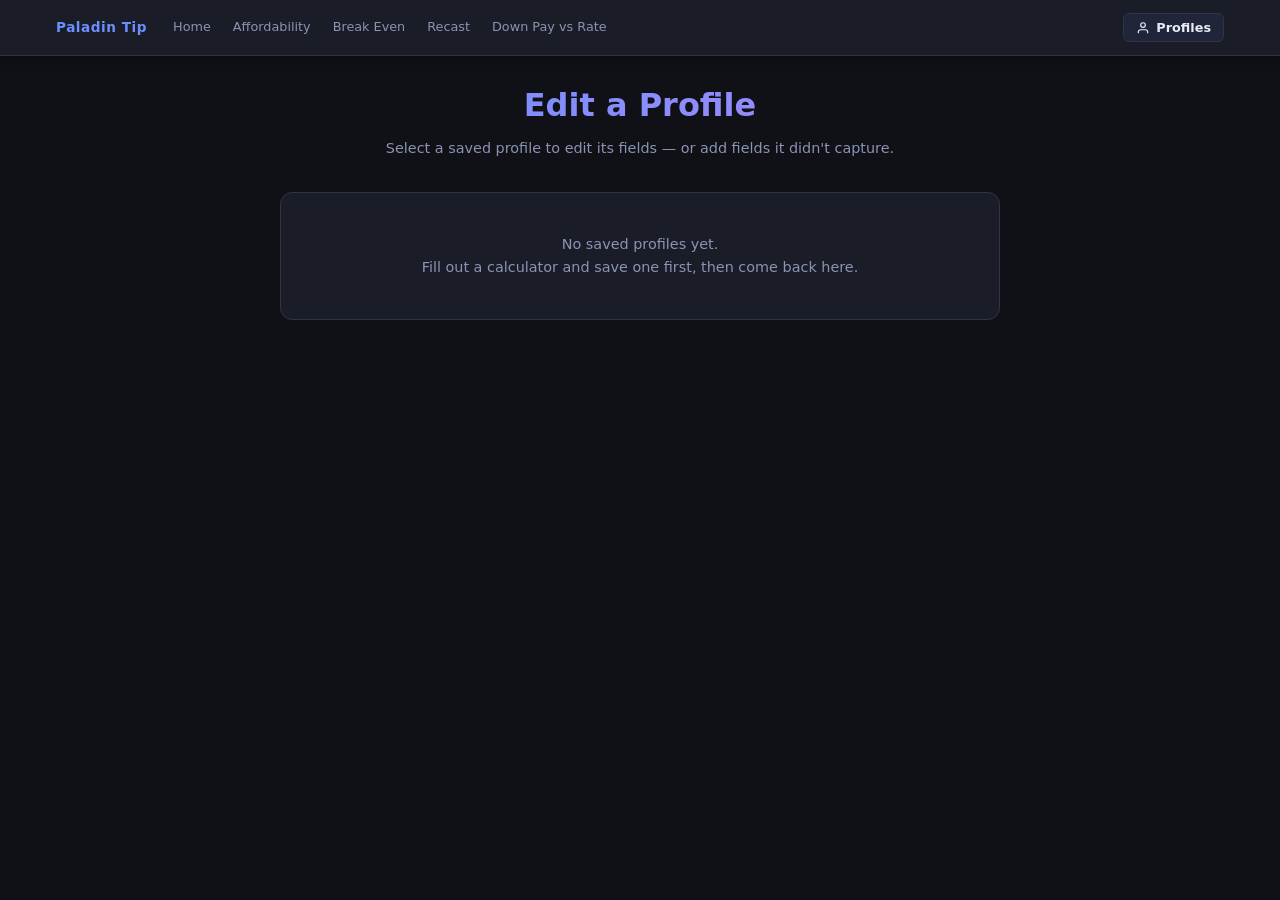
<file: v2/profile-edit.html>
<!DOCTYPE html>
<html lang="en">
<head>
  <meta charset="UTF-8" />
  <meta name="viewport" content="width=device-width, initial-scale=1.0" />
  <title>Edit Profile · Paladin Tip</title>
  <script src="profile-manager.js"></script>
  <script src="nav.js"></script>
  <link rel="stylesheet" href="shared.css" />
  <style>
    /* ── Back link ──────────────────────────────────────────────── */
    .editor-back {
      margin-bottom: 6px;
    }
    .editor-back a {
      color: var(--muted);
      text-decoration: none;
      font-size: .85rem;
      font-weight: 500;
      transition: color .15s;
    }
    .editor-back a:hover { color: var(--accent); }

    /* ── Field label helpers ────────────────────────────────────── */
    .field-hint {
      color: var(--muted);
      font-weight: 400;
      font-size: .74rem;
      margin-left: 3px;
    }
    .field-tag {
      background: rgba(167,139,250,.15);
      color: var(--accent2);
      font-size: .64rem;
      font-weight: 700;
      padding: 1px 5px;
      border-radius: 4px;
      letter-spacing: .05em;
      text-transform: uppercase;
      margin-left: 4px;
      vertical-align: middle;
    }

    /* ── Profile selector cards ─────────────────────────────────── */
    .profile-select-card {
      display: flex;
      align-items: center;
      background: var(--surface);
      border: 1px solid var(--border);
      border-radius: var(--radius);
      padding: 14px 18px;
      text-decoration: none;
      color: var(--text);
      transition: border-color .15s, background .15s;
    }
    .profile-select-card:hover {
      border-color: var(--accent);
      background: #1f2336;
    }
    .psc-info { flex: 1; min-width: 0; }
    .psc-name { font-size: .95rem; font-weight: 600; }
    .psc-meta { font-size: .78rem; color: var(--muted); margin-top: 3px; }
    .psc-arrow { color: var(--accent); font-size: 1.1rem; margin-left: 12px; flex-shrink: 0; }

    /* ── Custom fields ──────────────────────────────────────────── */
    .custom-field-row {
      display: grid;
      grid-template-columns: 1fr 1fr auto;
      gap: 8px;
      margin-bottom: 8px;
      align-items: center;
    }
    .custom-field-row input { margin-bottom: 0; }
    .custom-remove-btn {
      background: none;
      border: 1px solid transparent;
      border-radius: var(--radius-sm);
      color: var(--muted);
      font-size: .78rem;
      padding: 8px 10px;
      cursor: pointer;
      transition: color .15s, border-color .15s, background .15s;
    }
    .custom-remove-btn:hover {
      color: var(--red);
      border-color: rgba(239,68,68,.3);
      background: rgba(239,68,68,.08);
      opacity: 1;
    }
    .custom-add-form {
      display: grid;
      grid-template-columns: 1fr 1fr auto;
      gap: 8px;
      margin-top: 14px;
      padding-top: 14px;
      border-top: 1px solid var(--border);
      align-items: center;
    }
    .custom-add-form input { margin-bottom: 0; }
    .custom-add-btn {
      padding: 9px 14px;
      font-size: .88rem;
      white-space: nowrap;
    }
    .no-custom {
      font-size: .82rem;
      color: var(--muted);
      text-align: center;
      padding: 10px 0 4px;
    }
    @media (max-width: 500px) {
      .custom-field-row,
      .custom-add-form { grid-template-columns: 1fr 1fr auto; }
    }

    /* ── Editor action bar ──────────────────────────────────────── */
    .editor-actions {
      display: flex;
      gap: 12px;
      align-items: center;
      flex-wrap: wrap;
      padding-bottom: 20px;
    }
    .btn-save {
      padding: 11px 28px;
      font-size: .95rem;
    }
    .btn-danger {
      background: rgba(239,68,68,.12);
      border: 1px solid rgba(239,68,68,.28);
      color: var(--red);
      padding: 10px 20px;
      font-size: .88rem;
    }
    .btn-danger:hover {
      background: rgba(239,68,68,.22);
      opacity: 1;
    }

    /* ── Empty / not-found states ───────────────────────────────── */
    .empty-state {
      text-align: center;
      color: var(--muted);
      font-size: .9rem;
      padding: 40px 20px;
      background: var(--surface);
      border: 1px solid var(--border);
      border-radius: var(--radius);
    }
    .empty-state a { color: var(--accent); }

    /* ── datalist hint text ─────────────────────────────────────── */
    .field-sub {
      font-size: .74rem;
      color: var(--muted);
      margin-top: 4px;
    }
  </style>
</head>
<body>
  <div class="container">

    <!-- ── Profile selector (no ?id param) ──────────────────────── -->
    <div id="view-select">
      <div class="page-header">
        <h1>Edit a Profile</h1>
        <p>Select a saved profile to edit its fields — or add fields it didn't capture.</p>
      </div>
      <div id="select-list" style="display:flex;flex-direction:column;gap:.6rem;"></div>
      <div id="select-empty" hidden class="empty-state">
        No saved profiles yet.<br/>
        Fill out a calculator and save one first, then come back here.
      </div>
    </div>

    <!-- ── Edit form (?id=... param) ────────────────────────────── -->
    <div id="view-edit" hidden>

      <div class="editor-back">
        <a href="profile-edit.html">← All Profiles</a>
      </div>

      <div class="page-header" style="text-align:left;margin-bottom:20px;">
        <h1 id="editor-title">Edit Profile</h1>
      </div>

      <!-- Profile name -->
      <div class="card">
        <div class="card-title">Profile</div>
        <div class="field">
          <label for="f-name">Profile Name</label>
          <input type="text" id="f-name"
            placeholder="e.g. First-time buyer 7% rate"
            maxlength="60" autocomplete="off" />
        </div>
      </div>

      <!-- Borrower -->
      <div class="card">
        <div class="card-title">Borrower</div>
        <div class="grid-2">
          <div class="field">
            <label for="f-income">Gross Monthly Income<span class="field-hint">$/mo</span></label>
            <input type="number" id="f-income" placeholder="not set" min="0" step="100" />
          </div>
          <div class="field">
            <label for="f-debts">Monthly Debt Payments<span class="field-hint">$/mo</span></label>
            <input type="number" id="f-debts" placeholder="not set" min="0" step="100" />
          </div>
          <div class="field">
            <label for="f-savings">Total Savings<span class="field-hint">$</span></label>
            <input type="number" id="f-savings" placeholder="not set" min="0" step="1000" />
          </div>
          <div class="field">
            <label for="f-rent">
              Current Monthly Rent<span class="field-hint">$/mo</span>
              <span class="field-tag">Break Even</span>
            </label>
            <input type="number" id="f-rent" placeholder="not set" min="0" step="100" />
          </div>
        </div>
      </div>

      <!-- Property -->
      <div class="card">
        <div class="card-title">Property</div>
        <div class="grid-2">
          <div class="field">
            <label for="f-homePrice">Home Price<span class="field-hint">$</span></label>
            <input type="number" id="f-homePrice" placeholder="not set" min="0" step="5000" />
          </div>
          <div class="field">
            <label for="f-taxRate">Property Tax Rate<span class="field-hint">%/yr</span></label>
            <input type="number" id="f-taxRate" placeholder="not set" min="0" step="0.01" />
          </div>
          <div class="field">
            <label for="f-insuranceAnnual">Home Insurance<span class="field-hint">$/yr</span></label>
            <input type="number" id="f-insuranceAnnual" placeholder="not set" min="0" step="100" />
          </div>
          <div class="field">
            <label for="f-hoa">HOA<span class="field-hint">$/mo</span></label>
            <input type="number" id="f-hoa" placeholder="not set" min="0" step="25" />
          </div>
        </div>
      </div>

      <!-- Loan -->
      <div class="card">
        <div class="card-title">Loan</div>
        <div class="grid-2">
          <div class="field">
            <label for="f-rate">Interest Rate<span class="field-hint">%/yr</span></label>
            <input type="number" id="f-rate" placeholder="not set" min="0" max="30" step="0.001" />
          </div>
          <div class="field">
            <label for="f-loanType">Loan Type</label>
            <select id="f-loanType">
              <option value="">(not set)</option>
              <option value="conventional">Conventional</option>
              <option value="fha">FHA</option>
              <option value="va">VA</option>
              <option value="usda">USDA</option>
            </select>
          </div>
          <div class="field">
            <label for="f-loanTermMonths">Loan Term<span class="field-hint">months</span></label>
            <input type="number" id="f-loanTermMonths"
              placeholder="e.g. 360" min="1" step="1"
              list="term-datalist" />
            <datalist id="term-datalist">
              <option value="84">7 yr</option>
              <option value="180">15 yr</option>
              <option value="240">20 yr</option>
              <option value="360">30 yr</option>
            </datalist>
            <div class="field-sub">84 = 7yr · 180 = 15yr · 240 = 20yr · 360 = 30yr</div>
          </div>
          <div class="field">
            <label for="f-downPct">Down Payment<span class="field-hint">%</span></label>
            <input type="number" id="f-downPct" placeholder="not set" min="0" max="100" step="0.1" />
          </div>
          <div class="field">
            <label for="f-downAmt">Down Payment Amount<span class="field-hint">$</span></label>
            <input type="number" id="f-downAmt" placeholder="not set" min="0" step="1000" />
          </div>
          <div class="field">
            <label for="f-closingPct">Closing Cost<span class="field-hint">% of price</span></label>
            <input type="number" id="f-closingPct" placeholder="not set" min="0" step="0.1" />
          </div>
        </div>
      </div>

      <!-- Custom / extra fields -->
      <div class="card">
        <div class="card-title">Custom Fields</div>
        <p style="font-size:.82rem;color:var(--muted);margin-bottom:12px;">
          Store any extra values with this profile — notes, assumptions, or fields
          specific to your situation.
        </p>
        <div id="custom-fields-list"></div>
        <div class="custom-add-form">
          <input type="text" id="custom-key" placeholder="Field name" maxlength="40" autocomplete="off" />
          <input type="text" id="custom-val" placeholder="Value" maxlength="80" autocomplete="off" />
          <button type="button" class="custom-add-btn" id="custom-add-btn">Add</button>
        </div>
      </div>

      <!-- Action buttons -->
      <div class="editor-actions">
        <button class="btn-save" id="save-btn">Save Changes</button>
        <button class="btn-danger" id="delete-btn">Delete Profile</button>
      </div>

    </div><!-- /view-edit -->
  </div><!-- /container -->

  <script>
  (function () {
    const PM = window.ProfileManager;

    const CATALOG_KEYS = new Set([
      'id', 'name', 'createdAt',
      'income', 'debts', 'savings', 'rent',
      'homePrice', 'taxRate', 'insuranceAnnual', 'hoa',
      'rate', 'loanType', 'loanTermMonths', 'downPct', 'downAmt', 'closingPct',
    ]);

    const NUMBER_FIELDS = [
      'income', 'debts', 'savings', 'rent',
      'homePrice', 'taxRate', 'insuranceAnnual', 'hoa',
      'rate', 'loanTermMonths', 'downPct', 'downAmt', 'closingPct',
    ];

    let currentProfile = null;
    let customFields = [];

    /* ── Utilities ─────────────────────────────────────────────── */

    function escHtml(str) {
      return String(str || '')
        .replace(/&/g, '&amp;').replace(/</g, '&lt;')
        .replace(/>/g, '&gt;').replace(/"/g, '&quot;');
    }

    function fmtDate(iso) {
      try {
        return new Date(iso).toLocaleDateString(undefined, { month: 'short', day: 'numeric', year: 'numeric' });
      } catch { return ''; }
    }

    function showToast(msg, isError) {
      const existing = document.querySelector('.profile-toast');
      if (existing) existing.remove();
      const t = document.createElement('div');
      t.className = 'profile-toast';
      const color = isError ? 'var(--red)' : 'var(--green)';
      t.style.borderColor = color;
      t.innerHTML = `<span class="toast-dot" style="background:${color}"></span>${escHtml(msg)}`;
      document.body.appendChild(t);
      setTimeout(() => t.remove(), 3000);
    }

    /* ── Profile selector view ─────────────────────────────────── */

    function renderSelector() {
      const profiles = PM.listProfiles();
      const list = document.getElementById('select-list');
      const empty = document.getElementById('select-empty');

      if (profiles.length === 0) {
        list.style.display = 'none';
        empty.hidden = false;
        return;
      }

      list.style.display = '';
      empty.hidden = true;

      list.innerHTML = profiles.map(p => {
        const price = p.homePrice ? `$${Math.round(p.homePrice).toLocaleString()}` : '';
        const rate  = p.rate      ? `${(+p.rate).toFixed(3)}%` : '';
        const date  = fmtDate(p.createdAt);
        const meta  = [price, rate, date].filter(Boolean).join(' · ');
        return `<a class="profile-select-card" href="profile-edit.html?id=${encodeURIComponent(p.id)}">
          <div class="psc-info">
            <div class="psc-name">${escHtml(p.name)}</div>
            ${meta ? `<div class="psc-meta">${meta}</div>` : ''}
          </div>
          <span class="psc-arrow">→</span>
        </a>`;
      }).join('');
    }

    /* ── Editor view ───────────────────────────────────────────── */

    function loadEditor(id) {
      const profile = PM.loadProfile(id);
      if (!profile) {
        location.href = 'profile-edit.html';
        return;
      }
      currentProfile = profile;

      document.getElementById('view-select').hidden = true;
      document.getElementById('view-edit').hidden = false;
      document.title = `Edit: ${profile.name} · Paladin Tip`;
      document.getElementById('editor-title').textContent = `Edit: ${profile.name}`;

      // Populate name
      document.getElementById('f-name').value = profile.name || '';

      // Populate all catalog number/text inputs
      NUMBER_FIELDS.forEach(key => {
        const el = document.getElementById('f-' + key);
        if (!el) return;
        const v = profile[key];
        el.value = (v !== undefined && v !== null) ? v : '';
      });

      // loanType select
      const ltEl = document.getElementById('f-loanType');
      ltEl.value = profile.loanType || '';

      // Collect custom fields (keys not in catalog)
      customFields = [];
      Object.keys(profile).forEach(key => {
        if (!CATALOG_KEYS.has(key)) {
          customFields.push({ key, val: String(profile[key]) });
        }
      });
      renderCustomFields();
    }

    function renderCustomFields() {
      const list = document.getElementById('custom-fields-list');

      if (customFields.length === 0) {
        list.innerHTML = '<p class="no-custom">No custom fields yet.</p>';
        return;
      }

      list.innerHTML = customFields.map((cf, i) => `
        <div class="custom-field-row" data-idx="${i}">
          <input type="text" class="cf-key" value="${escHtml(cf.key)}"
            placeholder="field name" maxlength="40" />
          <input type="text" class="cf-val" value="${escHtml(cf.val)}"
            placeholder="value" maxlength="200" />
          <button type="button" class="custom-remove-btn" data-idx="${i}" title="Remove field">✕</button>
        </div>
      `).join('');

      list.querySelectorAll('.cf-key').forEach((el, i) => {
        el.addEventListener('input', () => { customFields[i].key = el.value; });
      });
      list.querySelectorAll('.cf-val').forEach((el, i) => {
        el.addEventListener('input', () => { customFields[i].val = el.value; });
      });
      list.querySelectorAll('.custom-remove-btn').forEach(btn => {
        btn.addEventListener('click', () => {
          customFields.splice(+btn.dataset.idx, 1);
          renderCustomFields();
        });
      });
    }

    function collectProfile() {
      const name = document.getElementById('f-name').value.trim();
      if (!name) return null;

      const updated = {
        id:        currentProfile.id,
        name,
        createdAt: currentProfile.createdAt,
      };

      NUMBER_FIELDS.forEach(key => {
        const el = document.getElementById('f-' + key);
        if (!el) return;
        const v = el.value.trim();
        if (v !== '') updated[key] = +v;
      });

      const lt = document.getElementById('f-loanType').value;
      if (lt) updated.loanType = lt;

      customFields.forEach(({ key, val }) => {
        const k = (key || '').trim();
        const v = (val || '').trim();
        if (!k || !v) return;
        if (CATALOG_KEYS.has(k)) return; // guard: don't shadow catalog fields
        updated[k] = isNaN(+v) || v === '' ? v : +v;
      });

      return updated;
    }

    /* ── Event wiring ──────────────────────────────────────────── */

    document.getElementById('save-btn').addEventListener('click', () => {
      const nameEl = document.getElementById('f-name');
      if (!nameEl.value.trim()) {
        nameEl.focus();
        nameEl.style.borderColor = 'var(--red)';
        setTimeout(() => (nameEl.style.borderColor = ''), 1200);
        return;
      }
      const profile = collectProfile();
      if (!profile) return;
      PM.saveProfile(profile);
      currentProfile = profile;
      document.title = `Edit: ${profile.name} · Paladin Tip`;
      document.getElementById('editor-title').textContent = `Edit: ${profile.name}`;
      showToast(`Profile "${profile.name}" saved`);
    });

    document.getElementById('delete-btn').addEventListener('click', () => {
      if (!currentProfile) return;
      if (!confirm(`Delete profile "${currentProfile.name}"? This cannot be undone.`)) return;
      PM.deleteProfile(currentProfile.id);
      location.href = 'profile-edit.html';
    });

    document.getElementById('custom-add-btn').addEventListener('click', addCustomField);

    function addCustomField() {
      const keyEl = document.getElementById('custom-key');
      const valEl = document.getElementById('custom-val');
      const key = keyEl.value.trim();
      const val = valEl.value.trim();

      if (!key) {
        keyEl.focus();
        keyEl.style.borderColor = 'var(--red)';
        setTimeout(() => (keyEl.style.borderColor = ''), 1200);
        return;
      }
      if (CATALOG_KEYS.has(key)) {
        alert(`"${key}" is a standard profile field — edit it in the section above.`);
        keyEl.focus();
        return;
      }

      customFields.push({ key, val });
      keyEl.value = '';
      valEl.value = '';
      keyEl.focus();
      renderCustomFields();
    }

    document.getElementById('custom-key').addEventListener('keydown', e => {
      if (e.key === 'Enter') document.getElementById('custom-val').focus();
    });
    document.getElementById('custom-val').addEventListener('keydown', e => {
      if (e.key === 'Enter') addCustomField();
    });

    /* ── Init ──────────────────────────────────────────────────── */

    const params = new URLSearchParams(location.search);
    const profileId = params.get('id');

    if (profileId) {
      loadEditor(profileId);
    } else {
      renderSelector();
    }

  })();
  </script>
</body>
</html>
</file>
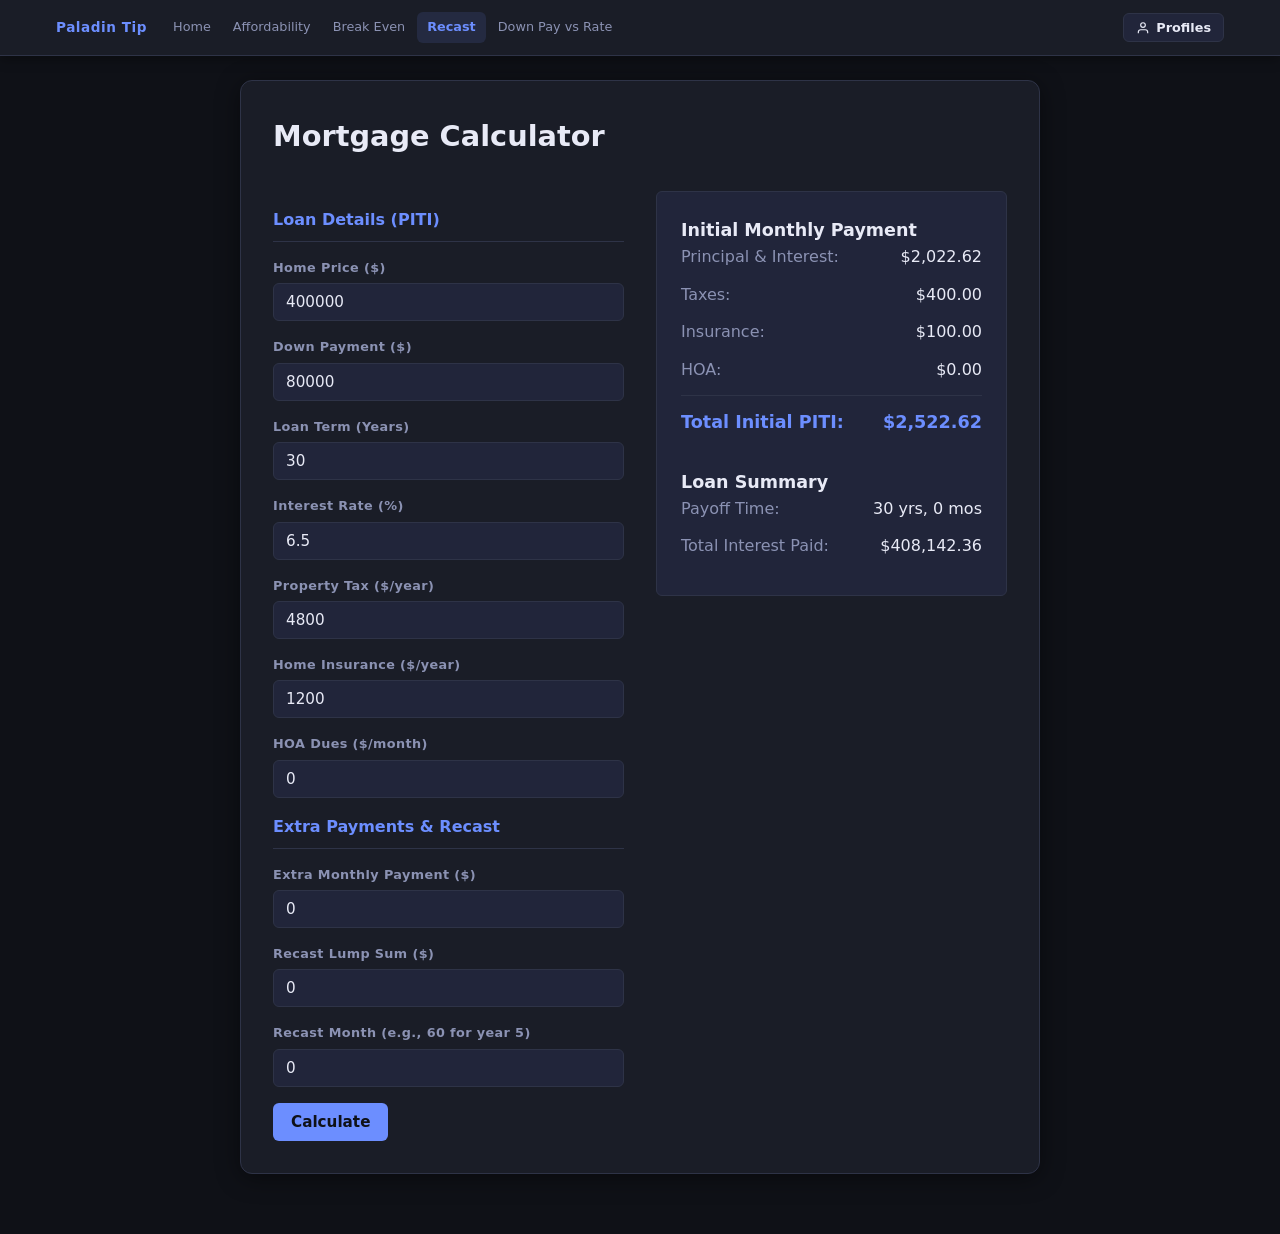
<file: v2/recast-calculator.html>
<!DOCTYPE html>
<html lang="en">
  <head>
    <meta charset="UTF-8" />
    <meta name="viewport" content="width=device-width, initial-scale=1.0" />
    <title>PITI & Recast Mortgage Calculator</title>
    <script src="profile-manager.js"></script>
    <script src="nav.js"></script>
    <link rel="stylesheet" href="shared.css" />
    <style>
      body {
        display: flex;
        justify-content: center;
      }
      .recast-container {
        background: var(--surface);
        padding: 2rem;
        border-radius: var(--radius);
        box-shadow: var(--shadow);
        border: 1px solid var(--border);
        max-width: 800px;
        width: 100%;
        display: grid;
        grid-template-columns: 1fr 1fr;
        gap: 2rem;
        align-self: start;
      }
      @media (max-width: 768px) {
        .recast-container { grid-template-columns: 1fr; }
      }
      h1, h2, h3 { grid-column: 1 / -1; margin-top: 0; }
      h1 { color: var(--text); }
    </style>
  </head>
  <body>
    <div class="recast-container">
      <h1>Mortgage Calculator</h1>

      <form id="mortgage-form" style="display: contents">
        <!-- Input Section -->
        <div>
          <div class="section-title">Loan Details (PITI)</div>
          <div class="form-group">
            <label>Home Price ($)</label>
            <input type="number" name="homePrice" id="homePrice" value="400000" />
          </div>
          <div class="form-group">
            <label>Down Payment ($)</label>
            <input type="number" name="downPayment" id="downPayment" value="80000" />
          </div>
          <div class="form-group">
            <label>Loan Term (Years)</label>
            <input type="number" name="loanTerm" id="loanTerm" value="30" />
          </div>
          <div class="form-group">
            <label>Interest Rate (%)</label>
            <input type="number" step="0.01" name="interestRate" id="interestRate" value="6.5" />
          </div>
          <div class="form-group">
            <label>Property Tax ($/year)</label>
            <input type="number" name="propertyTax" id="propertyTax" value="4800" />
          </div>
          <div class="form-group">
            <label>Home Insurance ($/year)</label>
            <input type="number" name="homeInsurance" id="homeInsurance" value="1200" />
          </div>
          <div class="form-group">
            <label>HOA Dues ($/month)</label>
            <input type="number" name="hoa" id="hoa" value="0" />
          </div>

          <div class="section-title">Extra Payments & Recast</div>
          <div class="form-group">
            <label>Extra Monthly Payment ($)</label>
            <input type="number" name="extraPayment" id="extraPayment" value="0" />
          </div>
          <div class="form-group">
            <label>Recast Lump Sum ($)</label>
            <input type="number" name="recastAmount" id="recastAmount" value="0" />
          </div>
          <div class="form-group">
            <label>Recast Month (e.g., 60 for year 5)</label>
            <input type="number" name="recastMonth" id="recastMonth" value="0" />
          </div>

          <button type="button" onclick="calculateMortgage()" style="grid-column:1/-1">Calculate</button>
        </div>
      </form>

      <!-- Results Section -->
      <div>
        <div class="results">
          <h3>Initial Monthly Payment</h3>
          <div class="result-row">
            <span>Principal & Interest:</span>
            <span id="res-pi">$0.00</span>
          </div>
          <div class="result-row">
            <span>Taxes:</span>
            <span id="res-tax">$0.00</span>
          </div>
          <div class="result-row">
            <span>Insurance:</span>
            <span id="res-ins">$0.00</span>
          </div>
          <div class="result-row">
            <span>HOA:</span>
            <span id="res-hoa">$0.00</span>
          </div>
          <div class="result-row total">
            <span>Total Initial PITI:</span>
            <span id="res-piti">$0.00</span>
          </div>

          <h3 style="margin-top: 2rem">Loan Summary</h3>
          <div class="result-row">
            <span>Payoff Time:</span>
            <span id="res-payoff">0 months</span>
          </div>
          <div class="result-row">
            <span>Total Interest Paid:</span>
            <span id="res-total-interest">$0.00</span>
          </div>

          <div id="recast-results" style="display: none; margin-top: 2rem">
            <h3>Post-Recast Details</h3>
            <div class="result-row">
              <span>New P&I Payment:</span>
              <span id="res-recast-pi">$0.00</span>
            </div>
            <div class="result-row total">
              <span>New Total PITI:</span>
              <span id="res-recast-piti">$0.00</span>
            </div>
          </div>
        </div>
      </div>
    </div>

    <!-- Form State Sync Script -->
    <script src="form-state-url.js"></script>

    <!-- Calculation Logic -->
    <script>
      const formatCurrency = (num) =>
        new Intl.NumberFormat('en-US', {
          style: 'currency',
          currency: 'USD',
        }).format(num);

      function calcPI(principal, ratePerPeriod, periods) {
        if (ratePerPeriod === 0) return principal / periods;
        return (
          (principal * ratePerPeriod * Math.pow(1 + ratePerPeriod, periods)) /
          (Math.pow(1 + ratePerPeriod, periods) - 1)
        );
      }

      function calculateMortgage() {
        // Get Inputs
        const homePrice = parseFloat(document.getElementById('homePrice').value) || 0;
        const downPayment = parseFloat(document.getElementById('downPayment').value) || 0;
        const loanTermYears = parseFloat(document.getElementById('loanTerm').value) || 0;
        const interestRate = parseFloat(document.getElementById('interestRate').value) || 0;
        const propertyTaxYear = parseFloat(document.getElementById('propertyTax').value) || 0;
        const homeInsuranceYear = parseFloat(document.getElementById('homeInsurance').value) || 0;
        const hoa = parseFloat(document.getElementById('hoa').value) || 0;
        
        const extraPayment = parseFloat(document.getElementById('extraPayment').value) || 0;
        const recastAmount = parseFloat(document.getElementById('recastAmount').value) || 0;
        const recastMonth = parseInt(document.getElementById('recastMonth').value) || 0;

        // Base Calculations
        let principal = homePrice - downPayment;
        const monthlyRate = interestRate / 100 / 12;
        const totalMonths = loanTermYears * 12;
        
        const monthlyTax = propertyTaxYear / 12;
        const monthlyIns = homeInsuranceYear / 12;
        
        const initialPI = calcPI(principal, monthlyRate, totalMonths);
        const initialPITI = initialPI + monthlyTax + monthlyIns + hoa;

        // Display Initial Setup
        document.getElementById('res-pi').innerText = formatCurrency(initialPI);
        document.getElementById('res-tax').innerText = formatCurrency(monthlyTax);
        document.getElementById('res-ins').innerText = formatCurrency(monthlyIns);
        document.getElementById('res-hoa').innerText = formatCurrency(hoa);
        document.getElementById('res-piti').innerText = formatCurrency(initialPITI);

        // Amortization Loop
        let balance = principal;
        let totalInterest = 0;
        let monthsElapsed = 0;
        let currentPI = initialPI;
        let newRecastPI = 0;

        for (let m = 1; m <= totalMonths; m++) {
          if (balance <= 0) break;

          monthsElapsed++;

          // Apply Recast
          if (m === recastMonth && recastAmount > 0) {
            balance -= recastAmount;
            if (balance < 0) balance = 0;
            // Recalculate PI for remaining term
            const remainingMonths = totalMonths - m + 1;
            currentPI = calcPI(balance, monthlyRate, remainingMonths);
            newRecastPI = currentPI;
          }

          let interestForMonth = balance * monthlyRate;
          totalInterest += interestForMonth;

          let principalForMonth = currentPI - interestForMonth + extraPayment;
          
          if (principalForMonth > balance) {
            principalForMonth = balance;
          }

          balance -= principalForMonth;
        }

        // Display Totals
        const years = Math.floor(monthsElapsed / 12);
        const months = monthsElapsed % 12;
        document.getElementById('res-payoff').innerText = `${years} yrs, ${months} mos`;
        document.getElementById('res-total-interest').innerText = formatCurrency(totalInterest);

        // Display Recast Info if applicable
        const recastDiv = document.getElementById('recast-results');
        if (recastAmount > 0 && newRecastPI > 0) {
          recastDiv.style.display = 'block';
          document.getElementById('res-recast-pi').innerText = formatCurrency(newRecastPI);
          document.getElementById('res-recast-piti').innerText = formatCurrency(newRecastPI + monthlyTax + monthlyIns + hoa);
        } else {
          recastDiv.style.display = 'none';
        }
      }

      // Initial calculation on load
      window.onload = () => {
        // Slight delay to allow form-state-url.js to populate fields if needed
        setTimeout(calculateMortgage, 100);
      };
      
      // Calculate whenever inputs change
      document.getElementById('mortgage-form').addEventListener('input', calculateMortgage);
    </script>
  </body>
</html>
</file>
<file: v2/shared.css>
/* ── Reset & Tokens ───────────────────────────────────────────── */
*, *::before, *::after { box-sizing: border-box; margin: 0; padding: 0; }

:root {
  --bg:        #0f1117;
  --surface:   #1a1d27;
  --surface2:  #21253a;
  --border:    #2e3347;
  --accent:    #6c8eff;
  --accent2:   #a78bfa;
  --text:      #e8eaf6;
  --muted:     #8b92b3;
  --green:     #22c55e;
  --yellow:    #eab308;
  --red:       #ef4444;
  --radius:    12px;
  --radius-sm: 6px;
  --shadow:    0 4px 24px rgba(0,0,0,.45);
  --font:      'Segoe UI', system-ui, sans-serif;
  --nav-height: 56px;
}

/* ── Base ─────────────────────────────────────────────────────── */
body {
  background: var(--bg);
  color: var(--text);
  font-family: var(--font);
  font-size: 15px;
  line-height: 1.6;
  min-height: 100vh;
  padding: 24px 16px 60px;
}

/* ── Nav Bar (injected by nav.js) ─────────────────────────────── */
.site-nav {
  position: fixed;
  top: 0; left: 0; right: 0;
  height: var(--nav-height);
  background: var(--surface);
  border-bottom: 1px solid var(--border);
  z-index: 1000;
  box-shadow: 0 2px 12px rgba(0,0,0,.4);
}

.site-nav-inner {
  max-width: 1200px;
  margin: 0 auto;
  height: 100%;
  display: flex;
  align-items: center;
  gap: 8px;
  padding: 0 16px;
}

.site-nav-brand {
  font-size: .85rem;
  font-weight: 700;
  color: var(--accent);
  text-decoration: none;
  letter-spacing: .04em;
  flex-shrink: 0;
  white-space: nowrap;
}
.site-nav-brand:hover { color: var(--accent2); }

.site-nav-links {
  display: flex;
  align-items: center;
  gap: 2px;
  flex: 1;
  overflow-x: auto;
  padding: 0 8px;
  scrollbar-width: none;
}
.site-nav-links::-webkit-scrollbar { display: none; }

.nav-link {
  color: var(--muted);
  text-decoration: none;
  font-size: .8rem;
  font-weight: 500;
  padding: 5px 10px;
  border-radius: var(--radius-sm);
  white-space: nowrap;
  transition: color .15s, background .15s;
}
.nav-link:hover { color: var(--text); background: var(--surface2); }
.nav-link.active {
  color: var(--accent);
  background: rgba(108,142,255,.12);
  font-weight: 600;
}

.site-nav-profile {
  position: relative;
  flex-shrink: 0;
}

.profile-btn {
  display: flex;
  align-items: center;
  gap: 6px;
  background: var(--surface2);
  border: 1px solid var(--border);
  border-radius: var(--radius-sm);
  color: var(--text);
  font-size: .8rem;
  font-weight: 600;
  font-family: inherit;
  padding: 6px 12px;
  cursor: pointer;
  transition: border-color .15s, background .15s;
  white-space: nowrap;
}
.profile-btn:hover { border-color: var(--accent); background: #252a3a; }
.profile-btn .profile-count {
  display: inline-flex;
  align-items: center;
  justify-content: center;
  background: var(--accent);
  color: var(--bg);
  font-size: .68rem;
  font-weight: 700;
  border-radius: 99px;
  min-width: 18px;
  height: 18px;
  padding: 0 5px;
}

.profile-dropdown {
  position: absolute;
  top: calc(100% + 6px);
  right: 0;
  width: 280px;
  background: var(--surface);
  border: 1px solid var(--border);
  border-radius: var(--radius);
  box-shadow: var(--shadow);
  z-index: 1001;
  overflow: hidden;
}
.profile-dropdown[hidden] { display: none; }

.profile-dropdown-header {
  display: flex;
  align-items: center;
  justify-content: space-between;
  padding: 10px 14px;
  border-bottom: 1px solid var(--border);
}
.profile-dropdown-header span {
  font-size: .75rem;
  font-weight: 700;
  text-transform: uppercase;
  letter-spacing: .08em;
  color: var(--muted);
}
.profile-save-btn {
  background: rgba(108,142,255,.15);
  border: 1px solid rgba(108,142,255,.3);
  border-radius: var(--radius-sm);
  color: var(--accent);
  font-size: .75rem;
  font-weight: 600;
  font-family: inherit;
  padding: 4px 10px;
  cursor: pointer;
  transition: background .15s;
}
.profile-save-btn:hover { background: rgba(108,142,255,.25); }

.profile-list { max-height: 280px; overflow-y: auto; }

.profile-empty {
  padding: 20px 14px;
  font-size: .82rem;
  color: var(--muted);
  text-align: center;
  line-height: 1.5;
}

.profile-item {
  display: flex;
  align-items: center;
  gap: 8px;
  padding: 10px 14px;
  border-bottom: 1px solid var(--border);
  transition: background .1s;
}
.profile-item:last-child { border-bottom: none; }
.profile-item:hover { background: var(--surface2); }

.profile-item-info { flex: 1; min-width: 0; }
.profile-item-name {
  font-size: .88rem;
  font-weight: 600;
  color: var(--text);
  white-space: nowrap;
  overflow: hidden;
  text-overflow: ellipsis;
}
.profile-item-meta {
  font-size: .72rem;
  color: var(--muted);
  margin-top: 1px;
}

.profile-load-btn {
  background: rgba(108,142,255,.12);
  border: 1px solid rgba(108,142,255,.25);
  border-radius: var(--radius-sm);
  color: var(--accent);
  font-size: .72rem;
  font-weight: 600;
  font-family: inherit;
  padding: 3px 8px;
  cursor: pointer;
  flex-shrink: 0;
  transition: background .15s;
}
.profile-load-btn:hover { background: rgba(108,142,255,.22); }

.profile-edit-btn {
  display: inline-flex;
  align-items: center;
  justify-content: center;
  background: none;
  border: 1px solid transparent;
  border-radius: var(--radius-sm);
  color: var(--muted);
  font-size: .78rem;
  padding: 3px 6px;
  cursor: pointer;
  flex-shrink: 0;
  text-decoration: none;
  transition: color .15s, border-color .15s, background .15s;
}
.profile-edit-btn:hover {
  color: var(--accent);
  border-color: rgba(108,142,255,.3);
  background: rgba(108,142,255,.08);
}

.profile-delete-btn {
  background: none;
  border: 1px solid transparent;
  border-radius: var(--radius-sm);
  color: var(--muted);
  font-size: .75rem;
  font-family: inherit;
  padding: 3px 6px;
  cursor: pointer;
  flex-shrink: 0;
  transition: color .15s, border-color .15s, background .15s;
}
.profile-delete-btn:hover {
  color: var(--red);
  border-color: rgba(239,68,68,.3);
  background: rgba(239,68,68,.08);
}

/* ── Profile Modal ────────────────────────────────────────────── */
.profile-modal-overlay {
  position: fixed;
  inset: 0;
  background: rgba(0,0,0,.65);
  z-index: 2000;
  display: flex;
  align-items: center;
  justify-content: center;
  padding: 16px;
}
.profile-modal-overlay[hidden] { display: none; }

.profile-modal-box {
  background: var(--surface);
  border: 1px solid var(--border);
  border-radius: var(--radius);
  padding: 24px;
  width: 100%;
  max-width: 360px;
  box-shadow: var(--shadow);
}
.profile-modal-box h3 {
  font-size: 1rem;
  font-weight: 700;
  color: var(--text);
  margin-bottom: 6px;
}
.profile-modal-box p {
  font-size: .82rem;
  color: var(--muted);
  margin-bottom: 16px;
}
.profile-modal-input {
  width: 100%;
  background: var(--surface2);
  border: 1px solid var(--border);
  border-radius: var(--radius-sm);
  color: var(--text);
  font-size: .95rem;
  font-family: inherit;
  padding: 9px 12px;
  outline: none;
  transition: border-color .2s;
  margin-bottom: 14px;
}
.profile-modal-input:focus { border-color: var(--accent); }
.profile-modal-actions {
  display: flex;
  gap: 8px;
  justify-content: flex-end;
}
.profile-modal-actions .btn-primary {
  background: var(--accent);
  border: none;
  border-radius: var(--radius-sm);
  color: var(--bg);
  font-size: .88rem;
  font-weight: 700;
  font-family: inherit;
  padding: 8px 18px;
  cursor: pointer;
  transition: opacity .15s;
}
.profile-modal-actions .btn-primary:hover { opacity: .85; }
.profile-modal-actions .btn-ghost {
  background: none;
  border: 1px solid var(--border);
  border-radius: var(--radius-sm);
  color: var(--muted);
  font-size: .88rem;
  font-family: inherit;
  padding: 8px 14px;
  cursor: pointer;
  transition: border-color .15s, color .15s;
}
.profile-modal-actions .btn-ghost:hover { border-color: var(--accent); color: var(--text); }

/* Profile load toast */
.profile-toast {
  position: fixed;
  bottom: 24px;
  right: 24px;
  background: var(--surface);
  border: 1px solid var(--green);
  border-radius: var(--radius-sm);
  color: var(--text);
  font-size: .85rem;
  font-weight: 500;
  padding: 10px 18px;
  z-index: 3000;
  box-shadow: var(--shadow);
  display: flex;
  align-items: center;
  gap: 8px;
  animation: toastIn .2s ease;
}
@keyframes toastIn {
  from { opacity: 0; transform: translateY(8px); }
  to   { opacity: 1; transform: translateY(0); }
}
.profile-toast .toast-dot {
  width: 8px; height: 8px;
  border-radius: 50%;
  background: var(--green);
  flex-shrink: 0;
}

/* ── Page Header ──────────────────────────────────────────────── */
.page-header {
  text-align: center;
  margin-bottom: 32px;
}
.page-header h1 {
  font-size: clamp(1.4rem, 4vw, 2rem);
  font-weight: 700;
  background: linear-gradient(135deg, var(--accent), var(--accent2));
  -webkit-background-clip: text;
  -webkit-text-fill-color: transparent;
  background-clip: text;
}
.page-header p {
  color: var(--muted);
  font-size: .9rem;
  margin-top: 6px;
}

/* Legacy page headers (h1 directly in body for some pages) */
h1 {
  font-size: clamp(1.3rem, 4vw, 1.8rem);
  font-weight: 700;
}
.subtitle {
  color: var(--muted);
  font-size: .9rem;
  margin-bottom: 24px;
}

/* ── Layout Utilities ─────────────────────────────────────────── */
.layout {
  display: grid;
  grid-template-columns: 1fr 1fr;
  gap: 20px;
  max-width: 1100px;
  margin: 0 auto;
}
@media (max-width: 800px) {
  .layout { grid-template-columns: 1fr; }
}

.col { display: flex; flex-direction: column; gap: 20px; }

.container {
  max-width: 720px;
  margin: 0 auto;
  display: flex;
  flex-direction: column;
  gap: 1.5rem;
}

/* ── Cards ────────────────────────────────────────────────────── */
.card {
  background: var(--surface);
  border: 1px solid var(--border);
  border-radius: var(--radius);
  padding: 22px;
  box-shadow: var(--shadow);
}

.card-title,
.card h2 {
  font-size: .78rem;
  font-weight: 700;
  letter-spacing: .1em;
  text-transform: uppercase;
  color: var(--accent);
  margin-bottom: 18px;
  display: flex;
  align-items: center;
  gap: 8px;
}
.card-title svg { flex-shrink: 0; }

/* ── Form Controls ────────────────────────────────────────────── */
.field { margin-bottom: 14px; }
.field:last-child { margin-bottom: 0; }
.form-group {
  display: flex;
  flex-direction: column;
  margin-bottom: 1rem;
}

label {
  display: block;
  font-size: .8rem;
  font-weight: 600;
  color: var(--muted);
  margin-bottom: 5px;
  letter-spacing: .03em;
}

input[type="number"],
input[type="text"],
select {
  width: 100%;
  background: var(--surface2);
  border: 1px solid var(--border);
  border-radius: var(--radius-sm);
  color: var(--text);
  font-size: .95rem;
  font-family: inherit;
  padding: 9px 12px;
  outline: none;
  transition: border-color .2s;
}
input[type="number"]:focus,
input[type="text"]:focus,
select:focus { border-color: var(--accent); }

select { cursor: pointer; }
select option { background: var(--surface2); }

input[type="range"] {
  -webkit-appearance: none;
  appearance: none;
  width: 100%;
  height: 5px;
  background: var(--border);
  border-radius: 99px;
  outline: none;
  cursor: pointer;
  accent-color: var(--accent);
}
input[type="range"]::-webkit-slider-thumb {
  -webkit-appearance: none;
  width: 18px; height: 18px;
  border-radius: 50%;
  background: var(--accent);
  border: 2px solid var(--bg);
  box-shadow: 0 0 0 2px var(--accent);
  cursor: grab;
}
input[type="range"]:active::-webkit-slider-thumb { cursor: grabbing; }

.grid-2, .grid {
  display: grid;
  grid-template-columns: 1fr 1fr;
  gap: 12px;
}
.grid-3 {
  display: grid;
  grid-template-columns: 1fr 1fr 1fr;
  gap: 12px;
}
@media (max-width: 500px) {
  .grid-2, .grid, .grid-3 { grid-template-columns: 1fr; }
}

/* ── Buttons ──────────────────────────────────────────────────── */
button {
  background: var(--accent);
  color: var(--bg);
  border: none;
  border-radius: var(--radius-sm);
  padding: 10px 18px;
  font-size: .95rem;
  font-weight: 600;
  font-family: inherit;
  cursor: pointer;
  transition: opacity .15s;
}
button:hover { opacity: .85; }

/* ── Result Boxes ─────────────────────────────────────────────── */
.results-grid {
  display: grid;
  grid-template-columns: 1fr 1fr;
  gap: 12px;
  margin-bottom: 18px;
}

.result-box {
  background: var(--surface2);
  border: 1px solid var(--border);
  border-radius: var(--radius-sm);
  padding: 12px 14px;
}
.result-box .label {
  font-size: .72rem;
  font-weight: 700;
  letter-spacing: .07em;
  text-transform: uppercase;
  color: var(--muted);
  margin-bottom: 4px;
}
.result-box .value {
  font-size: 1.25rem;
  font-weight: 700;
  color: var(--text);
}
.result-box .value.accent { color: var(--accent); }
.result-box .value.green  { color: var(--green); }
.result-box .value.red    { color: var(--red); }
.result-box .sub {
  font-size: .75rem;
  color: var(--muted);
  margin-top: 2px;
}

/* ── Tables ───────────────────────────────────────────────────── */
table {
  width: 100%;
  border-collapse: collapse;
  font-size: .875rem;
}
thead tr { border-bottom: 1px solid var(--border); }
th {
  text-align: left;
  padding: 8px 10px;
  font-size: .75rem;
  font-weight: 600;
  text-transform: uppercase;
  letter-spacing: .06em;
  color: var(--muted);
}
td {
  padding: 8px 10px;
  color: var(--text);
  border-bottom: 1px solid var(--border);
}
tr:last-child td { border-bottom: none; }
td:last-child, th:last-child { text-align: right; }

/* ── Recast Calculator Results (light → dark conversion) ──────── */
.results {
  background: var(--surface2);
  padding: 1.5rem;
  border-radius: var(--radius-sm);
  border: 1px solid var(--border);
}
.section-title {
  font-size: 1rem;
  font-weight: 700;
  color: var(--accent);
  border-bottom: 1px solid var(--border);
  padding-bottom: .5rem;
  margin-top: 1rem;
  margin-bottom: 1rem;
}
.result-row {
  display: flex;
  justify-content: space-between;
  margin-bottom: .75rem;
  font-size: 1rem;
  color: var(--text);
}
.result-row span:first-child { color: var(--muted); }
.result-row.total {
  font-weight: 700;
  font-size: 1.1rem;
  color: var(--accent);
  border-top: 1px solid var(--border);
  padding-top: .75rem;
}
.result-row.total span:first-child { color: var(--accent); }

/* ── Details / Summary ────────────────────────────────────────── */
details {
  background: var(--surface2);
  border: 1px solid var(--border);
  border-radius: var(--radius-sm);
  padding: 0;
  overflow: hidden;
}
summary {
  cursor: pointer;
  padding: 12px 16px;
  font-size: .82rem;
  font-weight: 700;
  color: var(--muted);
  letter-spacing: .06em;
  text-transform: uppercase;
  list-style: none;
  user-select: none;
  display: flex;
  align-items: center;
  gap: 8px;
}
summary::-webkit-details-marker { display: none; }
summary .chevron { transition: transform .2s; margin-left: auto; }
details[open] summary .chevron { transform: rotate(180deg); }
.assumption-body, details .inner {
  padding: 14px 16px 16px;
  border-top: 1px solid var(--border);
}

/* ── Utilities ────────────────────────────────────────────────── */
.chip {
  display: inline-block;
  background: rgba(108,142,255,.15);
  border: 1px solid rgba(108,142,255,.3);
  color: var(--accent);
  border-radius: 99px;
  font-size: .72rem;
  font-weight: 700;
  padding: 2px 10px;
  margin-left: 8px;
  vertical-align: middle;
}

.divider {
  border: none;
  border-top: 1px solid var(--border);
  margin: 16px 0;
}

/* ── Scrollbar ────────────────────────────────────────────────── */
::-webkit-scrollbar { width: 6px; height: 6px; }
::-webkit-scrollbar-track { background: var(--bg); }
::-webkit-scrollbar-thumb { background: var(--border); border-radius: 3px; }

/* ── Responsive ───────────────────────────────────────────────── */
@media (max-width: 720px) {
  .layout { grid-template-columns: 1fr; }
}
@media print {
  .site-nav { display: none !important; }
  body { padding-top: 0 !important; background: white; color: black; }
}
</file>
